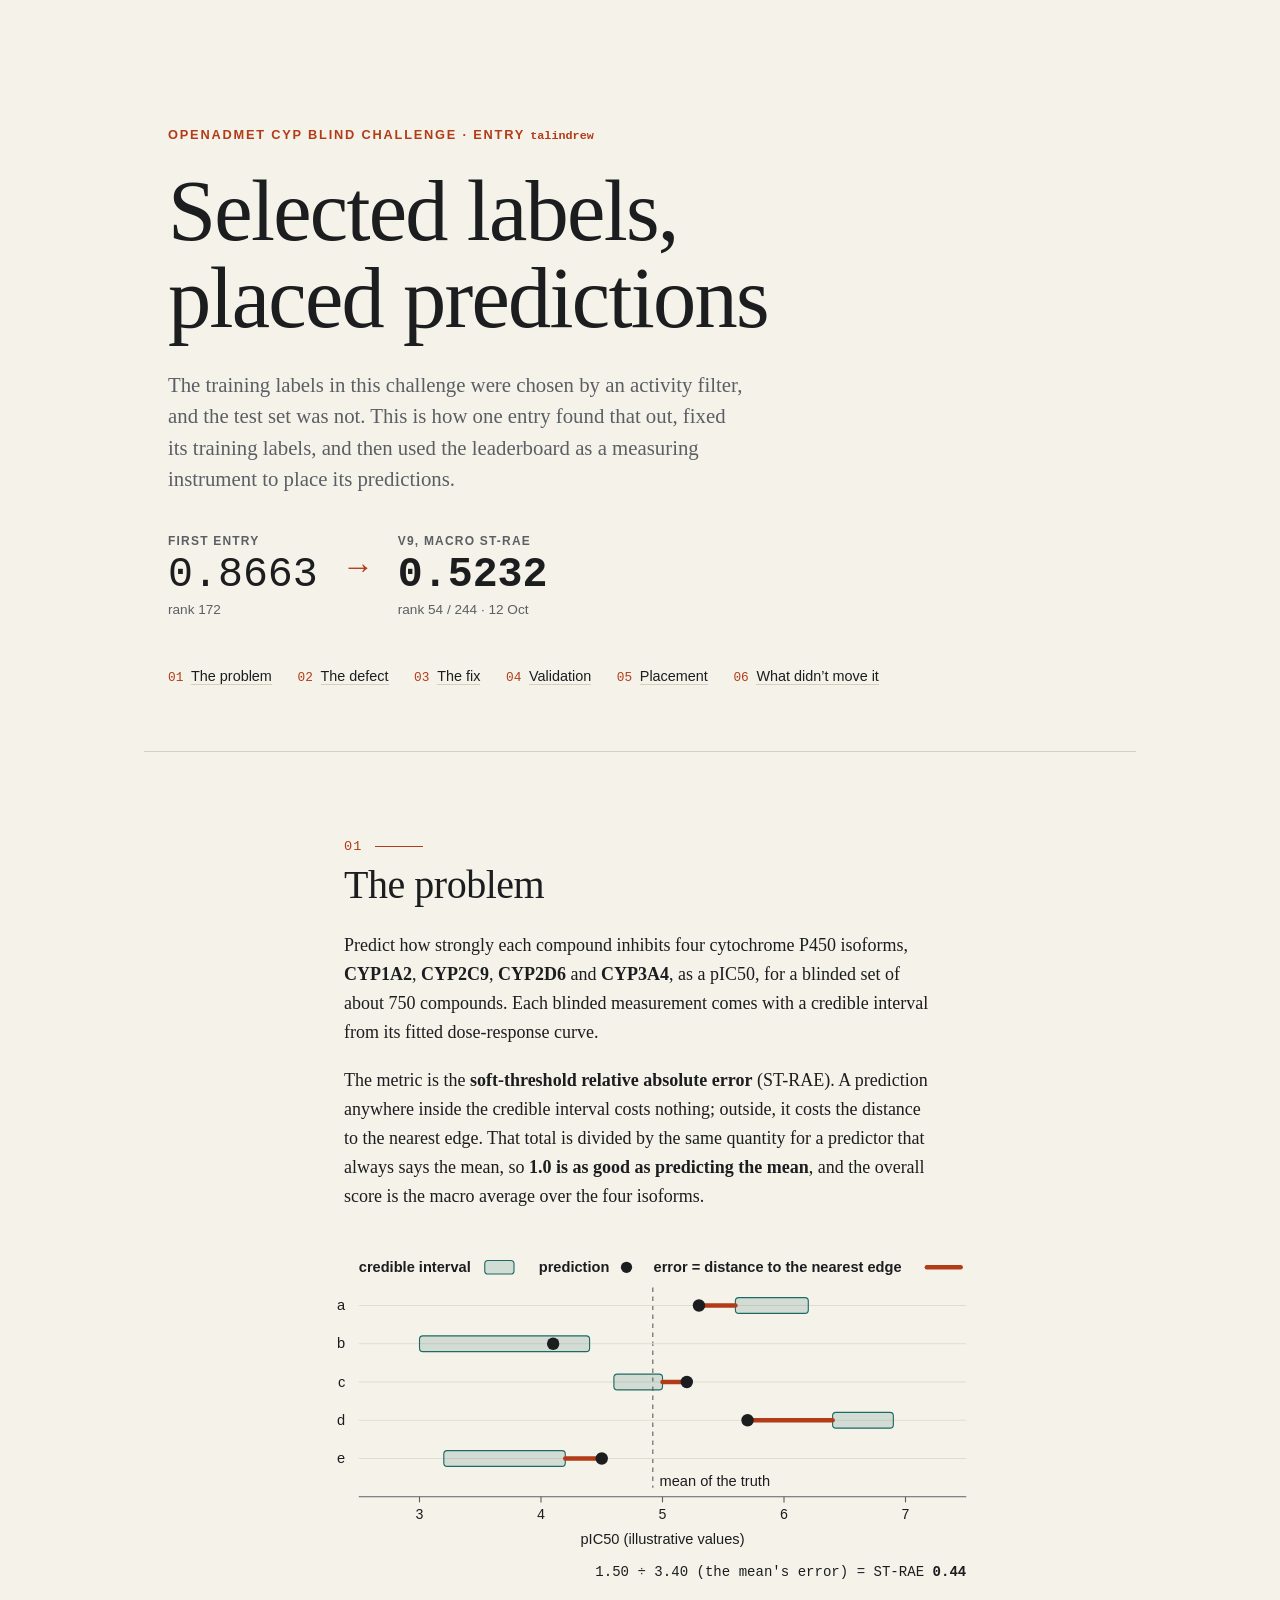
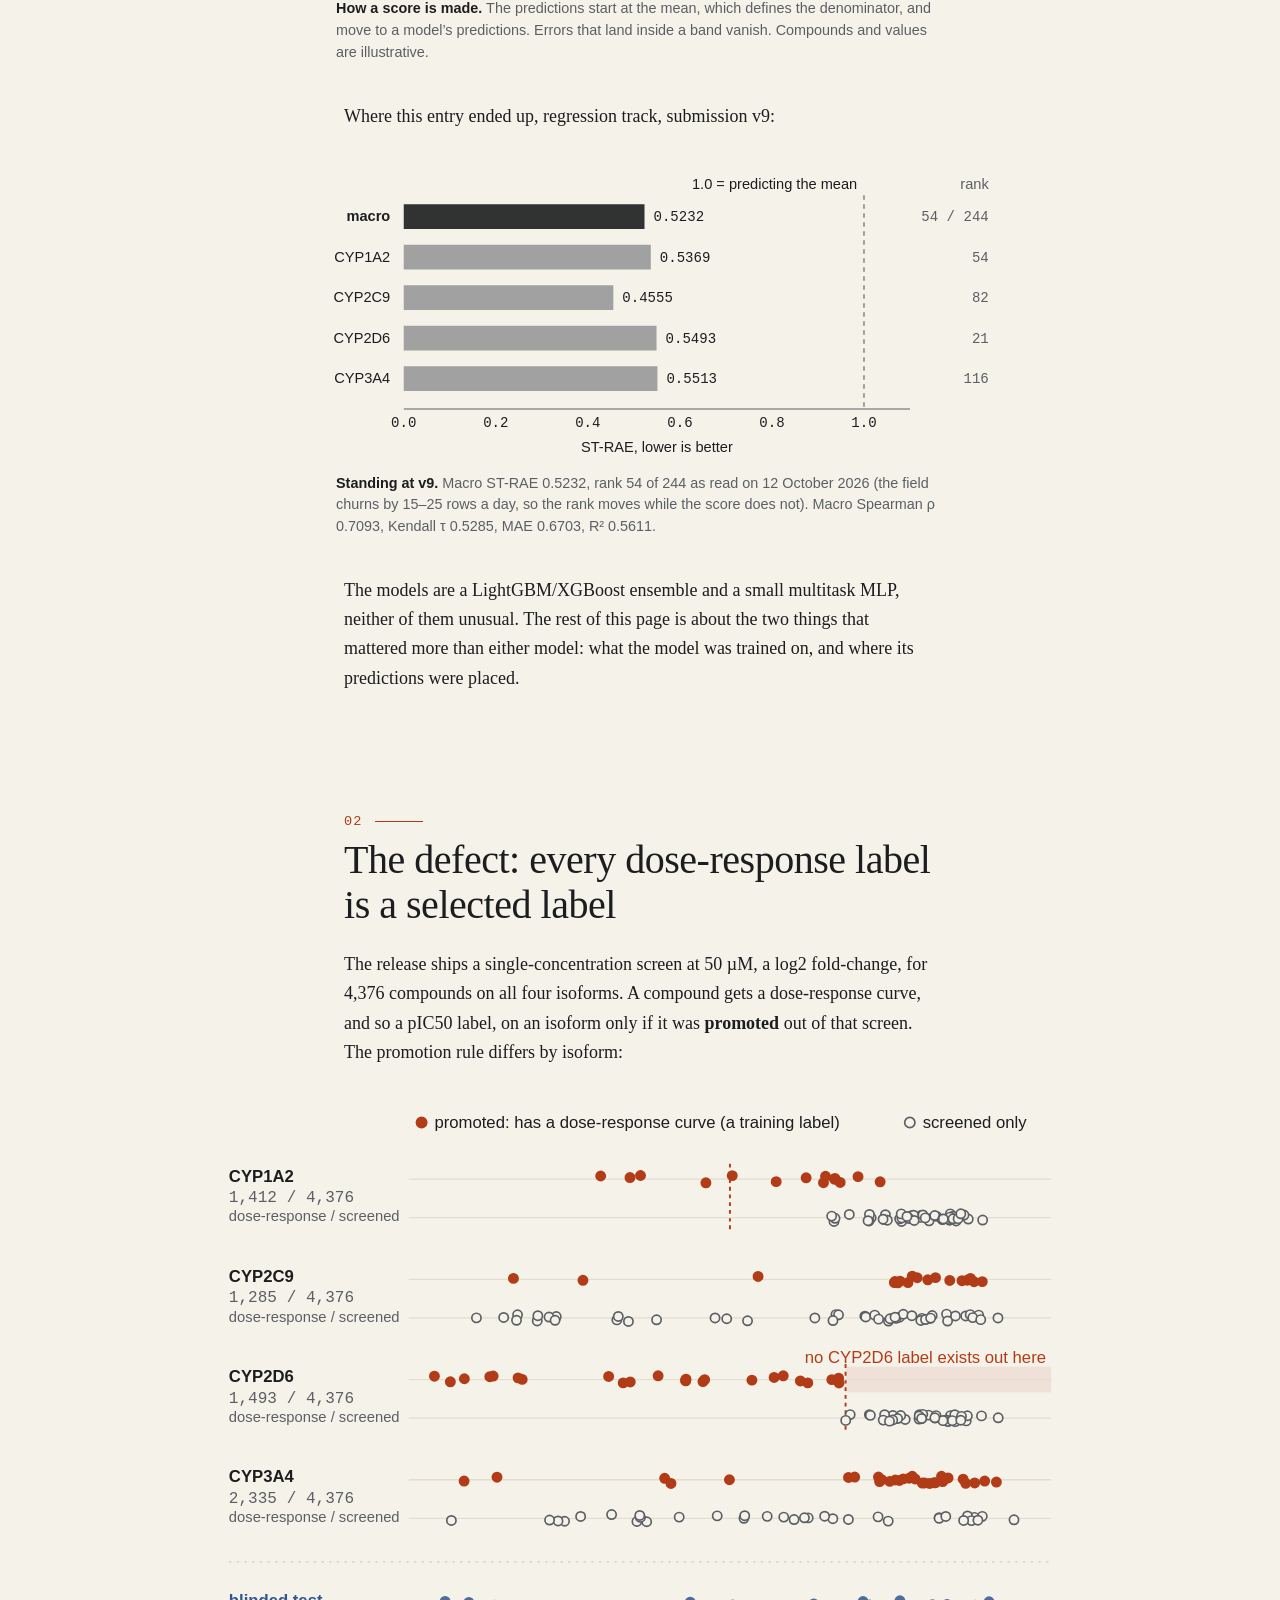
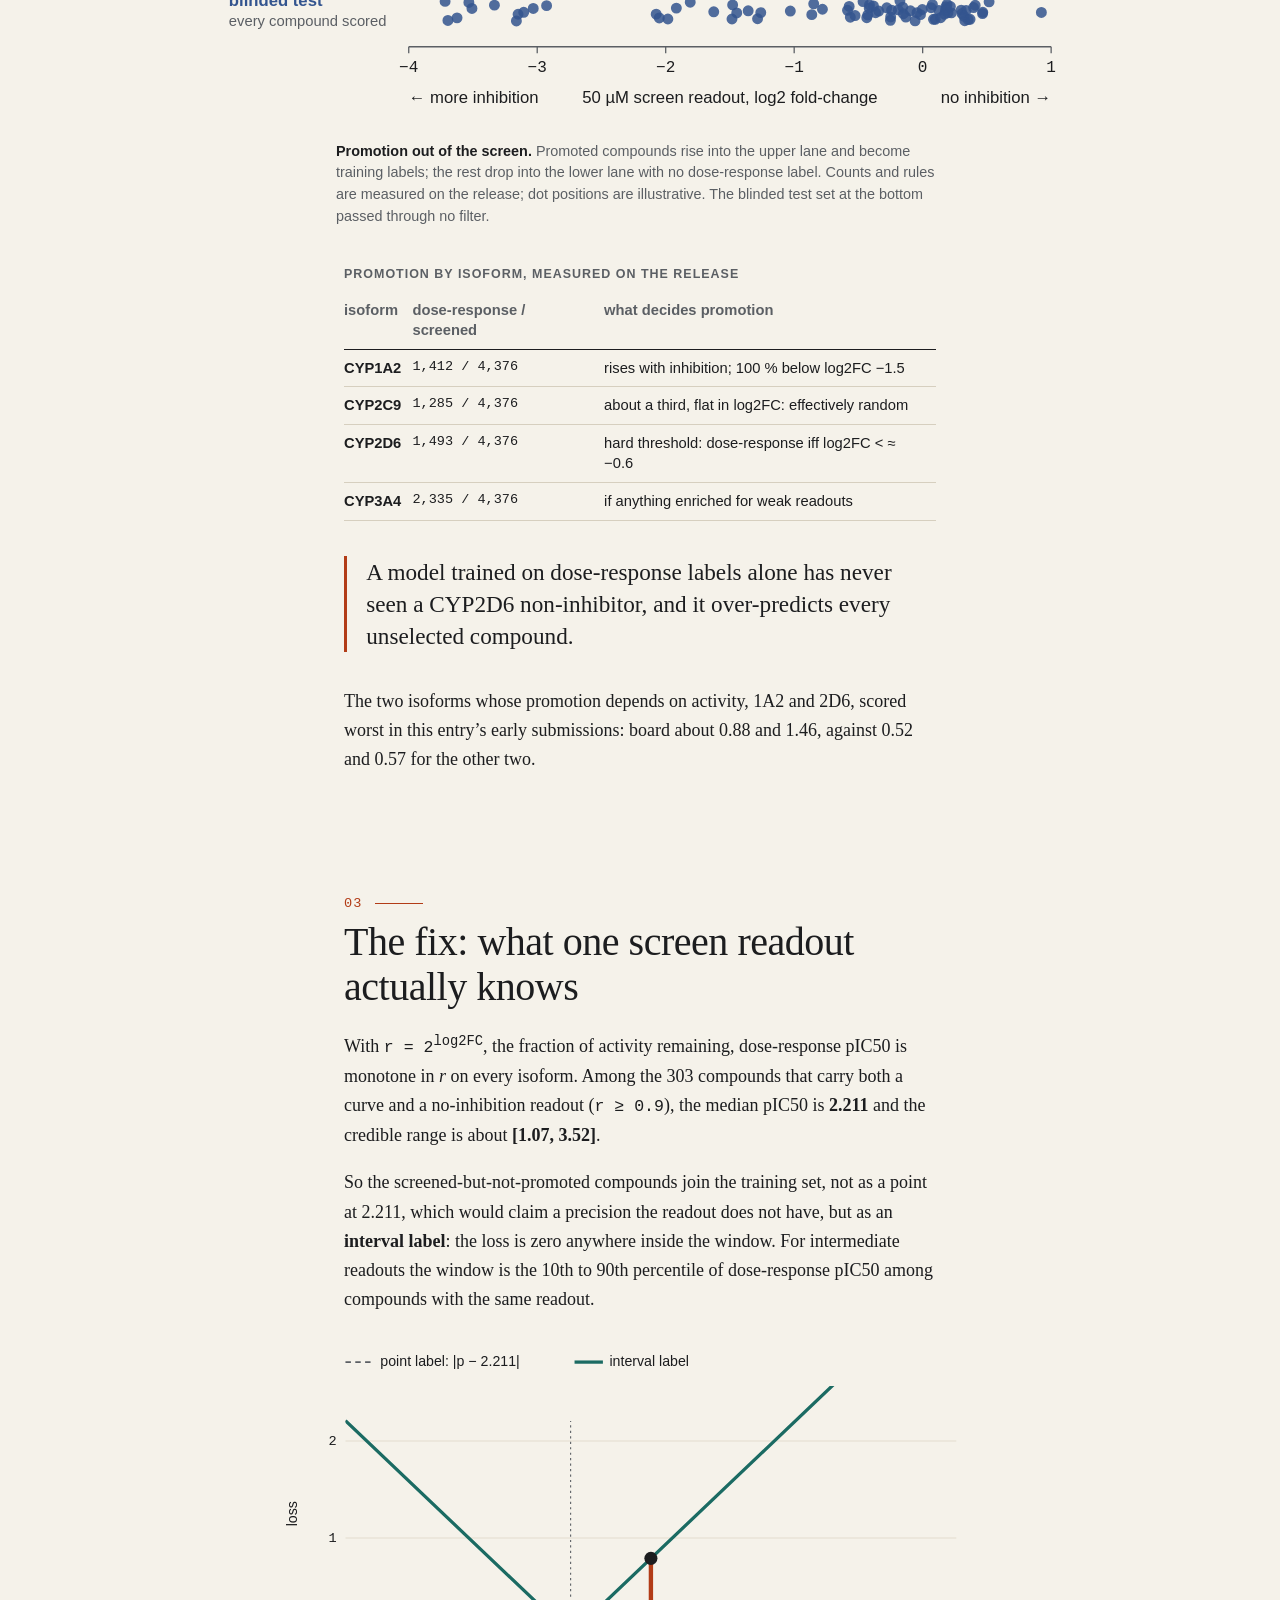
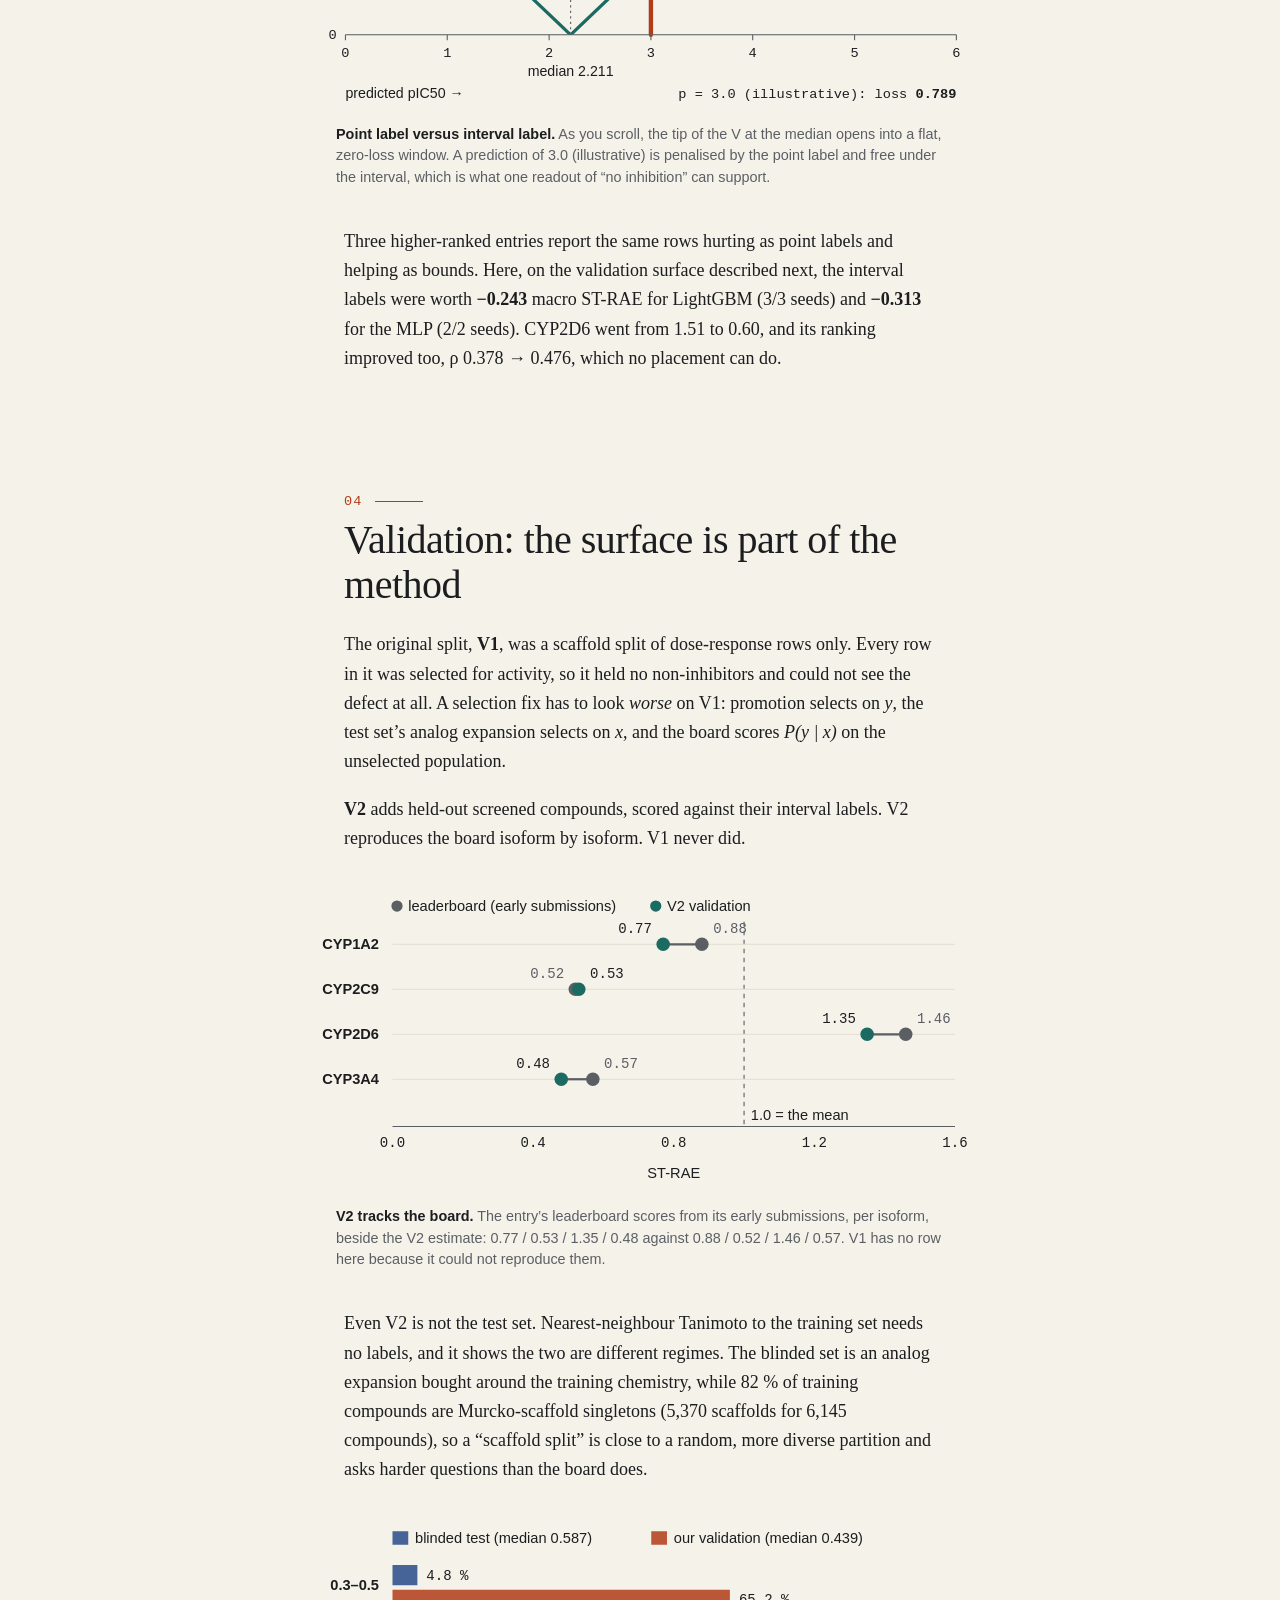
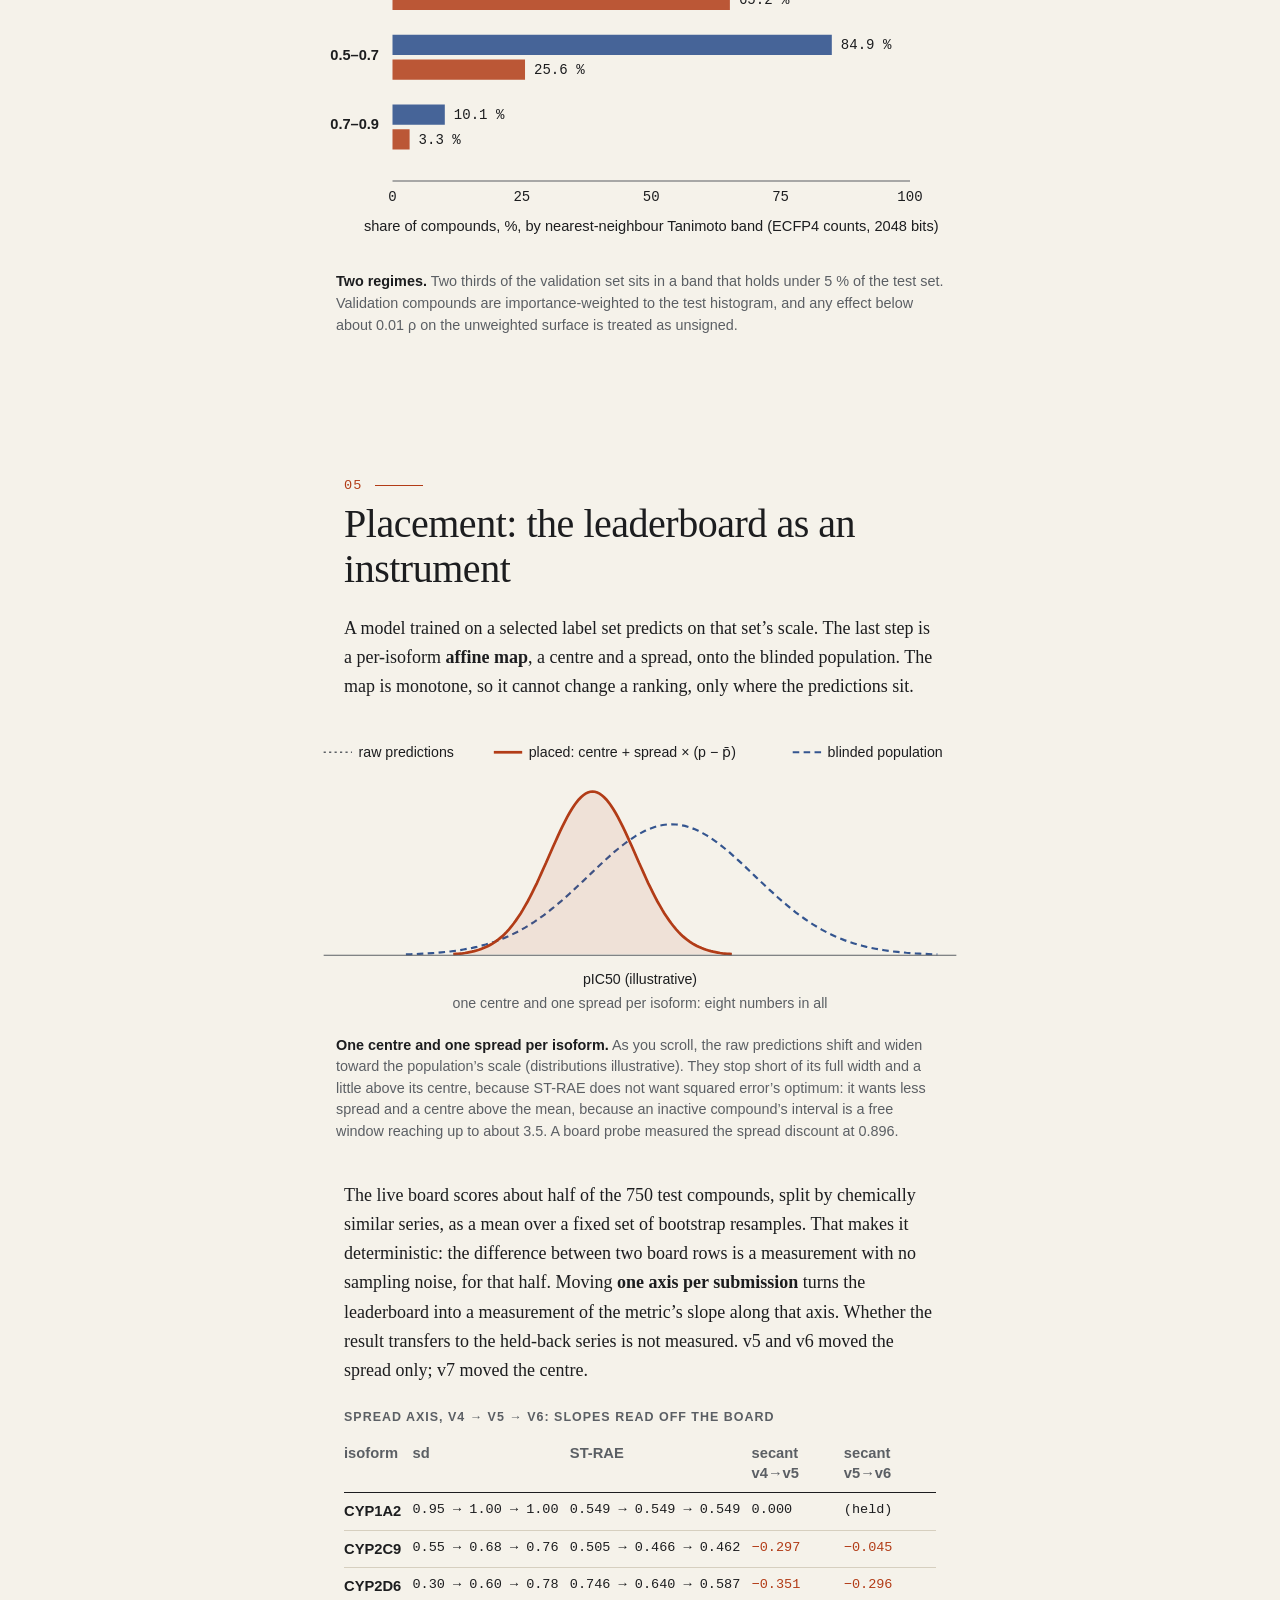
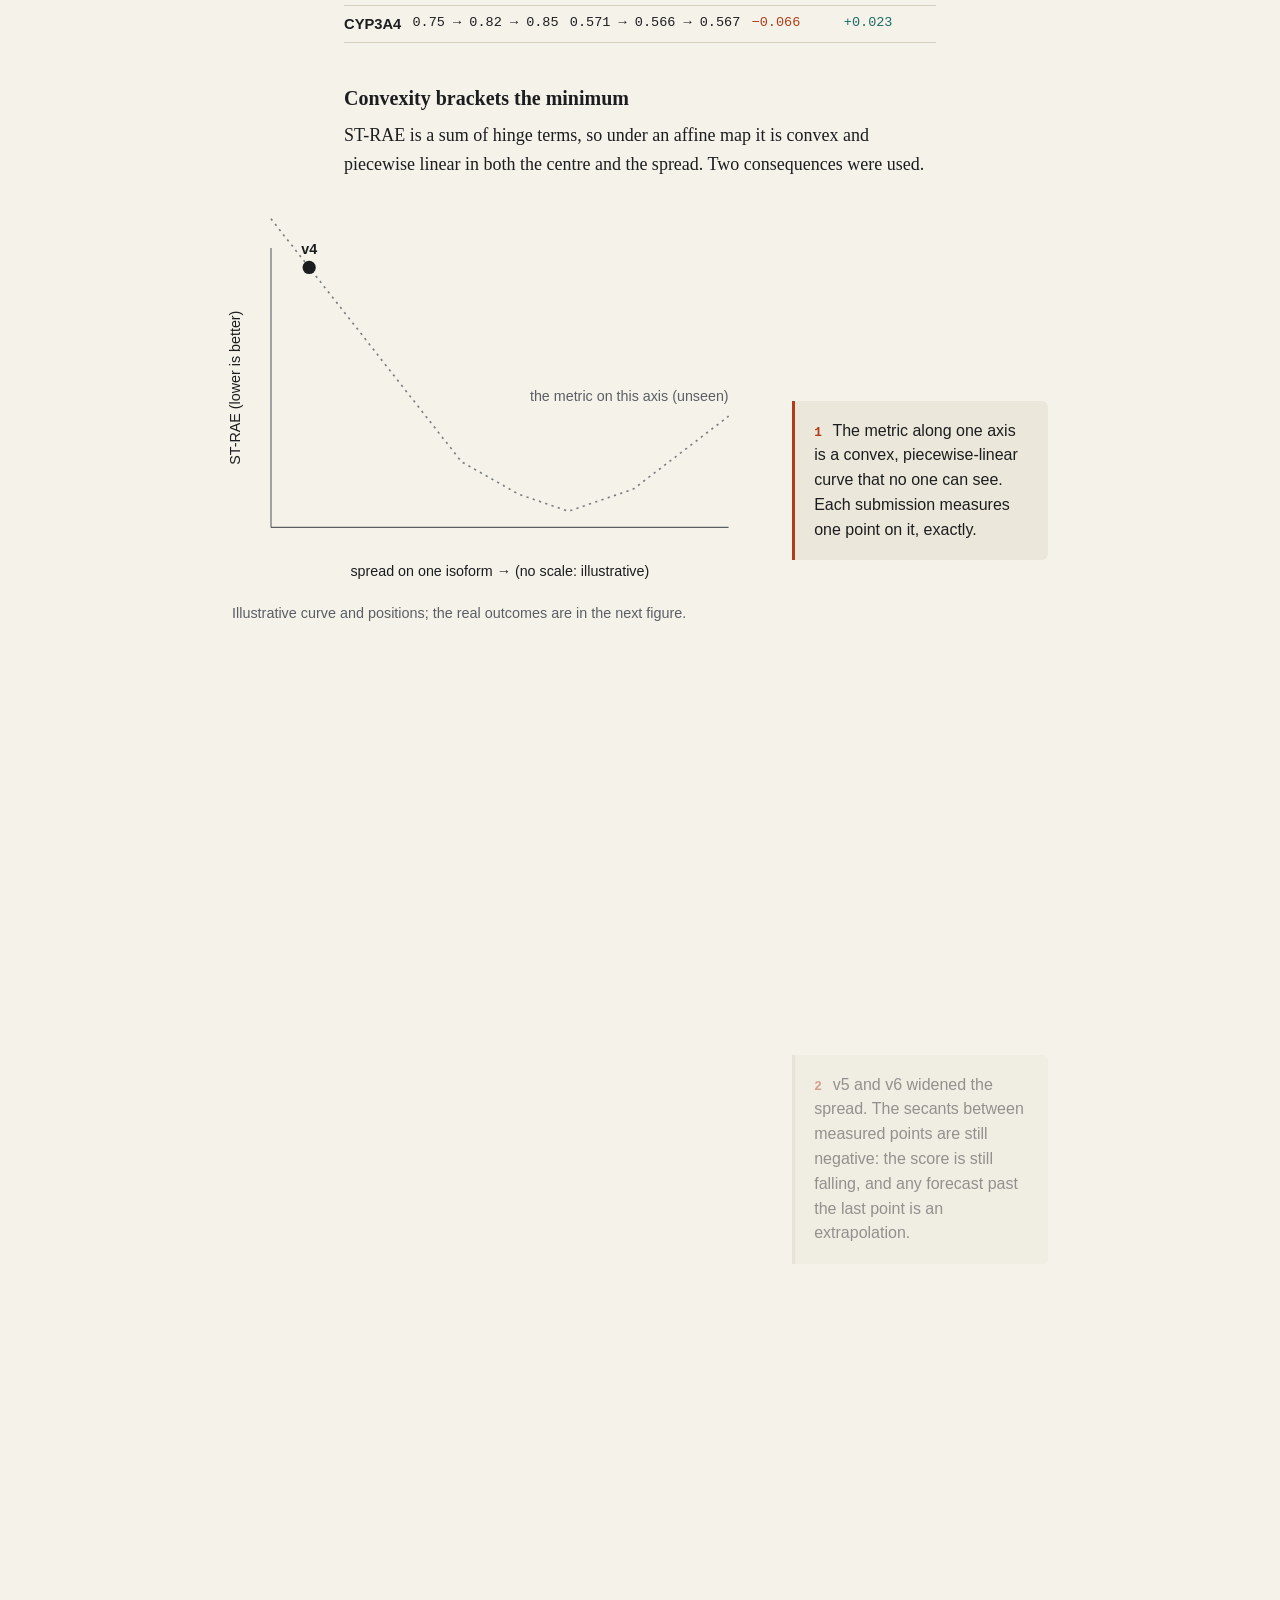
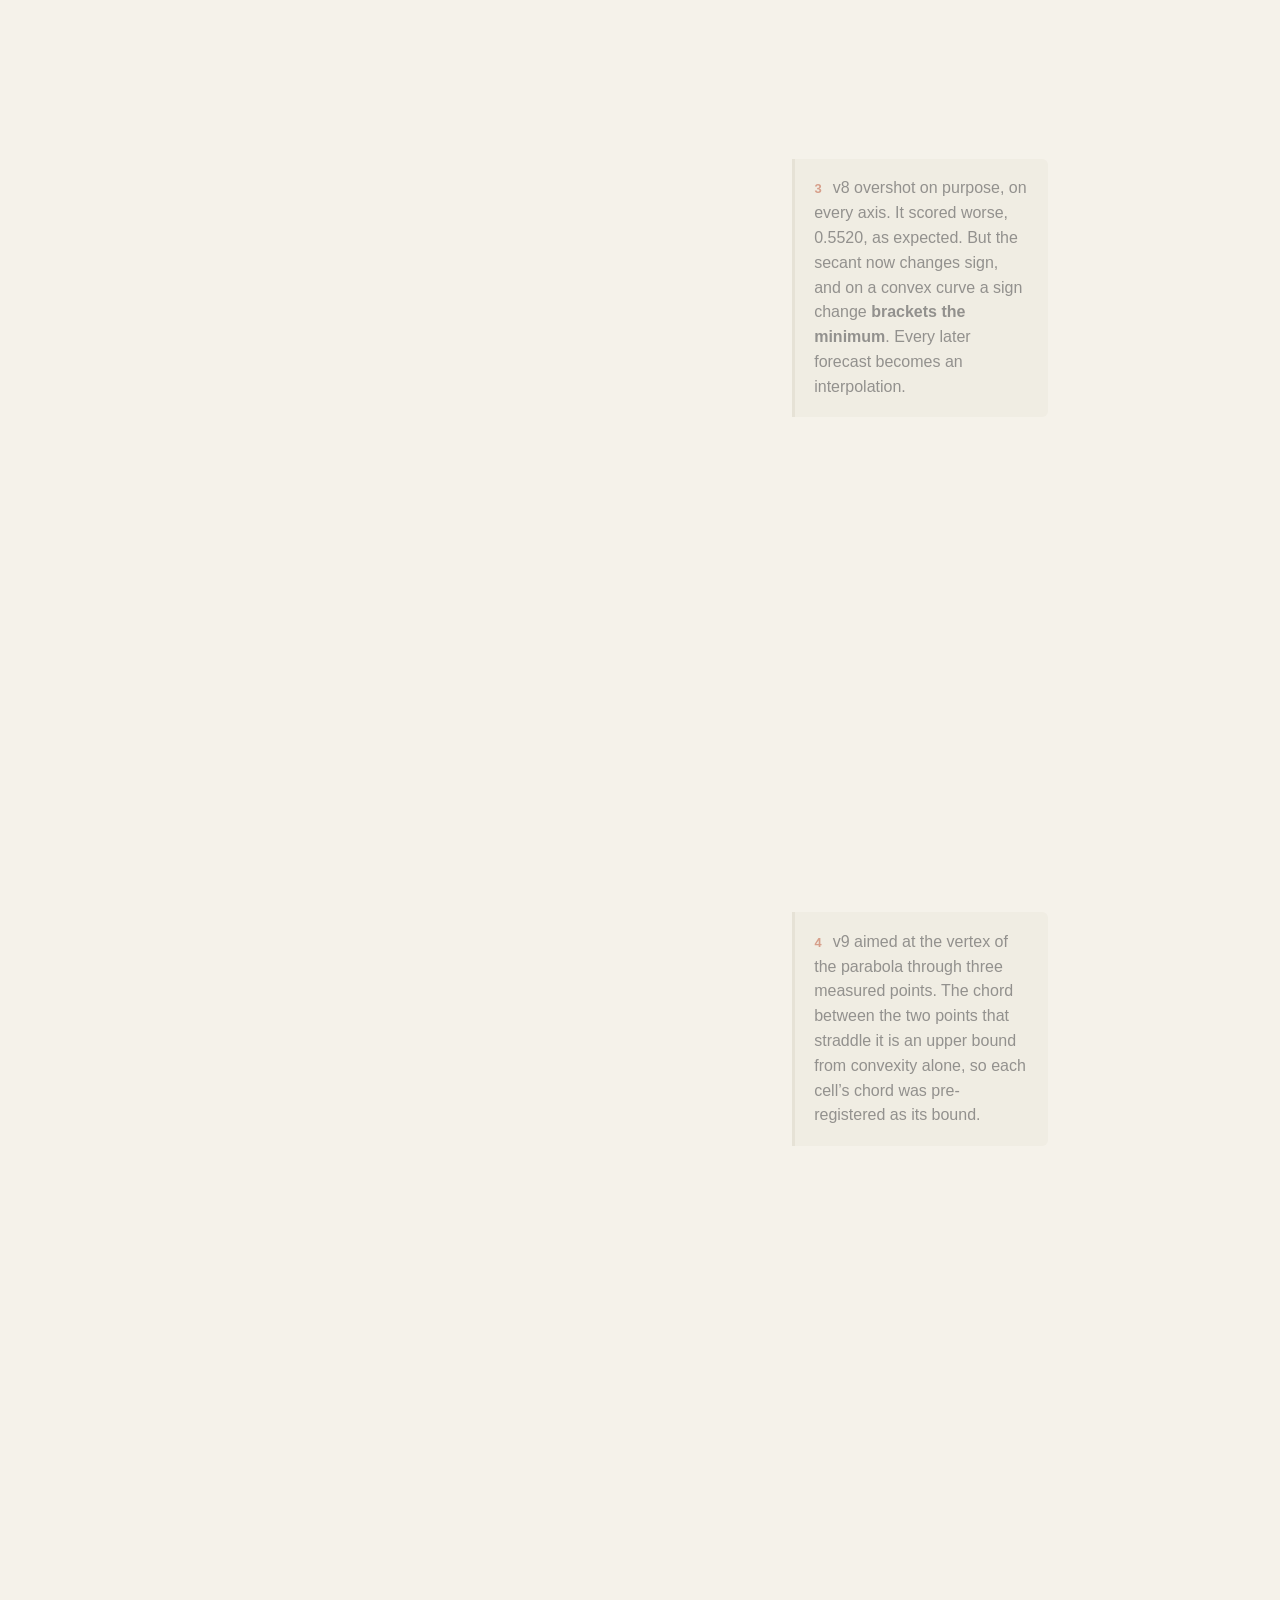
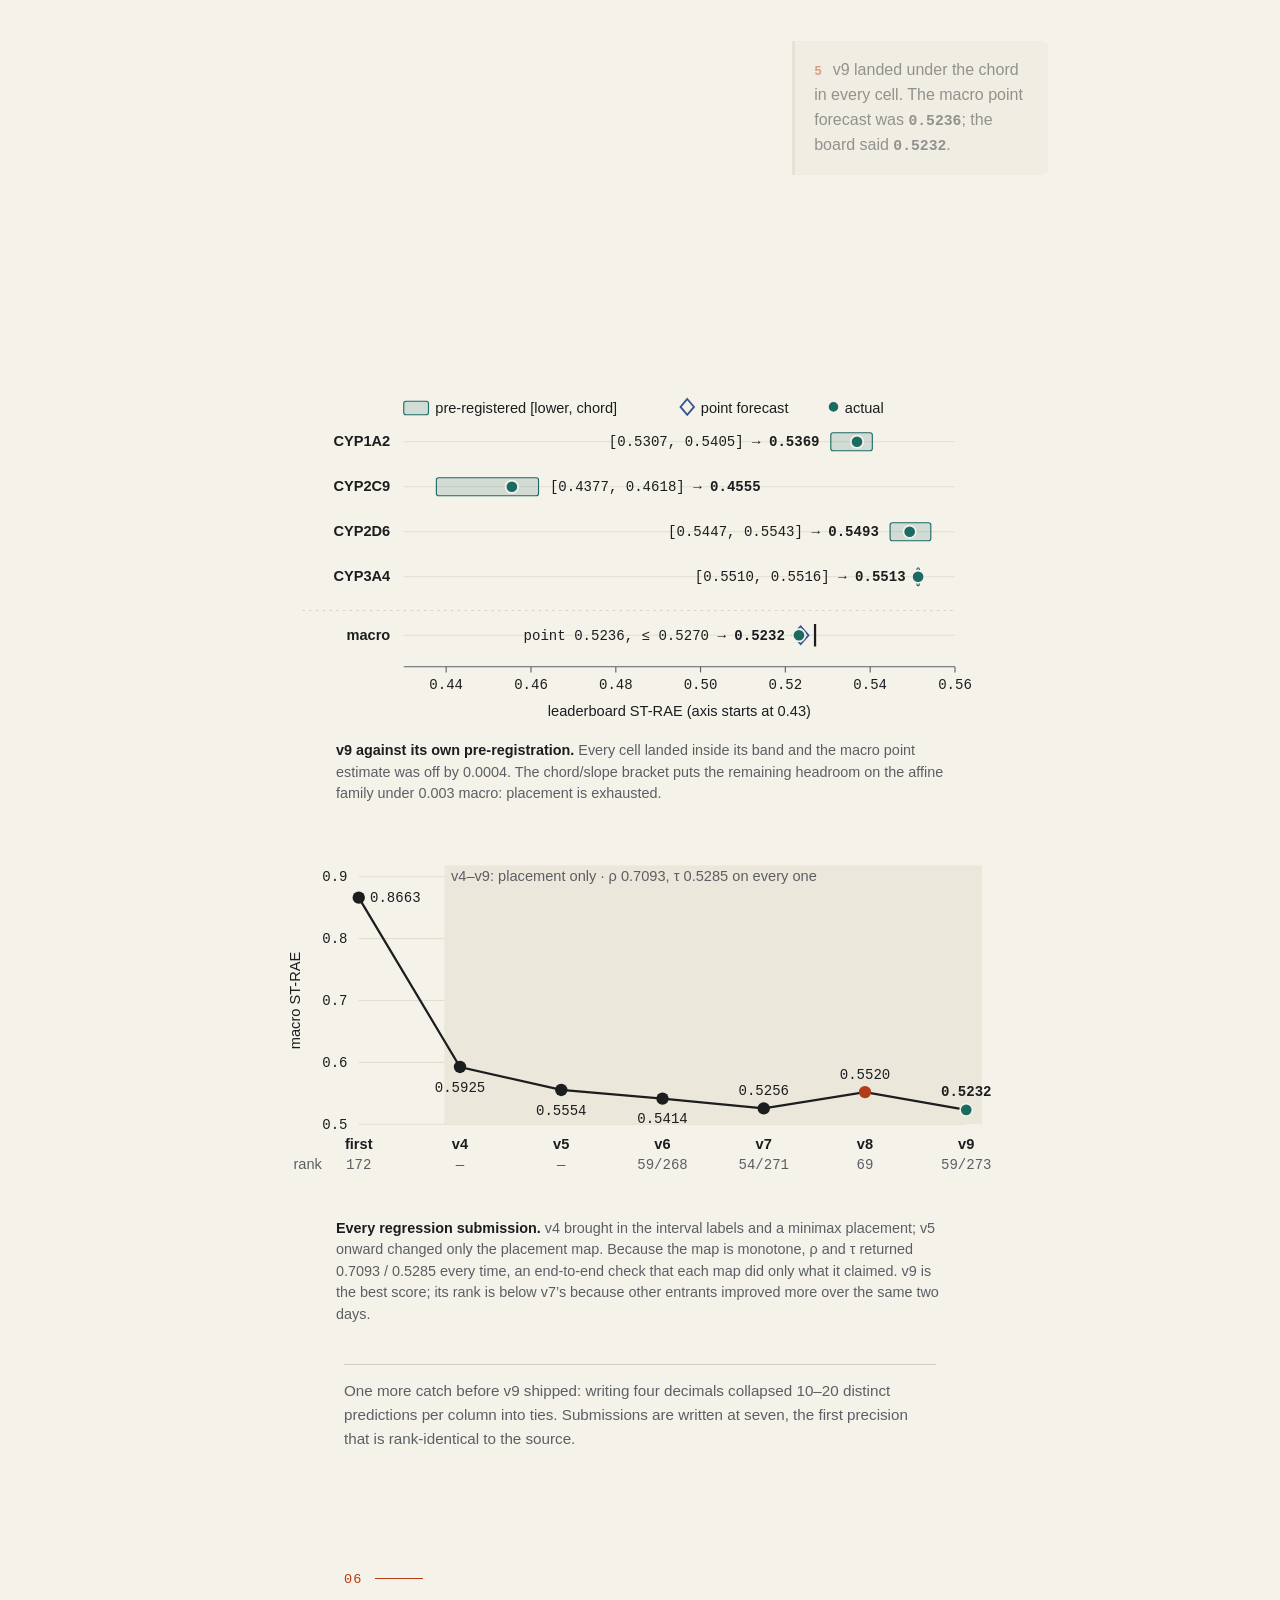
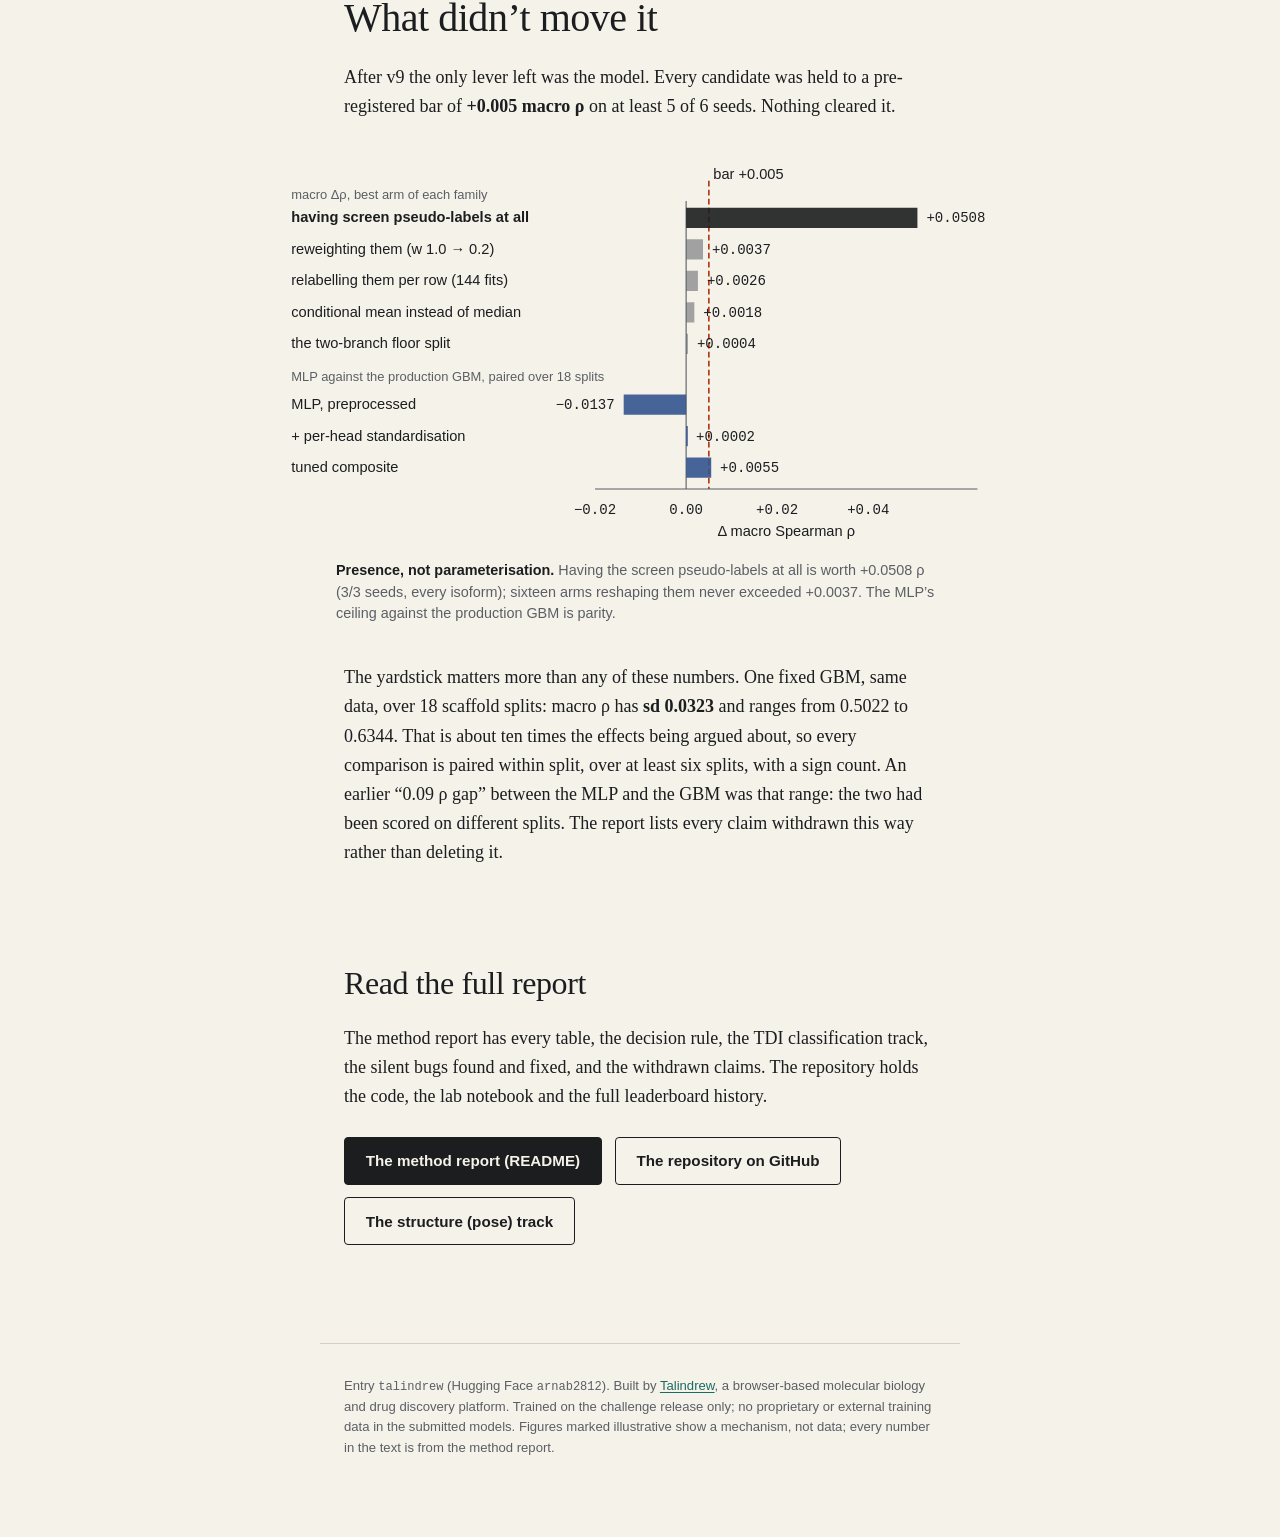
<file: site/index.html>
<!doctype html>
<html lang="en" class="no-js">
<head>
<meta charset="utf-8">
<meta name="viewport" content="width=device-width, initial-scale=1">
<title>Selected labels, placed predictions — talindrew in the OpenADMET CYP challenge</title>
<meta name="description" content="How the talindrew entry approached the OpenADMET CYP blind challenge: the selection defect in the dose-response labels, interval labels for screened compounds, a validation surface that reproduces the board, and placement read off the leaderboard.">
<meta name="color-scheme" content="light dark">
<link rel="icon" href="favicon.svg" type="image/svg+xml">
<link rel="stylesheet" href="style.css">
<script>document.documentElement.classList.replace('no-js','js')</script>
</head>
<body>
<div class="progress" aria-hidden="true"><span></span></div>
<a class="skip" href="#problem">Skip to the explainer</a>

<header class="hero">
  <p class="kicker">OpenADMET CYP blind challenge · entry <span class="mono">talindrew</span></p>
  <h1>Selected labels,<br>placed predictions</h1>
  <p class="dek">The training labels in this challenge were chosen by an activity filter, and the test set was not. This is how one entry found that out, fixed its training labels, and then used the leaderboard as a measuring instrument to place its predictions.</p>
  <dl class="hero-stats">
    <div><dt>first entry</dt><dd class="mono">0.8663</dd><dd class="sub">rank 172</dd></div>
    <div class="arrow" aria-hidden="true">→</div>
    <div><dt>v9, macro ST-RAE</dt><dd class="mono strong">0.5232</dd><dd class="sub">rank 54 / 244 · 12 Oct</dd></div>
  </dl>
  <nav class="toc" aria-label="Chapters">
    <ol>
      <li><a href="#problem">The problem</a></li>
      <li><a href="#defect">The defect</a></li>
      <li><a href="#fix">The fix</a></li>
      <li><a href="#validation">Validation</a></li>
      <li><a href="#placement">Placement</a></li>
      <li><a href="#null">What didn’t move it</a></li>
    </ol>
  </nav>
</header>

<main>

<section id="problem" class="chapter">
  <p class="chap-no">01</p>
  <h2>The problem</h2>
  <p>Predict how strongly each compound inhibits four cytochrome P450 isoforms, <b>CYP1A2</b>, <b>CYP2C9</b>, <b>CYP2D6</b> and <b>CYP3A4</b>, as a pIC50, for a blinded set of about 750 compounds. Each blinded measurement comes with a credible interval from its fitted dose-response curve.</p>
  <p>The metric is the <b>soft-threshold relative absolute error</b> (ST-RAE). A prediction anywhere inside the credible interval costs nothing; outside, it costs the distance to the nearest edge. That total is divided by the same quantity for a predictor that always says the mean, so <b>1.0 is as good as predicting the mean</b>, and the overall score is the macro average over the four isoforms.</p>
  <figure class="fig">
    <svg id="fig-metric" class="reveal" viewBox="0 0 640 300" role="img"
 aria-labelledby="fig-metric-t fig-metric-d" data-mean="4.92" data-x0="70" data-x1="610">
<title id="fig-metric-t">How ST-RAE scores a prediction (illustrative)</title>
<desc id="fig-metric-d">Five illustrative compounds, each with a credible interval drawn as a band. A prediction inside its band costs nothing; outside, it costs the distance to the nearest edge. Predicting the mean for every compound gives the denominator; the model's total divided by it is the score.</desc>
<text class="lab strong" x="70" y="22">credible interval</text>
<rect class="ci" x="182" y="12" width="26" height="12" rx="3"/>
<text class="lab strong" x="230" y="22">prediction</text><circle class="m-pred" cx="308" cy="18" r="5"/>
<text class="lab strong" x="332" y="22">error = distance to the nearest edge</text>
<line class="m-err" x1="575" x2="605" y1="18" y2="18"/>
<line class="mean-line" x1="331.4" x2="331.4" y1="36" y2="214"/>
<text class="lab" x="337.4" y="212">mean of the truth</text>
<g class="m-row" data-lo="5.6" data-hi="6.2" data-p="5.3"><line class="axis-faint" x1="70" x2="610" y1="52" y2="52"/><rect class="ci" x="404.8" y="45" width="64.8" height="14" rx="3"/><line class="m-err" x1="372.4" x2="404.8" y1="52" y2="52"/><circle class="m-pred" cx="372.4" cy="52" r="5.5"/><text class="lab" x="58" y="56" text-anchor="end">a</text></g><g class="m-row" data-lo="3.0" data-hi="4.4" data-p="4.1"><line class="axis-faint" x1="70" x2="610" y1="86" y2="86"/><rect class="ci" x="124.0" y="79" width="151.2" height="14" rx="3"/><line class="m-err" x1="242.8" x2="242.8" y1="86" y2="86"/><circle class="m-pred" cx="242.8" cy="86" r="5.5"/><text class="lab" x="58" y="90" text-anchor="end">b</text></g><g class="m-row" data-lo="4.6" data-hi="5.0" data-p="5.2"><line class="axis-faint" x1="70" x2="610" y1="120" y2="120"/><rect class="ci" x="296.8" y="113" width="43.2" height="14" rx="3"/><line class="m-err" x1="340.0" x2="361.6" y1="120" y2="120"/><circle class="m-pred" cx="361.6" cy="120" r="5.5"/><text class="lab" x="58" y="124" text-anchor="end">c</text></g><g class="m-row" data-lo="6.4" data-hi="6.9" data-p="5.7"><line class="axis-faint" x1="70" x2="610" y1="154" y2="154"/><rect class="ci" x="491.2" y="147" width="54.0" height="14" rx="3"/><line class="m-err" x1="415.6" x2="491.2" y1="154" y2="154"/><circle class="m-pred" cx="415.6" cy="154" r="5.5"/><text class="lab" x="58" y="158" text-anchor="end">d</text></g><g class="m-row" data-lo="3.2" data-hi="4.2" data-p="4.5"><line class="axis-faint" x1="70" x2="610" y1="188" y2="188"/><rect class="ci" x="145.6" y="181" width="108.0" height="14" rx="3"/><line class="m-err" x1="253.6" x2="286.0" y1="188" y2="188"/><circle class="m-pred" cx="286.0" cy="188" r="5.5"/><text class="lab" x="58" y="192" text-anchor="end">e</text></g>
<line class="axis" x1="70" x2="610" y1="222" y2="222"/><line class="tick" x1="124.0" x2="124.0" y1="222" y2="227"/><text class="lab num" x="124.0" y="242" text-anchor="middle">3</text><line class="tick" x1="232.0" x2="232.0" y1="222" y2="227"/><text class="lab num" x="232.0" y="242" text-anchor="middle">4</text><line class="tick" x1="340.0" x2="340.0" y1="222" y2="227"/><text class="lab num" x="340.0" y="242" text-anchor="middle">5</text><line class="tick" x1="448.0" x2="448.0" y1="222" y2="227"/><text class="lab num" x="448.0" y="242" text-anchor="middle">6</text><line class="tick" x1="556.0" x2="556.0" y1="222" y2="227"/><text class="lab num" x="556.0" y="242" text-anchor="middle">7</text>
<text class="lab" x="340.0" y="264" text-anchor="middle">pIC50 (illustrative values)</text>
<text class="lab num readout" x="610" y="292" text-anchor="end"><tspan class="m-sum">1.50</tspan> ÷ <tspan>3.40</tspan> (the mean's error) = ST-RAE <tspan class="m-ratio strong">0.44</tspan></text>
</svg>
    <figcaption><b>How a score is made.</b> The predictions start at the mean, which defines the denominator, and move to a model’s predictions. Errors that land inside a band vanish. Compounds and values are illustrative.</figcaption>
  </figure>
  <p>Where this entry ended up, regression track, submission v9:</p>
  <figure class="fig">
    <svg id="fig-standing" class="reveal" viewBox="0 0 640 260" role="img" aria-labelledby="fig-standing-t">
<title id="fig-standing-t">v9 leaderboard ST-RAE as read on 12 October 2026: macro 0.5232 (rank 54 of 244); CYP1A2 0.5369 (54), CYP2C9 0.4555 (82), CYP2D6 0.5493 (21), CYP3A4 0.5513 (116). 1.0 is predicting the mean.</title>
<text class="lab muted" x="630" y="20" text-anchor="end">rank</text>
<line class="mean-line" x1="519.1" x2="519.1" y1="26" y2="214"/>
<text class="lab" x="513.1" y="20" text-anchor="end">1.0 = predicting the mean</text>
<text class="lab strong" x="98" y="49" text-anchor="end">macro</text><rect class="bar bar-ink grow" style="--d:0ms" x="110" y="34" width="214.0" height="22"/><text class="lab num" x="332.0" y="49">0.5232</text><text class="lab num muted" x="630" y="49" text-anchor="end">54 / 244</text><text class="lab " x="98" y="85" text-anchor="end">CYP1A2</text><rect class="bar grow" style="--d:90ms" x="110" y="70" width="219.6" height="22"/><text class="lab num" x="337.6" y="85">0.5369</text><text class="lab num muted" x="630" y="85" text-anchor="end">54</text><text class="lab " x="98" y="121" text-anchor="end">CYP2C9</text><rect class="bar grow" style="--d:180ms" x="110" y="106" width="186.3" height="22"/><text class="lab num" x="304.3" y="121">0.4555</text><text class="lab num muted" x="630" y="121" text-anchor="end">82</text><text class="lab " x="98" y="157" text-anchor="end">CYP2D6</text><rect class="bar grow" style="--d:270ms" x="110" y="142" width="224.7" height="22"/><text class="lab num" x="342.7" y="157">0.5493</text><text class="lab num muted" x="630" y="157" text-anchor="end">21</text><text class="lab " x="98" y="193" text-anchor="end">CYP3A4</text><rect class="bar grow" style="--d:360ms" x="110" y="178" width="225.5" height="22"/><text class="lab num" x="343.5" y="193">0.5513</text><text class="lab num muted" x="630" y="193" text-anchor="end">116</text>
<line class="axis" x1="110" x2="560" y1="216" y2="216"/><text class="lab num" x="110.0" y="232" text-anchor="middle">0.0</text><text class="lab num" x="191.8" y="232" text-anchor="middle">0.2</text><text class="lab num" x="273.6" y="232" text-anchor="middle">0.4</text><text class="lab num" x="355.5" y="232" text-anchor="middle">0.6</text><text class="lab num" x="437.3" y="232" text-anchor="middle">0.8</text><text class="lab num" x="519.1" y="232" text-anchor="middle">1.0</text>
<text class="lab" x="335.0" y="254" text-anchor="middle">ST-RAE, lower is better</text>
</svg>
    <figcaption><b>Standing at v9.</b> Macro ST-RAE 0.5232, rank 54 of 244 as read on 12 October 2026 (the field churns by 15–25 rows a day, so the rank moves while the score does not). Macro Spearman ρ 0.7093, Kendall τ 0.5285, MAE 0.6703, R² 0.5611.</figcaption>
  </figure>
  <p>The models are a LightGBM/XGBoost ensemble and a small multitask MLP, neither of them unusual. The rest of this page is about the two things that mattered more than either model: what the model was trained on, and where its predictions were placed.</p>
</section>

<section id="defect" class="chapter">
  <p class="chap-no">02</p>
  <h2>The defect: every dose-response label is a selected label</h2>
  <p>The release ships a single-concentration screen at 50 µM, a log2 fold-change, for 4,376 compounds on all four isoforms. A compound gets a dose-response curve, and so a pIC50 label, on an isoform only if it was <b>promoted</b> out of that screen. The promotion rule differs by isoform:</p>
  <figure class="fig fig-wide">
    <div class="scroll-x"><svg id="fig-screen" class="reveal wide" viewBox="0 0 660 486" role="img" aria-labelledby="fig-screen-t fig-screen-d">
<title id="fig-screen-t">Promotion out of the 50 µM screen, per isoform (dot positions illustrative; counts real)</title>
<desc id="fig-screen-d">Each row is one isoform's single-concentration screen. Compounds promoted to a dose-response curve rise to the upper lane; the rest stay in the lower lane with no dose-response label. CYP1A2 promotes more as inhibition rises and every compound below log2FC −1.5; CYP2C9 promotes about a third at random; CYP2D6 promotes only below about −0.6, so no compound to the right of that line has a CYP2D6 label; CYP3A4 promotes slightly more of the weak readouts. The blinded test set below is not filtered.</desc>
<circle class="dot pro key" cx="160" cy="16" r="4"/><text class="lab" x="170" y="20">promoted: has a dose-response curve (a training label)</text>
<circle class="dot scr key" cx="540" cy="16" r="4"/><text class="lab" x="550" y="20">screened only</text>
<g class="s-row"><line class="thresh" x1="400.0" x2="400.0" y1="48" y2="100"/><line class="lane" x1="150" x2="650" y1="60" y2="60"/><line class="lane" x1="150" x2="650" y1="90" y2="90"/><text class="lab strong" x="10" y="62">CYP1A2</text><text class="lab num muted" x="10" y="78">1,412 / 4,376</text><text class="lab muted small" x="10" y="93">dose-response / screened</text><circle class="dot scr" cx="533.6" cy="93.0" r="3.6" style="--dy:-16.0px;--d:345ms"/><circle class="dot scr" cx="560.9" cy="89.0" r="3.6" style="--dy:-16.0px;--d:369ms"/><circle class="dot scr" cx="571.5" cy="87.1" r="3.6" style="--dy:-16.0px;--d:379ms"/><circle class="dot scr" cx="548.6" cy="88.4" r="3.6" style="--dy:-16.0px;--d:358ms"/><circle class="dot scr" cx="571.9" cy="90.3" r="3.6" style="--dy:-16.0px;--d:379ms"/><circle class="dot scr" cx="548.1" cy="89.8" r="3.6" style="--dy:-16.0px;--d:358ms"/><circle class="dot scr" cx="570.9" cy="92.0" r="3.6" style="--dy:-16.0px;--d:378ms"/><circle class="dot pro" cx="322.2" cy="58.8" r="3.6" style="--dy:14.0px;--d:154ms"/><circle class="dot pro" cx="330.4" cy="57.2" r="3.6" style="--dy:14.0px;--d:162ms"/><circle class="dot pro" cx="481.7" cy="59.5" r="3.6" style="--dy:14.0px;--d:298ms"/><circle class="dot scr" cx="596.7" cy="91.9" r="3.6" style="--dy:-16.0px;--d:402ms"/><circle class="dot scr" cx="532.1" cy="90.9" r="3.6" style="--dy:-16.0px;--d:343ms"/><circle class="dot pro" cx="472.8" cy="62.8" r="3.6" style="--dy:14.0px;--d:290ms"/><circle class="dot scr" cx="533.8" cy="90.2" r="3.6" style="--dy:-16.0px;--d:345ms"/><circle class="dot scr" cx="570.7" cy="91.4" r="3.6" style="--dy:-16.0px;--d:378ms"/><circle class="dot scr" cx="509.9" cy="90.1" r="3.6" style="--dy:-16.0px;--d:323ms"/><circle class="dot scr" cx="573.5" cy="88.9" r="3.6" style="--dy:-16.0px;--d:381ms"/><circle class="dot scr" cx="508.3" cy="92.6" r="3.6" style="--dy:-16.0px;--d:322ms"/><circle class="dot pro" cx="436.0" cy="62.0" r="3.6" style="--dy:14.0px;--d:257ms"/><circle class="dot pro" cx="499.7" cy="58.1" r="3.6" style="--dy:14.0px;--d:314ms"/><circle class="dot scr" cx="572.5" cy="90.3" r="3.6" style="--dy:-16.0px;--d:380ms"/><circle class="dot pro" cx="485.8" cy="62.6" r="3.6" style="--dy:14.0px;--d:302ms"/><circle class="dot scr" cx="540.2" cy="89.2" r="3.6" style="--dy:-16.0px;--d:351ms"/><circle class="dot scr" cx="521.0" cy="87.7" r="3.6" style="--dy:-16.0px;--d:333ms"/><circle class="dot scr" cx="481.0" cy="93.0" r="3.6" style="--dy:-16.0px;--d:297ms"/><circle class="dot scr" cx="565.3" cy="91.5" r="3.6" style="--dy:-16.0px;--d:373ms"/><circle class="dot scr" cx="542.3" cy="89.8" r="3.6" style="--dy:-16.0px;--d:353ms"/><circle class="dot pro" cx="401.8" cy="57.3" r="3.6" style="--dy:14.0px;--d:226ms"/><circle class="dot pro" cx="381.3" cy="62.9" r="3.6" style="--dy:14.0px;--d:208ms"/><circle class="dot scr" cx="541.4" cy="88.8" r="3.6" style="--dy:-16.0px;--d:352ms"/><circle class="dot scr" cx="550.2" cy="87.9" r="3.6" style="--dy:-16.0px;--d:360ms"/><circle class="dot scr" cx="533.3" cy="87.1" r="3.6" style="--dy:-16.0px;--d:344ms"/><circle class="dot scr" cx="585.5" cy="91.1" r="3.6" style="--dy:-16.0px;--d:391ms"/><circle class="dot scr" cx="519.7" cy="91.4" r="3.6" style="--dy:-16.0px;--d:332ms"/><circle class="dot pro" cx="299.4" cy="57.6" r="3.6" style="--dy:14.0px;--d:134ms"/><circle class="dot scr" cx="540.1" cy="89.5" r="3.6" style="--dy:-16.0px;--d:351ms"/><circle class="dot pro" cx="474.4" cy="57.8" r="3.6" style="--dy:14.0px;--d:291ms"/><circle class="dot pro" cx="459.3" cy="59.0" r="3.6" style="--dy:14.0px;--d:278ms"/><circle class="dot pro" cx="516.9" cy="62.1" r="3.6" style="--dy:14.0px;--d:330ms"/><circle class="dot pro" cx="481.3" cy="60.1" r="3.6" style="--dy:14.0px;--d:298ms"/><circle class="dot scr" cx="481.8" cy="90.5" r="3.6" style="--dy:-16.0px;--d:298ms"/><circle class="dot scr" cx="522.5" cy="92.0" r="3.6" style="--dy:-16.0px;--d:335ms"/><circle class="dot scr" cx="554.6" cy="90.9" r="3.6" style="--dy:-16.0px;--d:364ms"/><circle class="dot scr" cx="492.9" cy="87.5" r="3.6" style="--dy:-16.0px;--d:308ms"/><circle class="dot scr" cx="555.0" cy="92.5" r="3.6" style="--dy:-16.0px;--d:364ms"/><circle class="dot scr" cx="559.4" cy="88.4" r="3.6" style="--dy:-16.0px;--d:368ms"/><circle class="dot scr" cx="541.3" cy="88.5" r="3.6" style="--dy:-16.0px;--d:352ms"/><circle class="dot scr" cx="576.1" cy="92.6" r="3.6" style="--dy:-16.0px;--d:383ms"/><circle class="dot scr" cx="479.2" cy="88.8" r="3.6" style="--dy:-16.0px;--d:296ms"/><circle class="dot scr" cx="571.3" cy="89.6" r="3.6" style="--dy:-16.0px;--d:379ms"/><circle class="dot scr" cx="565.6" cy="91.2" r="3.6" style="--dy:-16.0px;--d:374ms"/><circle class="dot scr" cx="508.6" cy="87.5" r="3.6" style="--dy:-16.0px;--d:322ms"/><circle class="dot scr" cx="566.1" cy="91.0" r="3.6" style="--dy:-16.0px;--d:374ms"/><circle class="dot scr" cx="507.5" cy="92.4" r="3.6" style="--dy:-16.0px;--d:321ms"/><circle class="dot scr" cx="573.6" cy="90.9" r="3.6" style="--dy:-16.0px;--d:381ms"/><circle class="dot scr" cx="542.9" cy="88.1" r="3.6" style="--dy:-16.0px;--d:353ms"/><circle class="dot scr" cx="539.6" cy="90.7" r="3.6" style="--dy:-16.0px;--d:350ms"/><circle class="dot scr" cx="582.2" cy="88.0" r="3.6" style="--dy:-16.0px;--d:388ms"/><circle class="dot scr" cx="519.2" cy="91.2" r="3.6" style="--dy:-16.0px;--d:332ms"/><circle class="dot scr" cx="543.4" cy="92.2" r="3.6" style="--dy:-16.0px;--d:354ms"/><circle class="dot scr" cx="537.8" cy="89.1" r="3.6" style="--dy:-16.0px;--d:349ms"/><circle class="dot scr" cx="577.6" cy="90.8" r="3.6" style="--dy:-16.0px;--d:384ms"/><circle class="dot scr" cx="552.0" cy="90.2" r="3.6" style="--dy:-16.0px;--d:361ms"/><circle class="dot scr" cx="579.7" cy="87.0" r="3.6" style="--dy:-16.0px;--d:386ms"/></g><g class="s-row"><line class="lane" x1="150" x2="650" y1="138" y2="138"/><line class="lane" x1="150" x2="650" y1="168" y2="168"/><text class="lab strong" x="10" y="140">CYP2C9</text><text class="lab num muted" x="10" y="156">1,285 / 4,376</text><text class="lab muted small" x="10" y="171">dose-response / screened</text><circle class="dot scr" cx="250.0" cy="170.4" r="3.6" style="--dy:-16.0px;--d:150ms"/><circle class="dot scr" cx="388.4" cy="168.1" r="3.6" style="--dy:-16.0px;--d:274ms"/><circle class="dot scr" cx="575.5" cy="166.5" r="3.6" style="--dy:-16.0px;--d:442ms"/><circle class="dot scr" cx="413.7" cy="170.3" r="3.6" style="--dy:-16.0px;--d:297ms"/><circle class="dot scr" cx="555.5" cy="168.4" r="3.6" style="--dy:-16.0px;--d:424ms"/><circle class="dot scr" cx="505.0" cy="166.7" r="3.6" style="--dy:-16.0px;--d:379ms"/><circle class="dot scr" cx="482.5" cy="165.5" r="3.6" style="--dy:-16.0px;--d:359ms"/><circle class="dot pro" cx="528.4" cy="139.7" r="3.6" style="--dy:14.0px;--d:400ms"/><circle class="dot scr" cx="505.7" cy="167.3" r="3.6" style="--dy:-16.0px;--d:380ms"/><circle class="dot scr" cx="583.5" cy="166.5" r="3.6" style="--dy:-16.0px;--d:450ms"/><circle class="dot scr" cx="568.6" cy="165.1" r="3.6" style="--dy:-16.0px;--d:436ms"/><circle class="dot scr" cx="202.7" cy="168.0" r="3.6" style="--dy:-16.0px;--d:107ms"/><circle class="dot pro" cx="528.0" cy="140.6" r="3.6" style="--dy:14.0px;--d:400ms"/><circle class="dot pro" cx="596.4" cy="139.8" r="3.6" style="--dy:14.0px;--d:461ms"/><circle class="dot scr" cx="484.5" cy="165.6" r="3.6" style="--dy:-16.0px;--d:361ms"/><circle class="dot scr" cx="512.7" cy="165.9" r="3.6" style="--dy:-16.0px;--d:386ms"/><circle class="dot scr" cx="549.5" cy="168.4" r="3.6" style="--dy:-16.0px;--d:419ms"/><circle class="dot scr" cx="321.0" cy="170.8" r="3.6" style="--dy:-16.0px;--d:213ms"/><circle class="dot pro" cx="538.6" cy="140.5" r="3.6" style="--dy:14.0px;--d:409ms"/><circle class="dot scr" cx="312.0" cy="169.6" r="3.6" style="--dy:-16.0px;--d:205ms"/><circle class="dot pro" cx="584.7" cy="138.7" r="3.6" style="--dy:14.0px;--d:451ms"/><circle class="dot scr" cx="264.8" cy="167.0" r="3.6" style="--dy:-16.0px;--d:163ms"/><circle class="dot pro" cx="421.9" cy="135.8" r="3.6" style="--dy:14.0px;--d:304ms"/><circle class="dot scr" cx="569.4" cy="170.5" r="3.6" style="--dy:-16.0px;--d:437ms"/><circle class="dot scr" cx="523.4" cy="170.5" r="3.6" style="--dy:-16.0px;--d:396ms"/><circle class="dot scr" cx="234.7" cy="165.6" r="3.6" style="--dy:-16.0px;--d:136ms"/><circle class="dot scr" cx="548.6" cy="170.0" r="3.6" style="--dy:-16.0px;--d:418ms"/><circle class="dot scr" cx="250.5" cy="166.3" r="3.6" style="--dy:-16.0px;--d:150ms"/><circle class="dot pro" cx="541.9" cy="135.5" r="3.6" style="--dy:14.0px;--d:412ms"/><circle class="dot scr" cx="480.2" cy="170.1" r="3.6" style="--dy:-16.0px;--d:357ms"/><circle class="dot scr" cx="532.0" cy="167.5" r="3.6" style="--dy:-16.0px;--d:403ms"/><circle class="dot scr" cx="397.5" cy="168.7" r="3.6" style="--dy:-16.0px;--d:282ms"/><circle class="dot pro" cx="554.0" cy="138.4" r="3.6" style="--dy:14.0px;--d:423ms"/><circle class="dot scr" cx="552.2" cy="169.3" r="3.6" style="--dy:-16.0px;--d:421ms"/><circle class="dot pro" cx="231.5" cy="137.3" r="3.6" style="--dy:14.0px;--d:133ms"/><circle class="dot pro" cx="571.1" cy="138.9" r="3.6" style="--dy:14.0px;--d:438ms"/><circle class="dot scr" cx="529.3" cy="168.4" r="3.6" style="--dy:-16.0px;--d:401ms"/><circle class="dot scr" cx="524.6" cy="168.7" r="3.6" style="--dy:-16.0px;--d:397ms"/><circle class="dot scr" cx="259.2" cy="167.4" r="3.6" style="--dy:-16.0px;--d:158ms"/><circle class="dot pro" cx="560.0" cy="136.7" r="3.6" style="--dy:14.0px;--d:428ms"/><circle class="dot pro" cx="285.6" cy="138.8" r="3.6" style="--dy:14.0px;--d:182ms"/><circle class="dot scr" cx="587.0" cy="165.5" r="3.6" style="--dy:-16.0px;--d:453ms"/><circle class="dot pro" cx="530.7" cy="140.8" r="3.6" style="--dy:14.0px;--d:402ms"/><circle class="dot scr" cx="263.9" cy="169.9" r="3.6" style="--dy:-16.0px;--d:162ms"/><circle class="dot scr" cx="593.6" cy="165.9" r="3.6" style="--dy:-16.0px;--d:459ms"/><circle class="dot pro" cx="545.8" cy="136.8" r="3.6" style="--dy:14.0px;--d:416ms"/><circle class="dot scr" cx="466.1" cy="168.1" r="3.6" style="--dy:-16.0px;--d:344ms"/><circle class="dot scr" cx="534.9" cy="165.2" r="3.6" style="--dy:-16.0px;--d:406ms"/><circle class="dot pro" cx="580.6" cy="139.1" r="3.6" style="--dy:14.0px;--d:447ms"/><circle class="dot pro" cx="532.4" cy="139.4" r="3.6" style="--dy:14.0px;--d:404ms"/><circle class="dot scr" cx="541.6" cy="166.3" r="3.6" style="--dy:-16.0px;--d:412ms"/><circle class="dot scr" cx="589.0" cy="167.8" r="3.6" style="--dy:-16.0px;--d:455ms"/><circle class="dot scr" cx="515.7" cy="169.0" r="3.6" style="--dy:-16.0px;--d:389ms"/><circle class="dot scr" cx="528.5" cy="167.5" r="3.6" style="--dy:-16.0px;--d:400ms"/><circle class="dot scr" cx="557.4" cy="166.2" r="3.6" style="--dy:-16.0px;--d:426ms"/><circle class="dot pro" cx="587.2" cy="137.3" r="3.6" style="--dy:14.0px;--d:453ms"/><circle class="dot scr" cx="556.2" cy="168.2" r="3.6" style="--dy:-16.0px;--d:425ms"/><circle class="dot scr" cx="595.2" cy="169.4" r="3.6" style="--dy:-16.0px;--d:460ms"/><circle class="dot pro" cx="590.0" cy="139.9" r="3.6" style="--dy:14.0px;--d:455ms"/><circle class="dot scr" cx="608.6" cy="168.1" r="3.6" style="--dy:-16.0px;--d:472ms"/><circle class="dot scr" cx="313.1" cy="166.9" r="3.6" style="--dy:-16.0px;--d:206ms"/><circle class="dot scr" cx="342.9" cy="169.5" r="3.6" style="--dy:-16.0px;--d:233ms"/><circle class="dot scr" cx="223.9" cy="167.7" r="3.6" style="--dy:-16.0px;--d:126ms"/><circle class="dot scr" cx="233.9" cy="169.9" r="3.6" style="--dy:-16.0px;--d:135ms"/></g><g class="s-row"><rect class="void" x="490.0" y="206" width="160.0" height="20"/><text class="lab accent-t" x="646.0" y="203" text-anchor="end">no CYP2D6 label exists out here</text><line class="thresh" x1="490.0" x2="490.0" y1="204" y2="256"/><line class="lane" x1="150" x2="650" y1="216" y2="216"/><line class="lane" x1="150" x2="650" y1="246" y2="246"/><text class="lab strong" x="10" y="218">CYP2D6</text><text class="lab num muted" x="10" y="234">1,493 / 4,376</text><text class="lab muted small" x="10" y="249">dose-response / screened</text><circle class="dot pro" cx="322.4" cy="217.9" r="3.6" style="--dy:14.0px;--d:275ms"/><circle class="dot scr" cx="595.8" cy="244.3" r="3.6" style="--dy:-16.0px;--d:521ms"/><circle class="dot scr" cx="571.0" cy="245.9" r="3.6" style="--dy:-16.0px;--d:498ms"/><circle class="dot scr" cx="571.7" cy="244.1" r="3.6" style="--dy:-16.0px;--d:499ms"/><circle class="dot scr" cx="575.3" cy="248.8" r="3.6" style="--dy:-16.0px;--d:502ms"/><circle class="dot pro" cx="365.5" cy="216.7" r="3.6" style="--dy:14.0px;--d:313ms"/><circle class="dot scr" cx="536.4" cy="247.1" r="3.6" style="--dy:-16.0px;--d:467ms"/><circle class="dot pro" cx="454.8" cy="217.1" r="3.6" style="--dy:14.0px;--d:394ms"/><circle class="dot scr" cx="526.8" cy="244.0" r="3.6" style="--dy:-16.0px;--d:459ms"/><circle class="dot scr" cx="508.5" cy="243.3" r="3.6" style="--dy:-16.0px;--d:442ms"/><circle class="dot scr" cx="559.6" cy="245.9" r="3.6" style="--dy:-16.0px;--d:488ms"/><circle class="dot scr" cx="583.2" cy="245.4" r="3.6" style="--dy:-16.0px;--d:509ms"/><circle class="dot scr" cx="566.6" cy="247.9" r="3.6" style="--dy:-16.0px;--d:494ms"/><circle class="dot pro" cx="434.4" cy="214.4" r="3.6" style="--dy:14.0px;--d:375ms"/><circle class="dot scr" cx="532.9" cy="244.0" r="3.6" style="--dy:-16.0px;--d:464ms"/><circle class="dot scr" cx="569.1" cy="247.6" r="3.6" style="--dy:-16.0px;--d:497ms"/><circle class="dot pro" cx="316.9" cy="218.6" r="3.6" style="--dy:14.0px;--d:270ms"/><circle class="dot scr" cx="583.9" cy="248.2" r="3.6" style="--dy:-16.0px;--d:510ms"/><circle class="dot pro" cx="193.3" cy="215.4" r="3.6" style="--dy:14.0px;--d:158ms"/><circle class="dot scr" cx="578.3" cy="245.4" r="3.6" style="--dy:-16.0px;--d:505ms"/><circle class="dot scr" cx="549.4" cy="245.3" r="3.6" style="--dy:-16.0px;--d:479ms"/><circle class="dot pro" cx="441.5" cy="213.1" r="3.6" style="--dy:14.0px;--d:382ms"/><circle class="dot pro" cx="484.6" cy="215.0" r="3.6" style="--dy:14.0px;--d:421ms"/><circle class="dot scr" cx="569.8" cy="248.7" r="3.6" style="--dy:-16.0px;--d:497ms"/><circle class="dot scr" cx="530.5" cy="246.4" r="3.6" style="--dy:-16.0px;--d:462ms"/><circle class="dot pro" cx="379.0" cy="217.6" r="3.6" style="--dy:14.0px;--d:326ms"/><circle class="dot pro" cx="344.1" cy="213.1" r="3.6" style="--dy:14.0px;--d:294ms"/><circle class="dot pro" cx="238.3" cy="215.9" r="3.6" style="--dy:14.0px;--d:199ms"/><circle class="dot pro" cx="235.1" cy="214.7" r="3.6" style="--dy:14.0px;--d:196ms"/><circle class="dot scr" cx="584.8" cy="244.2" r="3.6" style="--dy:-16.0px;--d:511ms"/><circle class="dot scr" cx="547.5" cy="243.3" r="3.6" style="--dy:-16.0px;--d:477ms"/><circle class="dot pro" cx="215.7" cy="213.3" r="3.6" style="--dy:14.0px;--d:179ms"/><circle class="dot pro" cx="380.3" cy="216.1" r="3.6" style="--dy:14.0px;--d:327ms"/><circle class="dot pro" cx="417.1" cy="216.5" r="3.6" style="--dy:14.0px;--d:360ms"/><circle class="dot pro" cx="479.3" cy="216.1" r="3.6" style="--dy:14.0px;--d:416ms"/><circle class="dot pro" cx="182.4" cy="217.8" r="3.6" style="--dy:14.0px;--d:149ms"/><circle class="dot pro" cx="365.8" cy="215.7" r="3.6" style="--dy:14.0px;--d:314ms"/><circle class="dot scr" cx="493.6" cy="243.3" r="3.6" style="--dy:-16.0px;--d:429ms"/><circle class="dot scr" cx="490.1" cy="247.8" r="3.6" style="--dy:-16.0px;--d:426ms"/><circle class="dot scr" cx="554.6" cy="243.7" r="3.6" style="--dy:-16.0px;--d:484ms"/><circle class="dot scr" cx="550.1" cy="243.1" r="3.6" style="--dy:-16.0px;--d:480ms"/><circle class="dot scr" cx="520.4" cy="243.4" r="3.6" style="--dy:-16.0px;--d:453ms"/><circle class="dot scr" cx="575.0" cy="243.4" r="3.6" style="--dy:-16.0px;--d:502ms"/><circle class="dot scr" cx="549.2" cy="246.4" r="3.6" style="--dy:-16.0px;--d:479ms"/><circle class="dot scr" cx="573.1" cy="248.0" r="3.6" style="--dy:-16.0px;--d:500ms"/><circle class="dot pro" cx="460.6" cy="218.6" r="3.6" style="--dy:14.0px;--d:399ms"/><circle class="dot pro" cx="170.0" cy="213.4" r="3.6" style="--dy:14.0px;--d:138ms"/><circle class="dot scr" cx="560.4" cy="244.1" r="3.6" style="--dy:-16.0px;--d:489ms"/><circle class="dot scr" cx="608.8" cy="245.8" r="3.6" style="--dy:-16.0px;--d:532ms"/><circle class="dot scr" cx="509.3" cy="243.9" r="3.6" style="--dy:-16.0px;--d:443ms"/><circle class="dot scr" cx="565.8" cy="248.0" r="3.6" style="--dy:-16.0px;--d:494ms"/><circle class="dot scr" cx="547.2" cy="246.8" r="3.6" style="--dy:-16.0px;--d:477ms"/><circle class="dot scr" cx="519.3" cy="247.6" r="3.6" style="--dy:-16.0px;--d:452ms"/><circle class="dot scr" cx="580.2" cy="244.7" r="3.6" style="--dy:-16.0px;--d:507ms"/><circle class="dot scr" cx="547.3" cy="244.4" r="3.6" style="--dy:-16.0px;--d:477ms"/><circle class="dot pro" cx="365.6" cy="217.0" r="3.6" style="--dy:14.0px;--d:314ms"/><circle class="dot scr" cx="549.2" cy="246.3" r="3.6" style="--dy:-16.0px;--d:479ms"/><circle class="dot pro" cx="484.9" cy="218.7" r="3.6" style="--dy:14.0px;--d:421ms"/><circle class="dot scr" cx="559.5" cy="245.8" r="3.6" style="--dy:-16.0px;--d:488ms"/><circle class="dot pro" cx="213.1" cy="213.8" r="3.6" style="--dy:14.0px;--d:176ms"/><circle class="dot pro" cx="305.6" cy="213.6" r="3.6" style="--dy:14.0px;--d:260ms"/><circle class="dot scr" cx="579.7" cy="247.7" r="3.6" style="--dy:-16.0px;--d:506ms"/><circle class="dot scr" cx="526.7" cy="247.5" r="3.6" style="--dy:-16.0px;--d:459ms"/><circle class="dot scr" cx="524.2" cy="248.4" r="3.6" style="--dy:-16.0px;--d:456ms"/></g><g class="s-row"><line class="lane" x1="150" x2="650" y1="294" y2="294"/><line class="lane" x1="150" x2="650" y1="324" y2="324"/><text class="lab strong" x="10" y="296">CYP3A4</text><text class="lab num muted" x="10" y="312">2,335 / 4,376</text><text class="lab muted small" x="10" y="327">dose-response / screened</text><circle class="dot scr" cx="621.1" cy="325.2" r="3.6" style="--dy:-16.0px;--d:604ms"/><circle class="dot scr" cx="596.4" cy="322.5" r="3.6" style="--dy:-16.0px;--d:581ms"/><circle class="dot scr" cx="429.0" cy="322.5" r="3.6" style="--dy:-16.0px;--d:431ms"/><circle class="dot pro" cx="598.3" cy="295.0" r="3.6" style="--dy:14.0px;--d:583ms"/><circle class="dot pro" cx="515.6" cy="291.9" r="3.6" style="--dy:14.0px;--d:509ms"/><circle class="dot scr" cx="327.6" cy="326.5" r="3.6" style="--dy:-16.0px;--d:339ms"/><circle class="dot pro" cx="539.5" cy="292.8" r="3.6" style="--dy:14.0px;--d:530ms"/><circle class="dot scr" cx="460.9" cy="323.7" r="3.6" style="--dy:-16.0px;--d:459ms"/><circle class="dot scr" cx="480.1" cy="324.3" r="3.6" style="--dy:-16.0px;--d:477ms"/><circle class="dot pro" cx="541.9" cy="291.3" r="3.6" style="--dy:14.0px;--d:532ms"/><circle class="dot pro" cx="492.3" cy="292.2" r="3.6" style="--dy:14.0px;--d:488ms"/><circle class="dot scr" cx="410.9" cy="324.0" r="3.6" style="--dy:-16.0px;--d:414ms"/><circle class="dot pro" cx="560.1" cy="296.3" r="3.6" style="--dy:14.0px;--d:549ms"/><circle class="dot pro" cx="531.9" cy="294.6" r="3.6" style="--dy:14.0px;--d:523ms"/><circle class="dot pro" cx="569.8" cy="292.6" r="3.6" style="--dy:14.0px;--d:557ms"/><circle class="dot pro" cx="590.5" cy="296.5" r="3.6" style="--dy:14.0px;--d:576ms"/><circle class="dot pro" cx="534.9" cy="293.3" r="3.6" style="--dy:14.0px;--d:526ms"/><circle class="dot pro" cx="607.4" cy="295.8" r="3.6" style="--dy:14.0px;--d:591ms"/><circle class="dot pro" cx="581.5" cy="293.6" r="3.6" style="--dy:14.0px;--d:568ms"/><circle class="dot scr" cx="562.8" cy="323.5" r="3.6" style="--dy:-16.0px;--d:551ms"/><circle class="dot scr" cx="562.8" cy="324.0" r="3.6" style="--dy:-16.0px;--d:551ms"/><circle class="dot scr" cx="590.3" cy="323.3" r="3.6" style="--dy:-16.0px;--d:576ms"/><circle class="dot scr" cx="441.9" cy="323.1" r="3.6" style="--dy:-16.0px;--d:442ms"/><circle class="dot pro" cx="549.7" cy="296.6" r="3.6" style="--dy:14.0px;--d:539ms"/><circle class="dot scr" cx="458.0" cy="323.6" r="3.6" style="--dy:-16.0px;--d:457ms"/><circle class="dot scr" cx="335.2" cy="326.7" r="3.6" style="--dy:-16.0px;--d:346ms"/><circle class="dot scr" cx="330.3" cy="323.3" r="3.6" style="--dy:-16.0px;--d:342ms"/><circle class="dot scr" cx="523.2" cy="326.2" r="3.6" style="--dy:-16.0px;--d:515ms"/><circle class="dot scr" cx="390.1" cy="322.1" r="3.6" style="--dy:-16.0px;--d:396ms"/><circle class="dot scr" cx="183.2" cy="325.7" r="3.6" style="--dy:-16.0px;--d:209ms"/><circle class="dot scr" cx="411.5" cy="322.0" r="3.6" style="--dy:-16.0px;--d:415ms"/><circle class="dot pro" cx="349.2" cy="292.9" r="3.6" style="--dy:14.0px;--d:359ms"/><circle class="dot pro" cx="565.6" cy="295.5" r="3.6" style="--dy:14.0px;--d:553ms"/><circle class="dot scr" cx="271.3" cy="326.3" r="3.6" style="--dy:-16.0px;--d:289ms"/><circle class="dot scr" cx="584.9" cy="322.2" r="3.6" style="--dy:-16.0px;--d:571ms"/><circle class="dot pro" cx="528.7" cy="294.2" r="3.6" style="--dy:14.0px;--d:520ms"/><circle class="dot scr" cx="266.2" cy="326.1" r="3.6" style="--dy:-16.0px;--d:284ms"/><circle class="dot pro" cx="558.8" cy="296.4" r="3.6" style="--dy:14.0px;--d:547ms"/><circle class="dot scr" cx="360.5" cy="323.1" r="3.6" style="--dy:-16.0px;--d:369ms"/><circle class="dot pro" cx="218.7" cy="292.0" r="3.6" style="--dy:14.0px;--d:241ms"/><circle class="dot scr" cx="492.2" cy="324.9" r="3.6" style="--dy:-16.0px;--d:488ms"/><circle class="dot scr" cx="329.8" cy="321.8" r="3.6" style="--dy:-16.0px;--d:341ms"/><circle class="dot scr" cx="588.0" cy="325.8" r="3.6" style="--dy:-16.0px;--d:574ms"/><circle class="dot scr" cx="473.7" cy="322.4" r="3.6" style="--dy:-16.0px;--d:471ms"/><circle class="dot pro" cx="354.1" cy="296.9" r="3.6" style="--dy:14.0px;--d:363ms"/><circle class="dot scr" cx="581.9" cy="325.7" r="3.6" style="--dy:-16.0px;--d:568ms"/><circle class="dot scr" cx="283.8" cy="322.6" r="3.6" style="--dy:-16.0px;--d:300ms"/><circle class="dot pro" cx="583.5" cy="296.8" r="3.6" style="--dy:14.0px;--d:570ms"/><circle class="dot pro" cx="524.4" cy="295.3" r="3.6" style="--dy:14.0px;--d:516ms"/><circle class="dot pro" cx="555.4" cy="296.9" r="3.6" style="--dy:14.0px;--d:544ms"/><circle class="dot scr" cx="307.9" cy="321.1" r="3.6" style="--dy:-16.0px;--d:322ms"/><circle class="dot pro" cx="551.5" cy="296.5" r="3.6" style="--dy:14.0px;--d:541ms"/><circle class="dot scr" cx="259.6" cy="325.4" r="3.6" style="--dy:-16.0px;--d:278ms"/><circle class="dot pro" cx="564.7" cy="291.3" r="3.6" style="--dy:14.0px;--d:553ms"/><circle class="dot scr" cx="449.9" cy="325.0" r="3.6" style="--dy:-16.0px;--d:449ms"/><circle class="dot pro" cx="544.1" cy="293.4" r="3.6" style="--dy:14.0px;--d:534ms"/><circle class="dot pro" cx="399.6" cy="294.0" r="3.6" style="--dy:14.0px;--d:404ms"/><circle class="dot pro" cx="497.1" cy="291.9" r="3.6" style="--dy:14.0px;--d:492ms"/><circle class="dot scr" cx="593.0" cy="325.5" r="3.6" style="--dy:-16.0px;--d:578ms"/><circle class="dot scr" cx="568.0" cy="322.6" r="3.6" style="--dy:-16.0px;--d:556ms"/><circle class="dot scr" cx="515.3" cy="322.9" r="3.6" style="--dy:-16.0px;--d:508ms"/><circle class="dot pro" cx="518.1" cy="293.9" r="3.6" style="--dy:14.0px;--d:511ms"/><circle class="dot pro" cx="516.5" cy="295.4" r="3.6" style="--dy:14.0px;--d:509ms"/><circle class="dot pro" cx="193.1" cy="295.0" r="3.6" style="--dy:14.0px;--d:218ms"/></g><line class="sep" x1="10" x2="650" y1="358" y2="358"/><text class="lab strong test-t" x="10" y="392">blinded test</text><text class="lab muted small" x="10" y="408">every compound scored</text><circle class="dot tst" cx="351.7" cy="402.4" r="3.6" style="--d:900ms"/><circle class="dot tst" cx="531.0" cy="395.3" r="3.6" style="--d:908ms"/><circle class="dot tst" cx="548.3" cy="399.0" r="3.6" style="--d:916ms"/><circle class="dot tst" cx="572.4" cy="397.6" r="3.6" style="--d:924ms"/><circle class="dot tst" cx="257.3" cy="392.0" r="3.6" style="--d:932ms"/><circle class="dot tst" cx="187.6" cy="401.5" r="3.6" style="--d:940ms"/><circle class="dot tst" cx="492.8" cy="392.6" r="3.6" style="--d:948ms"/><circle class="dot tst" cx="567.7" cy="395.9" r="3.6" style="--d:956ms"/><circle class="dot tst" cx="558.4" cy="402.6" r="3.6" style="--d:964ms"/><circle class="dot tst" cx="235.1" cy="398.7" r="3.6" style="--d:972ms"/><circle class="dot tst" cx="525.1" cy="400.8" r="3.6" style="--d:980ms"/><circle class="dot tst" cx="511.7" cy="392.2" r="3.6" style="--d:988ms"/><circle class="dot tst" cx="465.2" cy="390.6" r="3.6" style="--d:996ms"/><circle class="dot tst" cx="233.8" cy="403.9" r="3.6" style="--d:1004ms"/><circle class="dot tst" cx="178.3" cy="388.7" r="3.6" style="--d:1012ms"/><circle class="dot tst" cx="515.8" cy="396.2" r="3.6" style="--d:1020ms"/><circle class="dot tst" cx="596.6" cy="398.2" r="3.6" style="--d:1028ms"/><circle class="dot tst" cx="196.8" cy="389.5" r="3.6" style="--d:1036ms"/><circle class="dot tst" cx="508.6" cy="391.4" r="3.6" style="--d:1044ms"/><circle class="dot tst" cx="246.9" cy="394.2" r="3.6" style="--d:1052ms"/><circle class="dot tst" cx="424.0" cy="397.4" r="3.6" style="--d:1060ms"/><circle class="dot tst" cx="590.9" cy="391.7" r="3.6" style="--d:1068ms"/><circle class="dot tst" cx="562.6" cy="395.7" r="3.6" style="--d:1076ms"/><circle class="dot tst" cx="580.6" cy="398.1" r="3.6" style="--d:1084ms"/><circle class="dot tst" cx="491.5" cy="395.6" r="3.6" style="--d:1092ms"/><circle class="dot tst" cx="508.4" cy="393.9" r="3.6" style="--d:1100ms"/><circle class="dot tst" cx="559.8" cy="402.6" r="3.6" style="--d:1108ms"/><circle class="dot tst" cx="369.1" cy="389.3" r="3.6" style="--d:1116ms"/><circle class="dot tst" cx="524.9" cy="403.4" r="3.6" style="--d:1124ms"/><circle class="dot tst" cx="535.0" cy="398.3" r="3.6" style="--d:1132ms"/><circle class="dot tst" cx="506.5" cy="401.4" r="3.6" style="--d:1140ms"/><circle class="dot tst" cx="582.8" cy="403.7" r="3.6" style="--d:1148ms"/><circle class="dot tst" cx="556.6" cy="393.6" r="3.6" style="--d:1156ms"/><circle class="dot tst" cx="585.4" cy="402.9" r="3.6" style="--d:1164ms"/><circle class="dot tst" cx="216.7" cy="391.6" r="3.6" style="--d:1172ms"/><circle class="dot tst" cx="513.4" cy="397.5" r="3.6" style="--d:1180ms"/><circle class="dot tst" cx="540.5" cy="396.0" r="3.6" style="--d:1188ms"/><circle class="dot tst" cx="569.7" cy="397.5" r="3.6" style="--d:1196ms"/><circle class="dot tst" cx="568.1" cy="392.9" r="3.6" style="--d:1204ms"/><circle class="dot tst" cx="557.6" cy="391.2" r="3.6" style="--d:1212ms"/><circle class="dot tst" cx="544.1" cy="403.8" r="3.6" style="--d:1220ms"/><circle class="dot tst" cx="525.8" cy="395.5" r="3.6" style="--d:1228ms"/><circle class="dot tst" cx="180.5" cy="403.5" r="3.6" style="--d:1236ms"/><circle class="dot tst" cx="545.6" cy="397.5" r="3.6" style="--d:1244ms"/><circle class="dot tst" cx="401.6" cy="402.4" r="3.6" style="--d:1252ms"/><circle class="dot tst" cx="239.5" cy="397.2" r="3.6" style="--d:1260ms"/><circle class="dot tst" cx="199.2" cy="394.2" r="3.6" style="--d:1268ms"/><circle class="dot tst" cx="358.3" cy="393.9" r="3.6" style="--d:1276ms"/><circle class="dot tst" cx="642.4" cy="397.3" r="3.6" style="--d:1284ms"/><circle class="dot tst" cx="549.7" cy="395.0" r="3.6" style="--d:1292ms"/><circle class="dot tst" cx="580.0" cy="395.5" r="3.6" style="--d:1300ms"/><circle class="dot tst" cx="589.6" cy="393.5" r="3.6" style="--d:1308ms"/><circle class="dot tst" cx="534.5" cy="393.2" r="3.6" style="--d:1316ms"/><circle class="dot tst" cx="493.7" cy="401.0" r="3.6" style="--d:1324ms"/><circle class="dot tst" cx="583.8" cy="395.7" r="3.6" style="--d:1332ms"/><circle class="dot tst" cx="586.9" cy="402.6" r="3.6" style="--d:1340ms"/><circle class="dot tst" cx="564.0" cy="401.4" r="3.6" style="--d:1348ms"/><circle class="dot tst" cx="569.0" cy="391.0" r="3.6" style="--d:1356ms"/><circle class="dot tst" cx="601.7" cy="389.0" r="3.6" style="--d:1364ms"/><circle class="dot tst" cx="497.4" cy="399.7" r="3.6" style="--d:1372ms"/><circle class="dot tst" cx="503.6" cy="388.8" r="3.6" style="--d:1380ms"/><circle class="dot tst" cx="582.0" cy="400.2" r="3.6" style="--d:1388ms"/><circle class="dot tst" cx="507.3" cy="399.2" r="3.6" style="--d:1396ms"/><circle class="dot tst" cx="463.7" cy="399.0" r="3.6" style="--d:1404ms"/><circle class="dot tst" cx="342.6" cy="398.6" r="3.6" style="--d:1412ms"/><circle class="dot tst" cx="567.0" cy="398.7" r="3.6" style="--d:1420ms"/><circle class="dot tst" cx="405.3" cy="397.7" r="3.6" style="--d:1428ms"/><circle class="dot tst" cx="447.0" cy="396.2" r="3.6" style="--d:1436ms"/><circle class="dot tst" cx="522.1" cy="393.7" r="3.6" style="--d:1444ms"/><circle class="dot tst" cx="345.0" cy="401.6" r="3.6" style="--d:1452ms"/><circle class="dot tst" cx="568.6" cy="394.5" r="3.6" style="--d:1460ms"/><circle class="dot tst" cx="596.8" cy="397.2" r="3.6" style="--d:1468ms"/><circle class="dot tst" cx="414.2" cy="396.0" r="3.6" style="--d:1476ms"/><circle class="dot tst" cx="571.6" cy="392.7" r="3.6" style="--d:1484ms"/><circle class="dot tst" cx="402.1" cy="391.4" r="3.6" style="--d:1492ms"/><circle class="dot tst" cx="421.5" cy="402.2" r="3.6" style="--d:1500ms"/><circle class="dot tst" cx="536.9" cy="400.9" r="3.6" style="--d:1508ms"/><circle class="dot tst" cx="387.4" cy="396.8" r="3.6" style="--d:1516ms"/><circle class="dot tst" cx="532.3" cy="388.2" r="3.6" style="--d:1524ms"/><circle class="dot tst" cx="472.0" cy="394.8" r="3.6" style="--d:1532ms"/>
<line class="axis" x1="150" x2="650" y1="424" y2="424"/><line class="tick" x1="150.0" x2="150.0" y1="424" y2="429"/><text class="lab num" x="150.0" y="444" text-anchor="middle">−4</text><line class="tick" x1="250.0" x2="250.0" y1="424" y2="429"/><text class="lab num" x="250.0" y="444" text-anchor="middle">−3</text><line class="tick" x1="350.0" x2="350.0" y1="424" y2="429"/><text class="lab num" x="350.0" y="444" text-anchor="middle">−2</text><line class="tick" x1="450.0" x2="450.0" y1="424" y2="429"/><text class="lab num" x="450.0" y="444" text-anchor="middle">−1</text><line class="tick" x1="550.0" x2="550.0" y1="424" y2="429"/><text class="lab num" x="550.0" y="444" text-anchor="middle">0</text><line class="tick" x1="650.0" x2="650.0" y1="424" y2="429"/><text class="lab num" x="650.0" y="444" text-anchor="middle">1</text>
<text class="lab" x="150" y="468">← more inhibition</text>
<text class="lab" x="650" y="468" text-anchor="end">no inhibition →</text>
<text class="lab" x="400.0" y="468" text-anchor="middle">50 µM screen readout, log2 fold-change</text>
</svg></div>
    <figcaption><b>Promotion out of the screen.</b> Promoted compounds rise into the upper lane and become training labels; the rest drop into the lower lane with no dose-response label. Counts and rules are measured on the release; dot positions are illustrative. The blinded test set at the bottom passed through no filter.</figcaption>
  </figure>
  <div class="table-wrap">
  <table>
    <caption>Promotion by isoform, measured on the release</caption>
    <thead><tr><th scope="col">isoform</th><th scope="col">dose-response / screened</th><th scope="col">what decides promotion</th></tr></thead>
    <tbody>
      <tr><th scope="row">CYP1A2</th><td class="mono">1,412 / 4,376</td><td>rises with inhibition; 100 % below log2FC −1.5</td></tr>
      <tr><th scope="row">CYP2C9</th><td class="mono">1,285 / 4,376</td><td>about a third, flat in log2FC: effectively random</td></tr>
      <tr><th scope="row">CYP2D6</th><td class="mono">1,493 / 4,376</td><td>hard threshold: dose-response iff log2FC &lt; ≈ −0.6</td></tr>
      <tr><th scope="row">CYP3A4</th><td class="mono">2,335 / 4,376</td><td>if anything enriched for weak readouts</td></tr>
    </tbody>
  </table>
  </div>
  <p class="pull">A model trained on dose-response labels alone has never seen a CYP2D6 non-inhibitor, and it over-predicts every unselected compound.</p>
  <p>The two isoforms whose promotion depends on activity, 1A2 and 2D6, scored worst in this entry’s early submissions: board about 0.88 and 1.46, against 0.52 and 0.57 for the other two.</p>
</section>

<section id="fix" class="chapter">
  <p class="chap-no">03</p>
  <h2>The fix: what one screen readout actually knows</h2>
  <p>With <span class="mono">r = 2<sup>log2FC</sup></span>, the fraction of activity remaining, dose-response pIC50 is monotone in <i>r</i> on every isoform. Among the 303 compounds that carry both a curve and a no-inhibition readout (<span class="mono">r ≥ 0.9</span>), the median pIC50 is <b>2.211</b> and the credible range is about <b>[1.07, 3.52]</b>.</p>
  <p>So the screened-but-not-promoted compounds join the training set, not as a point at 2.211, which would claim a precision the readout does not have, but as an <b>interval label</b>: the loss is zero anywhere inside the window. For intermediate readouts the window is the 10th to 90th percentile of dose-response pIC50 among compounds with the same readout.</p>
  <figure class="fig">
    <svg id="fig-hinge" class="scrub" viewBox="0 0 660 330" role="img" aria-labelledby="fig-hinge-t fig-hinge-d"
 data-lo="1.07" data-med="2.211" data-hi="3.52">
<title id="fig-hinge-t">A point label versus an interval label for a compound the screen calls inactive</title>
<desc id="fig-hinge-d">Loss against predicted pIC50. As a point label at the median 2.211 the loss is a V with its tip at 2.211. As an interval label the bottom of the V opens into a flat window of zero loss from about 1.07 to 3.52. An illustrative prediction at 3.0 costs 0.789 under the point label and nothing under the interval.</desc>
<defs><clipPath id="hclip"><rect x="60" y="34" width="560" height="228"/></clipPath></defs>
<text class="lab num" x="52" y="266.0" text-anchor="end">0</text><line class="grid" x1="60" x2="620" y1="262.0" y2="262.0"/><text class="lab num" x="52" y="177.2" text-anchor="end">1</text><line class="grid" x1="60" x2="620" y1="173.2" y2="173.2"/><text class="lab num" x="52" y="88.4" text-anchor="end">2</text><line class="grid" x1="60" x2="620" y1="84.4" y2="84.4"/>
<rect class="window" x="159.9" y="40" width="228.7" height="222"/>
<text class="lab fix-t" x="274.2" y="56" text-anchor="middle">zero loss anywhere in [1.07, 3.52]</text>
<g clip-path="url(#hclip)">
<path class="vghost" d="M60.0,65.7 L266.4,262.0 L266.4,262.0 L620.0,-74.5"/>
<path class="hinge" d="M60.0,167.0 L159.9,262.0 L388.5,262.0 L620.0,41.8"/></g>
<line class="medline" x1="266.4" x2="266.4" y1="262" y2="66"/>
<text class="lab" x="266.4" y="300" text-anchor="middle">median 2.211</text>
<line class="vghost" x1="60" x2="86" y1="12" y2="12"/><text class="lab" x="92" y="16">point label: |p − 2.211|</text>
<line class="hinge" x1="270" x2="296" y1="12" y2="12"/><text class="lab" x="302" y="16">interval label</text>
<line class="h-loss" x1="340.0" x2="340.0" y1="262.0" y2="262.0"/>
<circle class="h-pred" cx="340.0" cy="262.0" r="6"/>
<text class="lab num h-read" x="620" y="320" text-anchor="end">p = 3.0 (illustrative): loss <tspan class="h-val strong">0.000</tspan></text>
<line class="axis" x1="60" x2="620" y1="262" y2="262"/><line class="tick" x1="60.0" x2="60.0" y1="262" y2="267"/><text class="lab num" x="60.0" y="282" text-anchor="middle">0</text><line class="tick" x1="153.3" x2="153.3" y1="262" y2="267"/><text class="lab num" x="153.3" y="282" text-anchor="middle">1</text><line class="tick" x1="246.7" x2="246.7" y1="262" y2="267"/><text class="lab num" x="246.7" y="282" text-anchor="middle">2</text><line class="tick" x1="340.0" x2="340.0" y1="262" y2="267"/><text class="lab num" x="340.0" y="282" text-anchor="middle">3</text><line class="tick" x1="433.3" x2="433.3" y1="262" y2="267"/><text class="lab num" x="433.3" y="282" text-anchor="middle">4</text><line class="tick" x1="526.7" x2="526.7" y1="262" y2="267"/><text class="lab num" x="526.7" y="282" text-anchor="middle">5</text><line class="tick" x1="620.0" x2="620.0" y1="262" y2="267"/><text class="lab num" x="620.0" y="282" text-anchor="middle">6</text>
<text class="lab" x="60" y="320">predicted pIC50 →</text>
<text class="lab" transform="translate(16 151.0) rotate(-90)" text-anchor="middle">loss</text>
</svg>
    <figcaption><b>Point label versus interval label.</b> As you scroll, the tip of the V at the median opens into a flat, zero-loss window. A prediction of 3.0 (illustrative) is penalised by the point label and free under the interval, which is what one readout of “no inhibition” can support.</figcaption>
  </figure>
  <p>Three higher-ranked entries report the same rows hurting as point labels and helping as bounds. Here, on the validation surface described next, the interval labels were worth <b>−0.243</b> macro ST-RAE for LightGBM (3/3 seeds) and <b>−0.313</b> for the MLP (2/2 seeds). CYP2D6 went from 1.51 to 0.60, and its ranking improved too, ρ 0.378 → 0.476, which no placement can do.</p>
</section>

<section id="validation" class="chapter">
  <p class="chap-no">04</p>
  <h2>Validation: the surface is part of the method</h2>
  <p>The original split, <b>V1</b>, was a scaffold split of dose-response rows only. Every row in it was selected for activity, so it held no non-inhibitors and could not see the defect at all. A selection fix has to look <i>worse</i> on V1: promotion selects on <i>y</i>, the test set’s analog expansion selects on <i>x</i>, and the board scores <i>P(y | x)</i> on the unselected population.</p>
  <p><b>V2</b> adds held-out screened compounds, scored against their interval labels. V2 reproduces the board isoform by isoform. V1 never did.</p>
  <figure class="fig">
    <svg id="fig-v2" class="reveal" viewBox="0 0 640 270" role="img" aria-labelledby="fig-v2-t">
<title id="fig-v2-t">Early leaderboard scores per isoform against the V2 validation estimate: CYP1A2 board 0.88, V2 0.77; CYP2C9 0.52 and 0.53; CYP2D6 1.46 and 1.35; CYP3A4 0.57 and 0.48.</title>
<circle class="pt-board" cx="104" cy="16" r="5"/><text class="lab" x="114" y="20">leaderboard (early submissions)</text>
<circle class="pt-v2" cx="334" cy="16" r="5"/><text class="lab" x="344" y="20">V2 validation</text>
<line class="mean-line" x1="412.5" x2="412.5" y1="30" y2="210"/>
<text class="lab" x="418.5" y="206">1.0 = the mean</text>
<text class="lab strong" x="88" y="54" text-anchor="end">CYP1A2</text><line class="axis-faint" x1="100" x2="600" y1="50" y2="50"/><line class="link pop" style="--d:300ms" x1="340.6" x2="375.0" y1="50" y2="50"/><circle class="pt-board pop" style="--d:0ms" cx="375.0" cy="50" r="6"/><circle class="pt-v2 pop" style="--d:300ms" cx="340.6" cy="50" r="6"/><text class="lab num pop" style="--d:300ms" x="330.6" y="40" text-anchor="end">0.77</text><text class="lab num muted pop" style="--d:0ms" x="385.0" y="40" text-anchor="start">0.88</text><text class="lab strong" x="88" y="94" text-anchor="end">CYP2C9</text><line class="axis-faint" x1="100" x2="600" y1="90" y2="90"/><line class="link pop" style="--d:420ms" x1="262.5" x2="265.6" y1="90" y2="90"/><circle class="pt-board pop" style="--d:120ms" cx="262.5" cy="90" r="6"/><circle class="pt-v2 pop" style="--d:420ms" cx="265.6" cy="90" r="6"/><text class="lab num pop" style="--d:420ms" x="275.6" y="80" text-anchor="start">0.53</text><text class="lab num muted pop" style="--d:120ms" x="252.5" y="80" text-anchor="end">0.52</text><text class="lab strong" x="88" y="134" text-anchor="end">CYP2D6</text><line class="axis-faint" x1="100" x2="600" y1="130" y2="130"/><line class="link pop" style="--d:540ms" x1="521.9" x2="556.2" y1="130" y2="130"/><circle class="pt-board pop" style="--d:240ms" cx="556.2" cy="130" r="6"/><circle class="pt-v2 pop" style="--d:540ms" cx="521.9" cy="130" r="6"/><text class="lab num pop" style="--d:540ms" x="511.9" y="120" text-anchor="end">1.35</text><text class="lab num muted pop" style="--d:240ms" x="566.2" y="120" text-anchor="start">1.46</text><text class="lab strong" x="88" y="174" text-anchor="end">CYP3A4</text><line class="axis-faint" x1="100" x2="600" y1="170" y2="170"/><line class="link pop" style="--d:660ms" x1="250.0" x2="278.1" y1="170" y2="170"/><circle class="pt-board pop" style="--d:360ms" cx="278.1" cy="170" r="6"/><circle class="pt-v2 pop" style="--d:660ms" cx="250.0" cy="170" r="6"/><text class="lab num pop" style="--d:660ms" x="240.0" y="160" text-anchor="end">0.48</text><text class="lab num muted pop" style="--d:360ms" x="288.1" y="160" text-anchor="start">0.57</text>
<line class="axis" x1="100" x2="600" y1="212" y2="212"/><text class="lab num" x="100.0" y="230" text-anchor="middle">0.0</text><text class="lab num" x="225.0" y="230" text-anchor="middle">0.4</text><text class="lab num" x="350.0" y="230" text-anchor="middle">0.8</text><text class="lab num" x="475.0" y="230" text-anchor="middle">1.2</text><text class="lab num" x="600.0" y="230" text-anchor="middle">1.6</text>
<text class="lab" x="350.0" y="258" text-anchor="middle">ST-RAE</text>
</svg>
    <figcaption><b>V2 tracks the board.</b> The entry’s leaderboard scores from its early submissions, per isoform, beside the V2 estimate: 0.77 / 0.53 / 1.35 / 0.48 against 0.88 / 0.52 / 1.46 / 0.57. V1 has no row here because it could not reproduce them.</figcaption>
  </figure>
  <p>Even V2 is not the test set. Nearest-neighbour Tanimoto to the training set needs no labels, and it shows the two are different regimes. The blinded set is an analog expansion bought around the training chemistry, while 82 % of training compounds are Murcko-scaffold singletons (5,370 scaffolds for 6,145 compounds), so a “scaffold split” is close to a random, more diverse partition and asks harder questions than the board does.</p>
  <figure class="fig">
    <svg id="fig-nn" class="reveal" viewBox="0 0 640 300" role="img" aria-labelledby="fig-nn-t">
<title id="fig-nn-t">Nearest-neighbour Tanimoto to the training set. Band 0.3–0.5: blinded test 4.8 %, our validation 65.2 %. Band 0.5–0.7: 84.9 % and 25.6 %. Band 0.7–0.9: 10.1 % and 3.3 %. Medians 0.587 and 0.439.</title>
<rect class="bar bar-test" x="100" y="10" width="14" height="12"/><text class="lab" x="120" y="20">blinded test (median 0.587)</text>
<rect class="bar bar-val" x="330" y="10" width="14" height="12"/><text class="lab" x="350" y="20">our validation (median 0.439)</text>
<text class="lab strong" x="88" y="62" text-anchor="end">0.3–0.5</text><rect class="bar bar-test grow" style="--d:0ms" x="100" y="40" width="22.1" height="18"/><text class="lab num" x="130.1" y="53">4.8 %</text><rect class="bar bar-val grow" style="--d:60ms" x="100" y="62" width="299.9" height="18"/><text class="lab num" x="407.9" y="75">65.2 %</text><text class="lab strong" x="88" y="124" text-anchor="end">0.5–0.7</text><rect class="bar bar-test grow" style="--d:120ms" x="100" y="102" width="390.5" height="18"/><text class="lab num" x="498.5" y="115">84.9 %</text><rect class="bar bar-val grow" style="--d:180ms" x="100" y="124" width="117.8" height="18"/><text class="lab num" x="225.8" y="137">25.6 %</text><text class="lab strong" x="88" y="186" text-anchor="end">0.7–0.9</text><rect class="bar bar-test grow" style="--d:240ms" x="100" y="164" width="46.5" height="18"/><text class="lab num" x="154.5" y="177">10.1 %</text><rect class="bar bar-val grow" style="--d:300ms" x="100" y="186" width="15.2" height="18"/><text class="lab num" x="123.2" y="199">3.3 %</text>
<line class="axis" x1="100" x2="560" y1="232" y2="232"/><text class="lab num" x="100.0" y="250" text-anchor="middle">0</text><text class="lab num" x="215.0" y="250" text-anchor="middle">25</text><text class="lab num" x="330.0" y="250" text-anchor="middle">50</text><text class="lab num" x="445.0" y="250" text-anchor="middle">75</text><text class="lab num" x="560.0" y="250" text-anchor="middle">100</text>
<text class="lab" x="330.0" y="276" text-anchor="middle">share of compounds, %, by nearest-neighbour Tanimoto band (ECFP4 counts, 2048 bits)</text>
<text class="lab" x="88" y="276" text-anchor="end"></text>
</svg>
    <figcaption><b>Two regimes.</b> Two thirds of the validation set sits in a band that holds under 5 % of the test set. Validation compounds are importance-weighted to the test histogram, and any effect below about 0.01 ρ on the unweighted surface is treated as unsigned.</figcaption>
  </figure>
</section>

<section id="placement" class="chapter">
  <p class="chap-no">05</p>
  <h2>Placement: the leaderboard as an instrument</h2>
  <p>A model trained on a selected label set predicts on that set’s scale. The last step is a per-isoform <b>affine map</b>, a centre and a spread, onto the blinded population. The map is monotone, so it cannot change a ranking, only where the predictions sit.</p>
  <figure class="fig">
    <svg id="fig-affine" class="scrub" viewBox="0 0 660 260" role="img" aria-labelledby="fig-affine-t fig-affine-d"
 data-pc="3.4" data-ps="0.55" data-tc="4.55" data-ts="0.85">
<title id="fig-affine-t">Per-isoform affine placement (illustrative distributions)</title>
<desc id="fig-affine-d">A model trained on a selected label set predicts on that set's scale, drawn as a narrow curve. A per-isoform affine map, a new centre and a new spread, moves and stretches it onto the blinded population's scale. Ranking is unchanged because the map is monotone.</desc>
<path class="dens-target" d="M115.4,199.3 L119.5,199.2 L123.5,199.0 L127.6,198.8 L131.6,198.6 L135.7,198.4 L139.8,198.1 L143.8,197.8 L147.9,197.4 L151.9,197.0 L156.0,196.6 L160.1,196.1 L164.1,195.5 L168.2,194.8 L172.2,194.1 L176.3,193.3 L180.4,192.4 L184.4,191.3 L188.5,190.2 L192.5,189.0 L196.6,187.7 L200.7,186.2 L204.7,184.6 L208.8,182.9 L212.8,181.0 L216.9,179.0 L221.0,176.8 L225.0,174.5 L229.1,172.0 L233.1,169.4 L237.2,166.6 L241.3,163.7 L245.3,160.7 L249.4,157.4 L253.4,154.1 L257.5,150.7 L261.6,147.1 L265.6,143.4 L269.7,139.7 L273.7,135.9 L277.8,132.1 L281.9,128.2 L285.9,124.3 L290.0,120.4 L294.0,116.6 L298.1,112.9 L302.2,109.2 L306.2,105.6 L310.3,102.2 L314.3,99.0 L318.4,95.9 L322.5,93.1 L326.5,90.4 L330.6,88.1 L334.6,86.0 L338.7,84.2 L342.8,82.7 L346.8,81.5 L350.9,80.7 L354.9,80.2 L359.0,80.0 L363.1,80.2 L367.1,80.7 L371.2,81.5 L375.2,82.7 L379.3,84.2 L383.4,86.0 L387.4,88.1 L391.5,90.4 L395.5,93.1 L399.6,95.9 L403.7,99.0 L407.7,102.2 L411.8,105.6 L415.8,109.2 L419.9,112.9 L424.0,116.6 L428.0,120.4 L432.1,124.3 L436.1,128.2 L440.2,132.1 L444.3,135.9 L448.3,139.7 L452.4,143.4 L456.4,147.1 L460.5,150.7 L464.6,154.1 L468.6,157.4 L472.7,160.7 L476.7,163.7 L480.8,166.6 L484.9,169.4 L488.9,172.0 L493.0,174.5 L497.0,176.8 L501.1,179.0 L505.2,181.0 L509.2,182.9 L513.3,184.6 L517.3,186.2 L521.4,187.7 L525.5,189.0 L529.5,190.2 L533.6,191.3 L537.6,192.4 L541.7,193.3 L545.8,194.1 L549.8,194.8 L553.9,195.5 L557.9,196.1 L562.0,196.6 L566.1,197.0 L570.1,197.4 L574.2,197.8 L578.2,198.1 L582.3,198.4 L586.4,198.6 L590.4,198.8 L594.5,199.0 L598.5,199.2 L602.6,199.3"/>

<path class="dens-ghost" d="M158.9,199.1 L161.0,198.9 L163.2,198.7 L165.3,198.5 L167.4,198.3 L169.5,198.0 L171.7,197.6 L173.8,197.2 L175.9,196.8 L178.0,196.3 L180.2,195.7 L182.3,195.1 L184.4,194.3 L186.5,193.5 L188.7,192.6 L190.8,191.6 L192.9,190.4 L195.1,189.2 L197.2,187.8 L199.3,186.3 L201.4,184.6 L203.6,182.8 L205.7,180.8 L207.8,178.6 L209.9,176.3 L212.1,173.7 L214.2,171.0 L216.3,168.1 L218.4,165.0 L220.6,161.8 L222.7,158.3 L224.8,154.6 L227.0,150.8 L229.1,146.8 L231.2,142.6 L233.3,138.3 L235.5,133.9 L237.6,129.3 L239.7,124.6 L241.8,119.9 L244.0,115.1 L246.1,110.2 L248.2,105.4 L250.3,100.6 L252.5,95.8 L254.6,91.1 L256.7,86.5 L258.9,82.0 L261.0,77.8 L263.1,73.7 L265.2,69.9 L267.4,66.3 L269.5,63.1 L271.6,60.1 L273.7,57.5 L275.9,55.2 L278.0,53.4 L280.1,51.9 L282.2,50.9 L284.4,50.2 L286.5,50.0 L288.6,50.2 L290.8,50.9 L292.9,51.9 L295.0,53.4 L297.1,55.2 L299.3,57.5 L301.4,60.1 L303.5,63.1 L305.6,66.3 L307.8,69.9 L309.9,73.7 L312.0,77.8 L314.1,82.0 L316.3,86.5 L318.4,91.1 L320.5,95.8 L322.7,100.6 L324.8,105.4 L326.9,110.2 L329.0,115.1 L331.2,119.9 L333.3,124.6 L335.4,129.3 L337.5,133.9 L339.7,138.3 L341.8,142.6 L343.9,146.8 L346.0,150.8 L348.2,154.6 L350.3,158.3 L352.4,161.8 L354.6,165.0 L356.7,168.1 L358.8,171.0 L360.9,173.7 L363.1,176.3 L365.2,178.6 L367.3,180.8 L369.4,182.8 L371.6,184.6 L373.7,186.3 L375.8,187.8 L377.9,189.2 L380.1,190.4 L382.2,191.6 L384.3,192.6 L386.5,193.5 L388.6,194.3 L390.7,195.1 L392.8,195.7 L395.0,196.3 L397.1,196.8 L399.2,197.2 L401.3,197.6 L403.5,198.0 L405.6,198.3 L407.7,198.5 L409.8,198.7 L412.0,198.9 L414.1,199.1"/>
<path class="dens-pred" d="M172.7,199.4 L176.0,199.3 L179.2,199.2 L182.5,199.0 L185.8,198.9 L189.1,198.7 L192.4,198.5 L195.7,198.2 L199.0,197.9 L202.3,197.6 L205.5,197.2 L208.8,196.8 L212.1,196.3 L215.4,195.8 L218.7,195.2 L222.0,194.6 L225.3,193.8 L228.5,193.0 L231.8,192.1 L235.1,191.1 L238.4,190.0 L241.7,188.8 L245.0,187.6 L248.3,186.1 L251.6,184.6 L254.8,183.0 L258.1,181.2 L261.4,179.4 L264.7,177.4 L268.0,175.3 L271.3,173.0 L274.6,170.7 L277.8,168.2 L281.1,165.6 L284.4,162.9 L287.7,160.1 L291.0,157.2 L294.3,154.3 L297.6,151.2 L300.9,148.2 L304.1,145.0 L307.4,141.9 L310.7,138.8 L314.0,135.7 L317.3,132.6 L320.6,129.5 L323.9,126.6 L327.1,123.7 L330.4,120.9 L333.7,118.3 L337.0,115.8 L340.3,113.5 L343.6,111.4 L346.9,109.5 L350.2,107.8 L353.4,106.3 L356.7,105.1 L360.0,104.2 L363.3,103.5 L366.6,103.1 L369.9,102.9 L373.2,103.1 L376.4,103.5 L379.7,104.2 L383.0,105.1 L386.3,106.3 L389.6,107.8 L392.9,109.5 L396.2,111.4 L399.5,113.5 L402.7,115.8 L406.0,118.3 L409.3,120.9 L412.6,123.7 L415.9,126.6 L419.2,129.5 L422.5,132.6 L425.7,135.7 L429.0,138.8 L432.3,141.9 L435.6,145.0 L438.9,148.2 L442.2,151.2 L445.5,154.3 L448.8,157.2 L452.0,160.1 L455.3,162.9 L458.6,165.6 L461.9,168.2 L465.2,170.7 L468.5,173.0 L471.8,175.3 L475.0,177.4 L478.3,179.4 L481.6,181.2 L484.9,183.0 L488.2,184.6 L491.5,186.1 L494.8,187.6 L498.1,188.8 L501.3,190.0 L504.6,191.1 L507.9,192.1 L511.2,193.0 L514.5,193.8 L517.8,194.6 L521.1,195.2 L524.3,195.8 L527.6,196.3 L530.9,196.8 L534.2,197.2 L537.5,197.6 L540.8,197.9 L544.1,198.2 L547.4,198.5 L550.6,198.7 L553.9,198.9 L557.2,199.0 L560.5,199.2 L563.8,199.3 L567.1,199.4"/>

<line class="dens-ghost" x1="40" x2="66" y1="14" y2="14"/><text class="lab" x="72" y="18">raw predictions</text>
<line class="dens-pred" x1="196" x2="222" y1="14" y2="14"/><text class="lab" x="228" y="18">placed: centre + spread × (p − p̄)</text>
<line class="dens-target" x1="470" x2="496" y1="14" y2="14"/><text class="lab" x="502" y="18">blinded population</text>
<line class="axis" x1="40" x2="620" y1="200" y2="200"/>
<text class="lab" x="330.0" y="226" text-anchor="middle">pIC50 (illustrative)</text>
<text class="lab muted" x="330.0" y="248" text-anchor="middle">one centre and one spread per isoform: eight numbers in all</text>
</svg>
    <figcaption><b>One centre and one spread per isoform.</b> As you scroll, the raw predictions shift and widen toward the population’s scale (distributions illustrative). They stop short of its full width and a little above its centre, because ST-RAE does not want squared error’s optimum: it wants less spread and a centre above the mean, because an inactive compound’s interval is a free window reaching up to about 3.5. A board probe measured the spread discount at 0.896.</figcaption>
  </figure>
  <p>The live board scores about half of the 750 test compounds, split by chemically similar series, as a mean over a fixed set of bootstrap resamples. That makes it deterministic: the difference between two board rows is a measurement with no sampling noise, for that half. Moving <b>one axis per submission</b> turns the leaderboard into a measurement of the metric’s slope along that axis. Whether the result transfers to the held-back series is not measured. v5 and v6 moved the spread only; v7 moved the centre.</p>
  <div class="table-wrap">
  <table class="num-table">
    <caption>Spread axis, v4 → v5 → v6: slopes read off the board</caption>
    <thead><tr><th scope="col">isoform</th><th scope="col">sd</th><th scope="col">ST-RAE</th><th scope="col">secant v4→v5</th><th scope="col">secant v5→v6</th></tr></thead>
    <tbody>
      <tr><th scope="row">CYP1A2</th><td>0.95 → 1.00 → 1.00</td><td>0.549 → 0.549 → 0.549</td><td>0.000</td><td>(held)</td></tr>
      <tr><th scope="row">CYP2C9</th><td>0.55 → 0.68 → 0.76</td><td>0.505 → 0.466 → 0.462</td><td class="neg">−0.297</td><td class="neg">−0.045</td></tr>
      <tr><th scope="row">CYP2D6</th><td>0.30 → 0.60 → 0.78</td><td>0.746 → 0.640 → 0.587</td><td class="neg">−0.351</td><td class="neg">−0.296</td></tr>
      <tr><th scope="row">CYP3A4</th><td>0.75 → 0.82 → 0.85</td><td>0.571 → 0.566 → 0.567</td><td class="neg">−0.066</td><td class="pos">+0.023</td></tr>
    </tbody>
  </table>
  </div>

  <h3>Convexity brackets the minimum</h3>
  <p>ST-RAE is a sum of hinge terms, so under an affine map it is convex and piecewise linear in both the centre and the spread. Two consequences were used.</p>

  <div class="scrolly">
    <figure class="fig scrolly-fig">
      <svg id="fig-bracket" viewBox="0 0 480 340" role="img" aria-labelledby="fig-bracket-t fig-bracket-d">
<title id="fig-bracket-t">Reading the leaderboard along one placement axis (illustrative curve)</title>
<desc id="fig-bracket-d">ST-RAE along one axis of the placement map is convex and piecewise linear, drawn faint because no one can see it. Submissions v4, v5 and v6 measure points on it; the slopes between them are negative. v8 deliberately overshoots: it scores worse, but the slope between v6 and v8 is positive, so the minimum is bracketed. A parabola through three measured points gives a vertex to aim at, and the chord between the two points that straddle it is an upper bound. v9, submitted at the vertex, lands below the chord.</desc>
<rect class="bracket layer" data-from="3" x="188.7" y="30" width="225.3" height="254"/>
<text class="lab fix-t layer" data-from="3" x="301.3" y="46" text-anchor="middle">the minimum is in here</text>
<path class="hidden-curve" d="M50.0,3.5 L51.7,5.7 L53.5,7.9 L55.2,10.1 L56.9,12.3 L58.7,14.5 L60.4,16.7 L62.1,19.0 L63.9,21.2 L65.6,23.4 L67.3,25.6 L69.1,27.8 L70.8,30.0 L72.5,32.2 L74.3,34.4 L76.0,36.6 L77.7,38.8 L79.5,41.0 L81.2,43.3 L82.9,45.5 L84.7,47.7 L86.4,49.9 L88.1,52.1 L89.9,54.3 L91.6,56.5 L93.3,58.7 L95.1,60.9 L96.8,63.1 L98.5,65.4 L100.3,67.6 L102.0,69.8 L103.7,72.0 L105.5,74.2 L107.2,76.4 L108.9,78.6 L110.7,80.8 L112.4,83.0 L114.1,85.2 L115.9,87.5 L117.6,89.7 L119.3,91.9 L121.1,94.1 L122.8,96.3 L124.5,98.5 L126.3,100.7 L128.0,102.9 L129.7,105.1 L131.5,107.3 L133.2,109.6 L134.9,111.8 L136.7,114.0 L138.4,116.2 L140.1,118.4 L141.9,120.6 L143.6,122.8 L145.3,125.0 L147.1,127.2 L148.8,129.4 L150.5,131.7 L152.3,133.9 L154.0,136.1 L155.7,138.3 L157.5,140.5 L159.2,142.7 L160.9,144.9 L162.7,147.1 L164.4,149.3 L166.1,151.5 L167.9,153.8 L169.6,156.0 L171.3,158.2 L173.1,160.4 L174.8,162.6 L176.5,164.8 L178.3,167.0 L180.0,169.2 L181.7,171.4 L183.5,173.6 L185.2,175.9 L186.9,178.1 L188.7,180.3 L190.4,182.5 L192.1,184.7 L193.9,186.9 L195.6,189.1 L197.3,191.3 L199.1,193.5 L200.8,195.7 L202.5,198.0 L204.3,200.2 L206.0,202.4 L207.7,204.6 L209.5,206.8 L211.2,209.0 L212.9,211.2 L214.7,213.4 L216.4,215.6 L218.1,217.8 L219.9,220.1 L221.6,222.3 L223.3,224.5 L225.1,225.5 L226.8,226.4 L228.5,227.4 L230.3,228.4 L232.0,229.4 L233.7,230.4 L235.5,231.4 L237.2,232.3 L238.9,233.3 L240.7,234.3 L242.4,235.3 L244.1,236.3 L245.9,237.2 L247.6,238.2 L249.3,239.2 L251.1,240.2 L252.8,241.2 L254.5,242.2 L256.3,243.1 L258.0,244.1 L259.7,245.1 L261.5,246.1 L263.2,247.1 L264.9,248.1 L266.7,249.0 L268.4,250.0 L270.1,251.0 L271.9,252.0 L273.6,253.0 L275.3,253.9 L277.1,254.5 L278.8,255.1 L280.5,255.7 L282.3,256.3 L284.0,256.9 L285.7,257.5 L287.5,258.1 L289.2,258.7 L290.9,259.2 L292.7,259.8 L294.4,260.4 L296.1,261.0 L297.9,261.6 L299.6,262.2 L301.3,262.8 L303.1,263.4 L304.8,264.0 L306.5,264.6 L308.3,265.1 L310.0,265.7 L311.7,266.3 L313.5,266.9 L315.2,267.5 L316.9,268.1 L318.7,268.7 L320.4,269.3 L322.1,268.7 L323.9,268.1 L325.6,267.5 L327.3,266.9 L329.1,266.3 L330.8,265.7 L332.5,265.1 L334.3,264.6 L336.0,264.0 L337.7,263.4 L339.5,262.8 L341.2,262.2 L342.9,261.6 L344.7,261.0 L346.4,260.4 L348.1,259.8 L349.9,259.2 L351.6,258.7 L353.3,258.1 L355.1,257.5 L356.8,256.9 L358.5,256.3 L360.3,255.7 L362.0,255.1 L363.7,254.5 L365.5,253.9 L367.2,253.4 L368.9,252.8 L370.7,252.2 L372.4,251.6 L374.1,251.0 L375.9,250.4 L377.6,249.8 L379.3,249.2 L381.1,247.9 L382.8,246.6 L384.5,245.3 L386.3,243.9 L388.0,242.6 L389.7,241.3 L391.5,239.9 L393.2,238.6 L394.9,237.3 L396.7,236.0 L398.4,234.6 L400.1,233.3 L401.9,232.0 L403.6,230.7 L405.3,229.3 L407.1,228.0 L408.8,226.7 L410.5,225.4 L412.3,224.0 L414.0,222.7 L415.7,221.4 L417.5,220.1 L419.2,218.7 L420.9,217.4 L422.7,216.1 L424.4,214.8 L426.1,213.4 L427.9,212.1 L429.6,210.8 L431.3,209.5 L433.1,208.1 L434.8,206.8 L436.5,205.5 L438.3,204.1 L440.0,202.8 L441.7,201.5 L443.5,200.2 L445.2,198.8 L446.9,197.5 L448.7,196.2 L450.4,194.9 L452.1,193.5 L453.9,192.2 L455.6,190.9 L457.3,189.6 L459.1,188.2 L460.8,186.9 L462.5,185.6 L464.3,184.3 L466.0,182.9"/>
<text class="lab muted" x="466.0" y="168.9" text-anchor="end">the metric on this axis (unseen)</text>
<line class="secant neg layer" data-from="2" x1="63.9" y1="21.2" x2="209.5" y2="206.8"/><line class="secant neg layer" data-from="2" x1="167.9" y1="160.3" x2="271.9" y2="260.2"/><line class="secant pos layer" data-from="3" x1="230.3" y1="242.4" x2="434.8" y2="220.5"/>
<text class="lab num accent-t layer" data-from="2" x="136.7" y="102.0" text-anchor="middle">slope < 0</text>
<text class="lab num fix-t layer" data-from="3" x="332.5" y="215.5" text-anchor="middle">slope > 0</text>
<path class="parab layer" data-from="4" d="M154.0,131.1 L156.5,134.9 L158.9,138.7 L161.4,142.5 L163.8,146.2 L166.3,149.8 L168.7,153.4 L171.2,156.9 L173.6,160.3 L176.1,163.7 L178.6,167.1 L181.0,170.4 L183.5,173.6 L185.9,176.8 L188.4,179.9 L190.8,183.0 L193.3,186.0 L195.7,188.9 L198.2,191.8 L200.7,194.7 L203.1,197.4 L205.6,200.1 L208.0,202.8 L210.5,205.4 L212.9,208.0 L215.4,210.5 L217.8,212.9 L220.3,215.3 L222.8,217.6 L225.2,219.8 L227.7,222.0 L230.1,224.2 L232.6,226.3 L235.0,228.3 L237.5,230.3 L239.9,232.2 L242.4,234.1 L244.9,235.9 L247.3,237.6 L249.8,239.3 L252.2,241.0 L254.7,242.5 L257.1,244.1 L259.6,245.5 L262.0,246.9 L264.5,248.3 L267.0,249.6 L269.4,250.8 L271.9,252.0 L274.3,253.1 L276.8,254.1 L279.2,255.2 L281.7,256.1 L284.1,257.0 L286.6,257.8 L289.1,258.6 L291.5,259.3 L294.0,260.0 L296.4,260.6 L298.9,261.1 L301.3,261.6 L303.8,262.1 L306.2,262.4 L308.7,262.8 L311.2,263.0 L313.6,263.2 L316.1,263.4 L318.5,263.5 L321.0,263.5 L323.4,263.5 L325.9,263.4 L328.3,263.3 L330.8,263.1 L333.3,262.8 L335.7,262.5 L338.2,262.1 L340.6,261.7 L343.1,261.2 L345.5,260.7 L348.0,260.1 L350.4,259.5 L352.9,258.7 L355.4,258.0 L357.8,257.2 L360.3,256.3 L362.7,255.3 L365.2,254.3 L367.6,253.3 L370.1,252.2 L372.5,251.0 L375.0,249.8 L377.5,248.5 L379.9,247.2 L382.4,245.8 L384.8,244.3 L387.3,242.8 L389.7,241.3 L392.2,239.6 L394.6,238.0 L397.1,236.2 L399.6,234.4 L402.0,232.6 L404.5,230.7 L406.9,228.7 L409.4,226.7 L411.8,224.6 L414.3,222.5 L416.7,220.3 L419.2,218.0 L421.7,215.7 L424.1,213.3 L426.6,210.9 L429.0,208.4 L431.5,205.9 L433.9,203.3 L436.4,200.7 L438.8,197.9 L441.3,195.2 L443.8,192.4 L446.2,189.5 L448.7,186.5"/>
<line class="chord layer" data-from="4" x1="251.1" y1="240.2" x2="414.0" y2="222.7"/>
<line class="vtx layer" data-from="4" x1="321.2" x2="321.2" y1="232.7" y2="284"/>
<text class="lab layer" data-from="4" x="329.2" y="249.7">chord: upper bound</text>
<g class="layer" data-from="1"><circle class="pt-meas" cx="84.7" cy="47.7" r="6"/><text class="lab strong" x="84.7" y="35.7" text-anchor="middle">v4</text></g><g class="layer" data-from="2"><circle class="pt-meas" cx="188.7" cy="180.3" r="6"/><text class="lab strong" x="188.7" y="168.3" text-anchor="middle">v5</text></g><g class="layer" data-from="2"><circle class="pt-meas" cx="251.1" cy="240.2" r="6"/><text class="lab strong" x="241.1" y="245.2" text-anchor="end">v6</text></g>
<g class="layer" data-from="3"><circle class="pt-over" cx="414.0" cy="222.7" r="6"/><text class="lab strong" x="414.0" y="210.7" text-anchor="middle">v8</text></g><g class="layer" data-from="5"><circle class="pt-hit" cx="321.2" cy="269.0" r="6"/><text class="lab strong" x="311.2" y="274.0" text-anchor="end">v9</text></g>
<text class="lab layer" data-from="4" x="321.2" y="300" text-anchor="middle">vertex: the v9 target</text>
<line class="axis" x1="50" x2="466" y1="284" y2="284"/>
<line class="axis" x1="50" x2="50" y1="30" y2="284"/>
<text class="lab" x="258.0" y="328" text-anchor="middle">spread on one isoform → (no scale: illustrative)</text>
<text class="lab" transform="translate(22 157.0) rotate(-90)" text-anchor="middle">ST-RAE (lower is better)</text>
</svg>
      <figcaption>Illustrative curve and positions; the real outcomes are in the next figure.</figcaption>
    </figure>
    <ol class="steps">
      <li class="step" data-step="1"><span class="step-no">1</span> The metric along one axis is a convex, piecewise-linear curve that no one can see. Each submission measures one point on it, exactly.</li>
      <li class="step" data-step="2"><span class="step-no">2</span> v5 and v6 widened the spread. The secants between measured points are still negative: the score is still falling, and any forecast past the last point is an extrapolation.</li>
      <li class="step" data-step="3"><span class="step-no">3</span> v8 overshot on purpose, on every axis. It scored worse, 0.5520, as expected. But the secant now changes sign, and on a convex curve a sign change <b>brackets the minimum</b>. Every later forecast becomes an interpolation.</li>
      <li class="step" data-step="4"><span class="step-no">4</span> v9 aimed at the vertex of the parabola through three measured points. The chord between the two points that straddle it is an upper bound from convexity alone, so each cell’s chord was pre-registered as its bound.</li>
      <li class="step" data-step="5"><span class="step-no">5</span> v9 landed under the chord in every cell. The macro point forecast was <b class="mono">0.5236</b>; the board said <b class="mono">0.5232</b>.</li>
    </ol>
  </div>

  <figure class="fig">
    <svg id="fig-bands" class="reveal" viewBox="0 0 640 298" role="img" aria-labelledby="fig-bands-t">
<title id="fig-bands-t">v9 pre-registered bands and actual scores. CYP1A2 [0.5307, 0.5405], actual 0.5369. CYP2C9 [0.4377, 0.4618], actual 0.4555. CYP2D6 [0.5447, 0.5543], actual 0.5493. CYP3A4 [0.5510, 0.5516], actual 0.5513. Macro point forecast 0.5236 with upper bound 0.5270, actual 0.5232.</title>
<rect class="band" x="110" y="10" width="22" height="12" rx="2"/><text class="lab" x="138" y="20">pre-registered [lower, chord]</text>
<path class="fc" d="M362,8 l6,7 l-6,7 l-6,-7z"/><text class="lab" x="374" y="20">point forecast</text>
<circle class="pt-hit" cx="492" cy="15" r="5"/><text class="lab" x="502" y="20">actual</text>
<text class="lab strong" x="98" y="50" text-anchor="end">CYP1A2</text><line class="axis-faint" x1="110" x2="600" y1="46" y2="46"/><rect class="band grow" style="--d:0ms" x="489.6" y="38" width="36.9" height="16" rx="2"/><circle class="pt-hit drop" style="--d:500ms" cx="512.9" cy="46" r="5.5"/><text class="lab num" x="479.6" y="50" text-anchor="end">[0.5307, 0.5405] → <tspan class="strong">0.5369</tspan></text><text class="lab strong" x="98" y="90" text-anchor="end">CYP2C9</text><line class="axis-faint" x1="110" x2="600" y1="86" y2="86"/><rect class="band grow" style="--d:100ms" x="139.0" y="78" width="90.8" height="16" rx="2"/><circle class="pt-hit drop" style="--d:640ms" cx="206.1" cy="86" r="5.5"/><text class="lab num" x="239.9" y="90" text-anchor="start">[0.4377, 0.4618] → <tspan class="strong">0.4555</tspan></text><text class="lab strong" x="98" y="130" text-anchor="end">CYP2D6</text><line class="axis-faint" x1="110" x2="600" y1="126" y2="126"/><rect class="band grow" style="--d:200ms" x="542.3" y="118" width="36.2" height="16" rx="2"/><circle class="pt-hit drop" style="--d:780ms" cx="559.7" cy="126" r="5.5"/><text class="lab num" x="532.3" y="130" text-anchor="end">[0.5447, 0.5543] → <tspan class="strong">0.5493</tspan></text><text class="lab strong" x="98" y="170" text-anchor="end">CYP3A4</text><line class="axis-faint" x1="110" x2="600" y1="166" y2="166"/><rect class="band grow" style="--d:300ms" x="566.1" y="158" width="2.3" height="16" rx="2"/><circle class="pt-hit drop" style="--d:920ms" cx="567.2" cy="166" r="5.5"/><text class="lab num" x="556.1" y="170" text-anchor="end">[0.5510, 0.5516] → <tspan class="strong">0.5513</tspan></text><line class="sep" x1="20" x2="600" y1="196" y2="196"/><text class="lab strong" x="98" y="222" text-anchor="end">macro</text><line class="axis-faint" x1="110" x2="600" y1="218" y2="218"/><line class="ub grow" x1="475.6" x2="475.6" y1="208" y2="228"/><path class="fc grow" d="M462.8,210 l7,8 l-7,8 l-7,-8z"/><circle class="pt-hit drop" style="--d:1150ms" cx="461.3" cy="218" r="5.5"/><text class="lab num" x="448.8" y="222" text-anchor="end">point 0.5236, ≤ 0.5270 → <tspan class="strong">0.5232</tspan></text>
<line class="axis" x1="110" x2="600" y1="246" y2="246"/><line class="tick" x1="147.7" x2="147.7" y1="246" y2="251"/><text class="lab num" x="147.7" y="266" text-anchor="middle">0.44</text><line class="tick" x1="223.1" x2="223.1" y1="246" y2="251"/><text class="lab num" x="223.1" y="266" text-anchor="middle">0.46</text><line class="tick" x1="298.5" x2="298.5" y1="246" y2="251"/><text class="lab num" x="298.5" y="266" text-anchor="middle">0.48</text><line class="tick" x1="373.8" x2="373.8" y1="246" y2="251"/><text class="lab num" x="373.8" y="266" text-anchor="middle">0.50</text><line class="tick" x1="449.2" x2="449.2" y1="246" y2="251"/><text class="lab num" x="449.2" y="266" text-anchor="middle">0.52</text><line class="tick" x1="524.6" x2="524.6" y1="246" y2="251"/><text class="lab num" x="524.6" y="266" text-anchor="middle">0.54</text><line class="tick" x1="600.0" x2="600.0" y1="246" y2="251"/><text class="lab num" x="600.0" y="266" text-anchor="middle">0.56</text>
<text class="lab" x="355.0" y="290" text-anchor="middle">leaderboard ST-RAE (axis starts at 0.43)</text>
</svg>
    <figcaption><b>v9 against its own pre-registration.</b> Every cell landed inside its band and the macro point estimate was off by 0.0004. The chord/slope bracket puts the remaining headroom on the affine family under 0.003 macro: placement is exhausted.</figcaption>
  </figure>

  <figure class="fig">
    <svg id="fig-history" class="reveal" viewBox="0 0 640 320" role="img" aria-labelledby="fig-history-t">
<title id="fig-history-t">Every regression submission, macro ST-RAE: first entry 0.8663 (rank 172), v4 0.5925, v5 0.5554, v6 0.5414 (59 of 268), v7 0.5256 (54 of 271), v8 0.5520 (69, deliberate overshoot), v9 0.5232 (59 of 273).</title>
<line class="grid" x1="70" x2="610" y1="250.0" y2="250.0"/><text class="lab num" x="60" y="254.0" text-anchor="end">0.5</text><line class="grid" x1="70" x2="610" y1="195.0" y2="195.0"/><text class="lab num" x="60" y="199.0" text-anchor="end">0.6</text><line class="grid" x1="70" x2="610" y1="140.0" y2="140.0"/><text class="lab num" x="60" y="144.0" text-anchor="end">0.7</text><line class="grid" x1="70" x2="610" y1="85.0" y2="85.0"/><text class="lab num" x="60" y="89.0" text-anchor="end">0.8</text><line class="grid" x1="70" x2="610" y1="30.0" y2="30.0"/><text class="lab num" x="60" y="34.0" text-anchor="end">0.9</text>
<rect class="span-band" x="146.0" y="20" width="478.0" height="230"/>
<text class="lab muted" x="152.0" y="34">v4–v9: placement only · ρ 0.7093, τ 0.5285 on every one</text>
<path class="hist-line draw" d="M70.0,48.5 L160.0,199.1 L250.0,219.5 L340.0,227.2 L430.0,235.9 L520.0,221.4 L610.0,237.2" pathLength="1"/>
<circle class="pt-meas pop" style="--d:0ms" cx="70.0" cy="48.5" r="5.5"/><text class="lab num pop " style="--d:0ms" x="80.0" y="52.5" text-anchor="start">0.8663</text><text class="lab strong" x="70.0" y="272" text-anchor="middle">first</text><text class="lab num muted" x="70.0" y="290" text-anchor="middle">172</text><circle class="pt-meas pop" style="--d:160ms" cx="160.0" cy="199.1" r="5.5"/><text class="lab num pop " style="--d:160ms" x="160.0" y="221.1" text-anchor="middle">0.5925</text><text class="lab strong" x="160.0" y="272" text-anchor="middle">v4</text><text class="lab num muted" x="160.0" y="290" text-anchor="middle">—</text><circle class="pt-meas pop" style="--d:320ms" cx="250.0" cy="219.5" r="5.5"/><text class="lab num pop " style="--d:320ms" x="250.0" y="241.5" text-anchor="middle">0.5554</text><text class="lab strong" x="250.0" y="272" text-anchor="middle">v5</text><text class="lab num muted" x="250.0" y="290" text-anchor="middle">—</text><circle class="pt-meas pop" style="--d:480ms" cx="340.0" cy="227.2" r="5.5"/><text class="lab num pop " style="--d:480ms" x="340.0" y="249.2" text-anchor="middle">0.5414</text><text class="lab strong" x="340.0" y="272" text-anchor="middle">v6</text><text class="lab num muted" x="340.0" y="290" text-anchor="middle">59/268</text><circle class="pt-meas pop" style="--d:640ms" cx="430.0" cy="235.9" r="5.5"/><text class="lab num pop " style="--d:640ms" x="430.0" y="223.9" text-anchor="middle">0.5256</text><text class="lab strong" x="430.0" y="272" text-anchor="middle">v7</text><text class="lab num muted" x="430.0" y="290" text-anchor="middle">54/271</text><circle class="pt-over pop" style="--d:800ms" cx="520.0" cy="221.4" r="5.5"/><text class="lab num pop " style="--d:800ms" x="520.0" y="209.4" text-anchor="middle">0.5520</text><text class="lab strong" x="520.0" y="272" text-anchor="middle">v8</text><text class="lab num muted" x="520.0" y="290" text-anchor="middle">69</text><circle class="pt-hit pop" style="--d:960ms" cx="610.0" cy="237.2" r="5.5"/><text class="lab num pop strong" style="--d:960ms" x="610.0" y="225.2" text-anchor="middle">0.5232</text><text class="lab strong" x="610.0" y="272" text-anchor="middle">v9</text><text class="lab num muted" x="610.0" y="290" text-anchor="middle">59/273</text>
<text class="lab muted" x="12" y="290">rank</text>
<text class="lab" transform="translate(18 140.0) rotate(-90)" text-anchor="middle">macro ST-RAE</text>
</svg>
    <figcaption><b>Every regression submission.</b> v4 brought in the interval labels and a minimax placement; v5 onward changed only the placement map. Because the map is monotone, ρ and τ returned 0.7093 / 0.5285 every time, an end-to-end check that each map did only what it claimed. v9 is the best score; its rank is below v7’s because other entrants improved more over the same two days.</figcaption>
  </figure>
  <p class="aside">One more catch before v9 shipped: writing four decimals collapsed 10–20 distinct predictions per column into ties. Submissions are written at seven, the first precision that is rank-identical to the source.</p>
</section>

<section id="null" class="chapter">
  <p class="chap-no">06</p>
  <h2>What didn’t move it</h2>
  <p>After v9 the only lever left was the model. Every candidate was held to a pre-registered bar of <b>+0.005 macro ρ</b> on at least 5 of 6 seeds. Nothing cleared it.</p>
  <figure class="fig">
    <svg id="fig-null" class="reveal" viewBox="0 0 640 346" role="img" aria-labelledby="fig-null-t">
<title id="fig-null-t">Macro Spearman gains. Having screen pseudo-labels: +0.0508. Reweighting them: +0.0037. Relabelling per row: +0.0026. Conditional mean location: +0.0018. Two-branch floor split: +0.0004. MLP versus GBM: preprocessed −0.0137, with per-head standardisation +0.0002, tuned composite +0.0055. Pre-registered bar +0.005.</title>
<line class="zero" x1="361.0" x2="361.0" y1="40" y2="296"/>
<line class="barline" x1="381.2" x2="381.2" y1="22" y2="296"/>
<text class="lab" x="385.2" y="20">bar +0.005</text>
<text class="lab muted small" x="10" y="38">macro Δρ, best arm of each family</text><text class="lab strong" x="10" y="59">having screen pseudo-labels at all</text><rect class="bar bar-ink grow" x="361.0" y="46" width="205.6" height="18"/><text class="lab num" x="574.6" y="59" text-anchor="start">+0.0508</text><text class="lab " x="10" y="87">reweighting them (w 1.0 → 0.2)</text><rect class="bar grow" x="361.0" y="74" width="15.0" height="18"/><text class="lab num" x="383.9" y="87" text-anchor="start">+0.0037</text><text class="lab " x="10" y="115">relabelling them per row (144 fits)</text><rect class="bar grow" x="361.0" y="102" width="10.5" height="18"/><text class="lab num" x="379.5" y="115" text-anchor="start">+0.0026</text><text class="lab " x="10" y="143">conditional mean instead of median</text><rect class="bar grow" x="361.0" y="130" width="7.3" height="18"/><text class="lab num" x="376.2" y="143" text-anchor="start">+0.0018</text><text class="lab " x="10" y="171">the two-branch floor split</text><rect class="bar grow" x="361.0" y="158" width="1.6" height="18"/><text class="lab num" x="370.6" y="171" text-anchor="start">+0.0004</text><text class="lab muted small" x="10" y="200">MLP against the production GBM, paired over 18 splits</text><text class="lab " x="10" y="225">MLP, preprocessed</text><rect class="bar bar-test grow neg" x="305.5" y="212" width="55.5" height="18"/><text class="lab num" x="297.5" y="225" text-anchor="end">−0.0137</text><text class="lab " x="10" y="253">+ per-head standardisation</text><rect class="bar bar-test grow" x="361.0" y="240" width="1.5" height="18"/><text class="lab num" x="369.8" y="253" text-anchor="start">+0.0002</text><text class="lab " x="10" y="281">tuned composite</text><rect class="bar bar-test grow" x="361.0" y="268" width="22.3" height="18"/><text class="lab num" x="391.2" y="281" text-anchor="start">+0.0055</text>
<line class="axis" x1="280" x2="620" y1="296" y2="296"/><text class="lab num" x="280.0" y="318" text-anchor="middle">−0.02</text><text class="lab num" x="361.0" y="318" text-anchor="middle">0.00</text><text class="lab num" x="441.9" y="318" text-anchor="middle">+0.02</text><text class="lab num" x="522.9" y="318" text-anchor="middle">+0.04</text>
<text class="lab" x="450.0" y="338" text-anchor="middle">Δ macro Spearman ρ</text>
</svg>
    <figcaption><b>Presence, not parameterisation.</b> Having the screen pseudo-labels at all is worth +0.0508 ρ (3/3 seeds, every isoform); sixteen arms reshaping them never exceeded +0.0037. The MLP’s ceiling against the production GBM is parity.</figcaption>
  </figure>
  <p>The yardstick matters more than any of these numbers. One fixed GBM, same data, over 18 scaffold splits: macro ρ has <b>sd 0.0323</b> and ranges from 0.5022 to 0.6344. That is about ten times the effects being argued about, so every comparison is paired within split, over at least six splits, with a sign count. An earlier “0.09 ρ gap” between the MLP and the GBM was that range: the two had been scored on different splits. The report lists every claim withdrawn this way rather than deleting it.</p>
</section>

<section id="read" class="chapter coda">
  <h2>Read the full report</h2>
  <p>The method report has every table, the decision rule, the TDI classification track, the silent bugs found and fixed, and the withdrawn claims. The repository holds the code, the lab notebook and the full leaderboard history.</p>
  <p class="links">
    <a class="btn" href="https://github.com/Arnab28122000/openadmet-cyp-challenge#readme">The method report (README)</a>
    <a class="btn ghost" href="https://github.com/Arnab28122000/openadmet-cyp-challenge">The repository on GitHub</a>
    <a class="btn ghost" href="pose.html">The structure (pose) track</a>
  </p>
</section>
</main>

<footer>
  <p>Entry <span class="mono">talindrew</span> (Hugging Face <span class="mono">arnab2812</span>). Built by <a href="https://www.talindrew.com">Talindrew</a>, a browser-based molecular biology and drug discovery platform. Trained on the challenge release only; no proprietary or external training data in the submitted models. Figures marked illustrative show a mechanism, not data; every number in the text is from the method report.</p>
</footer>
<script src="main.js" defer></script>
</body>
</html>
</file>
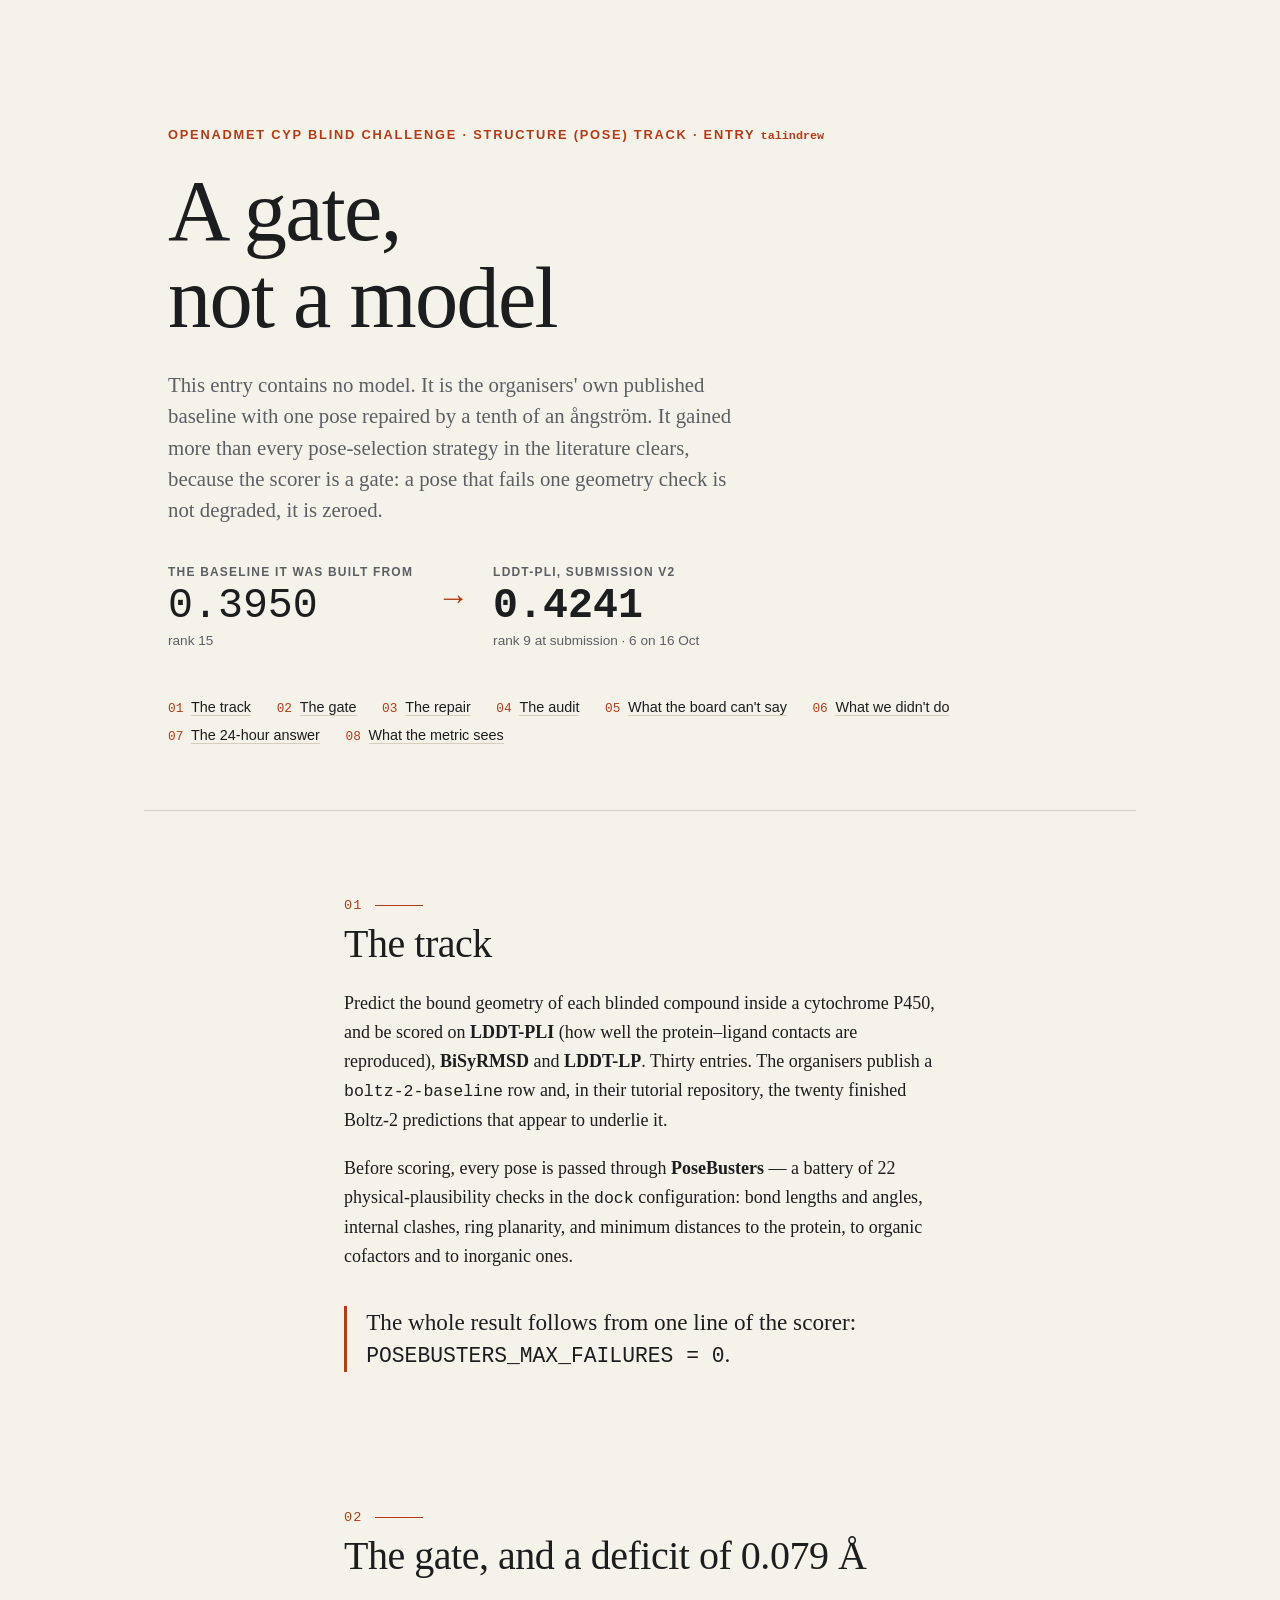
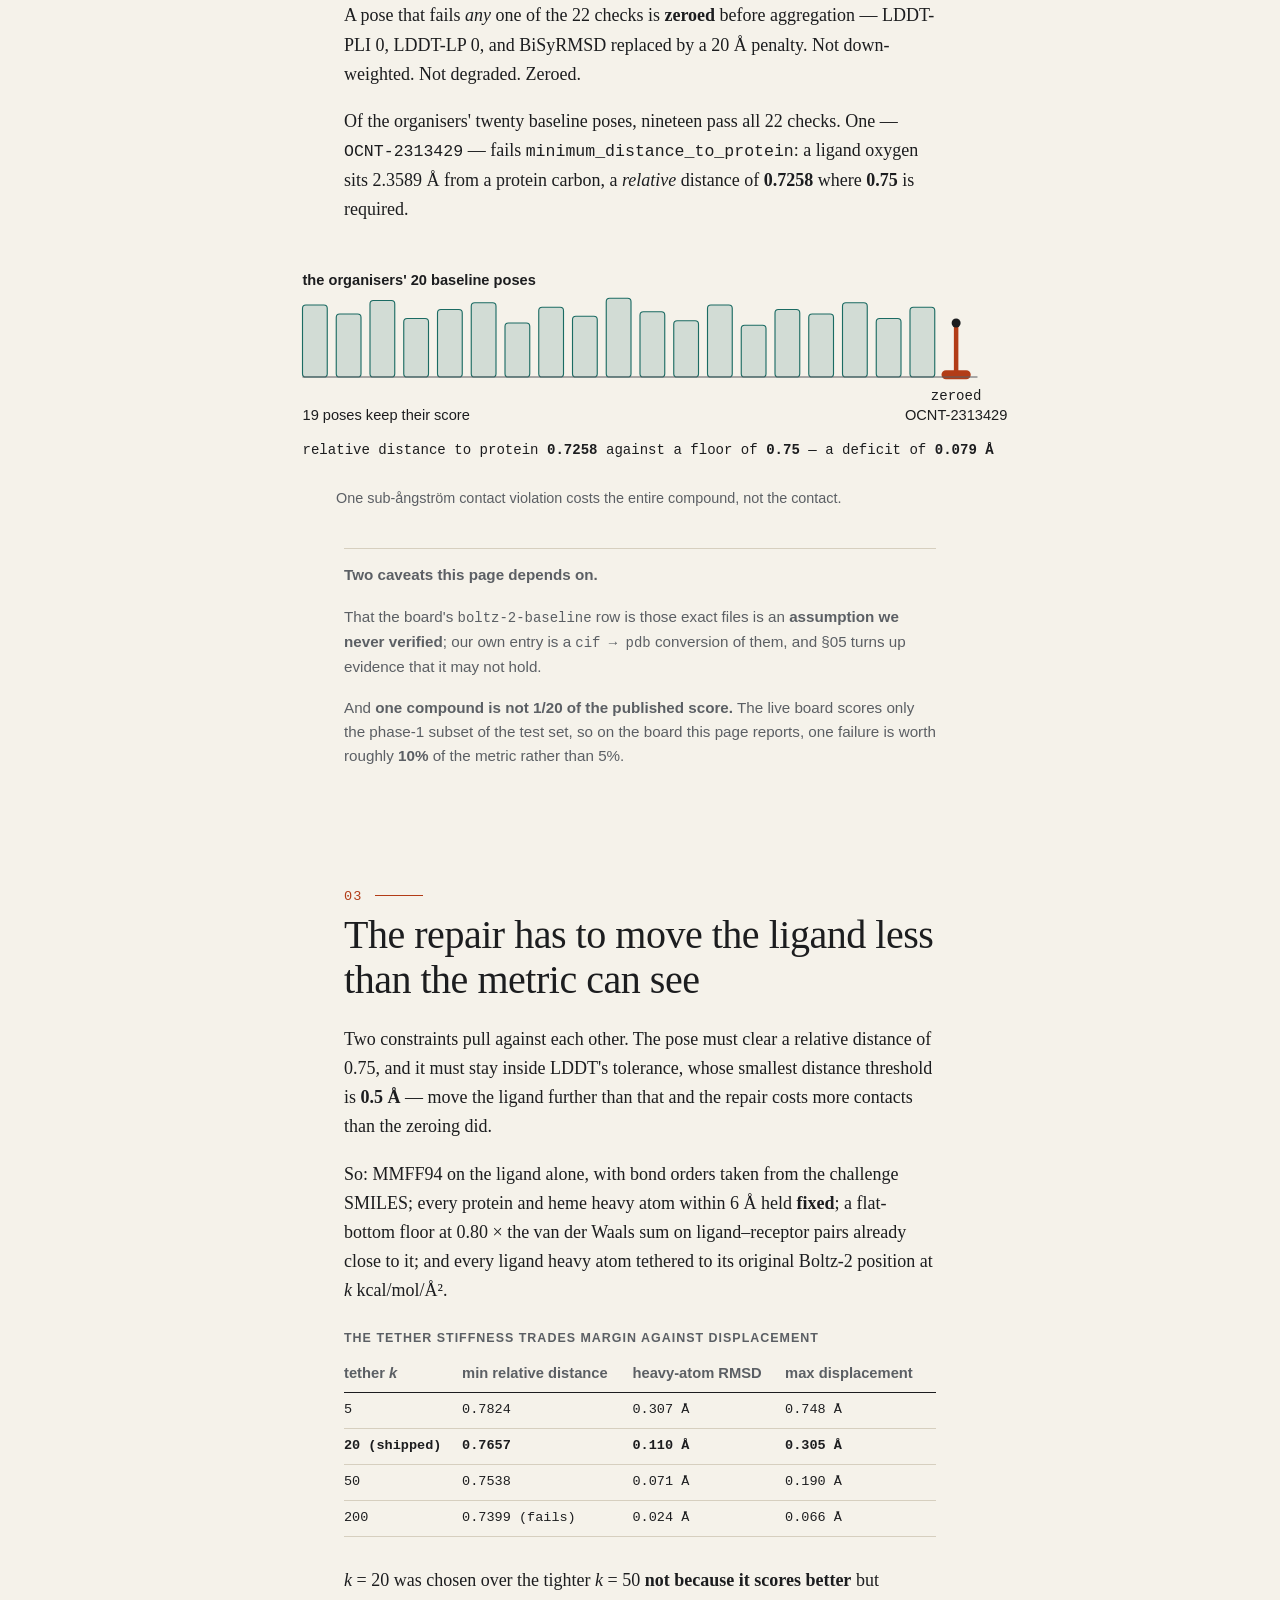
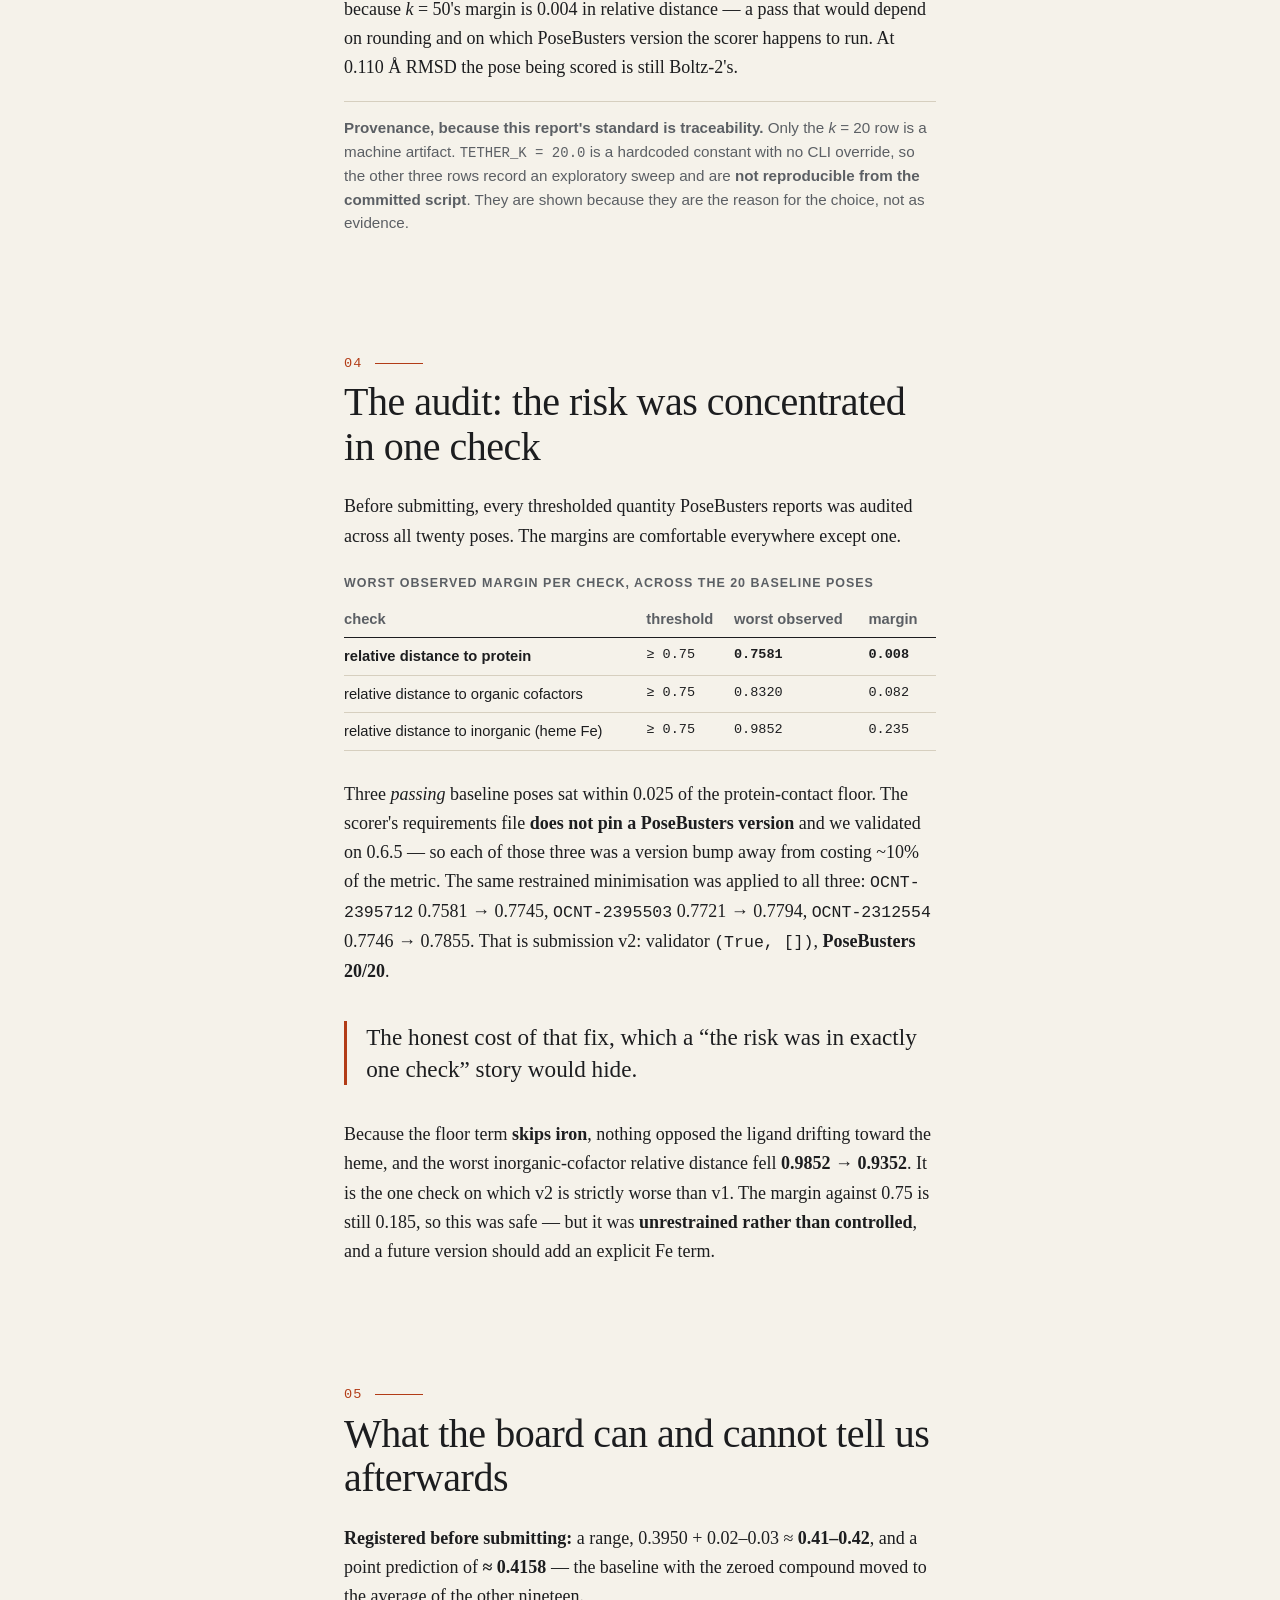
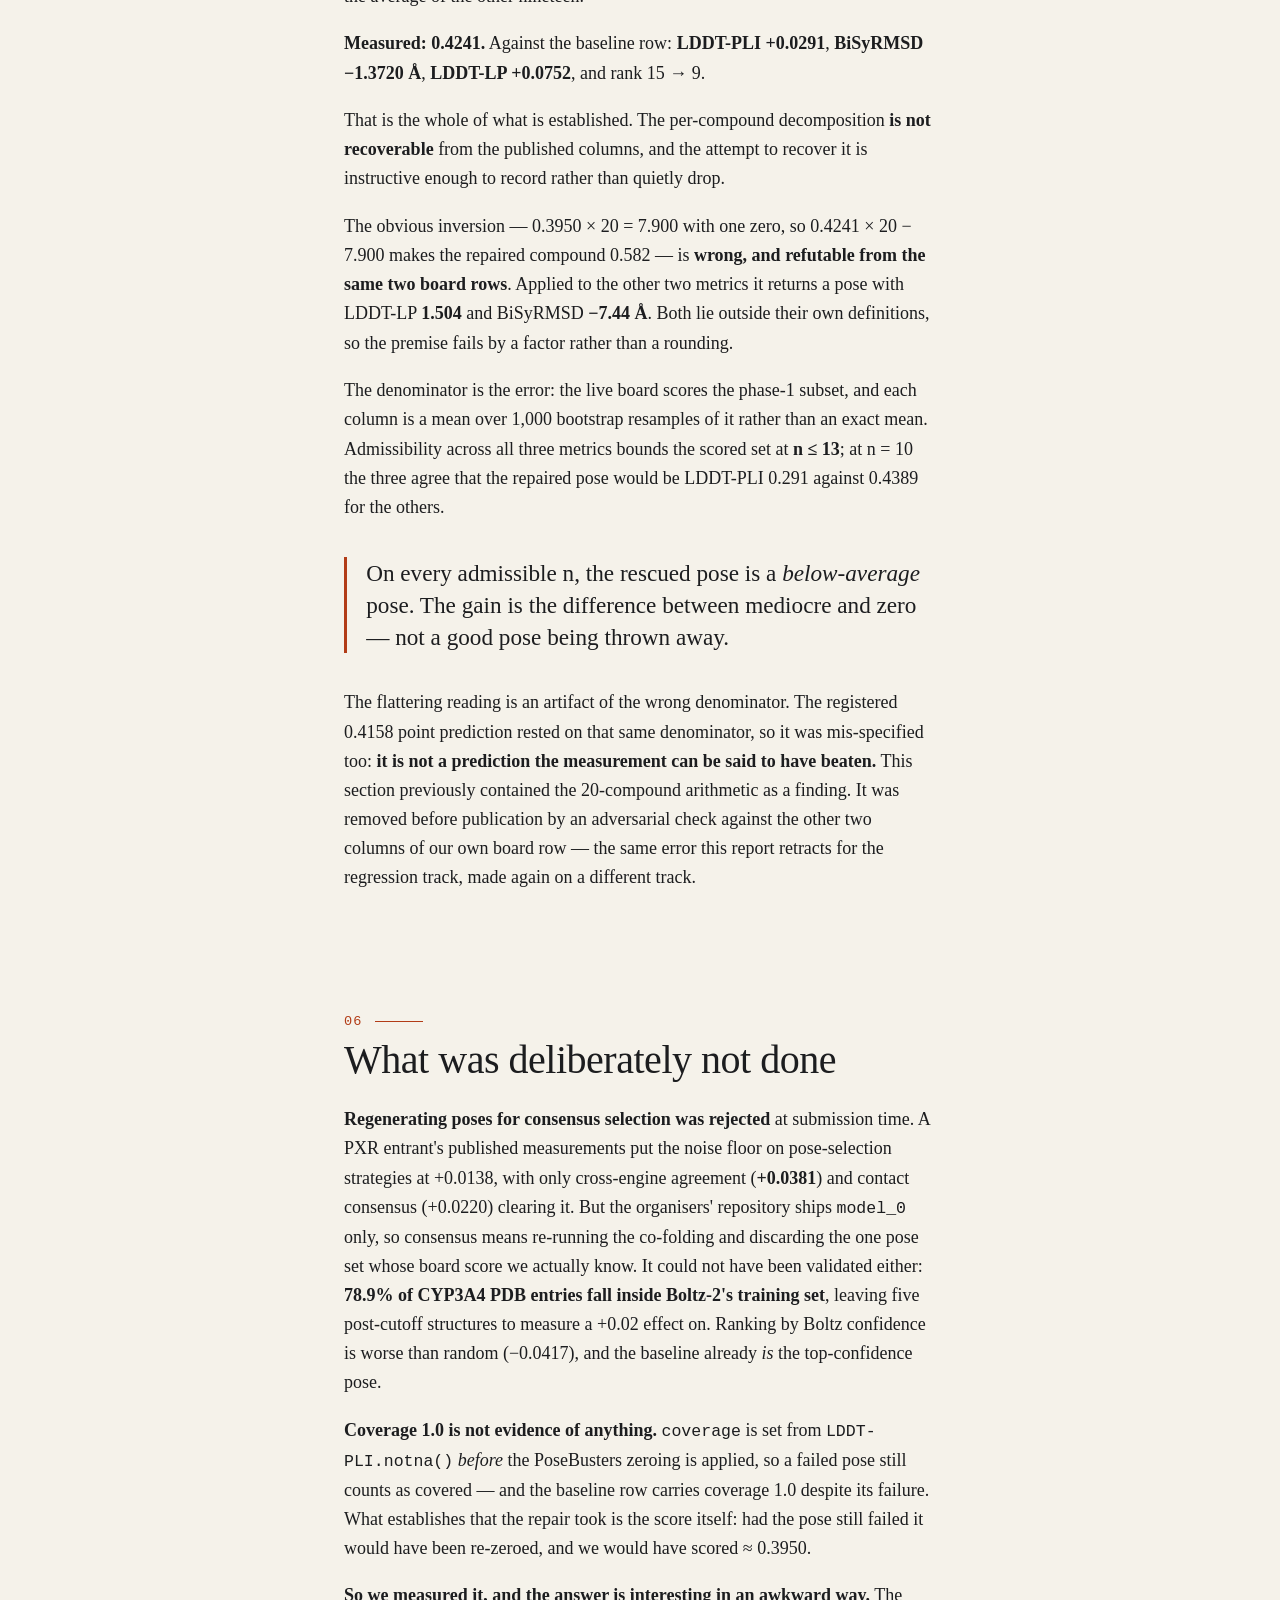
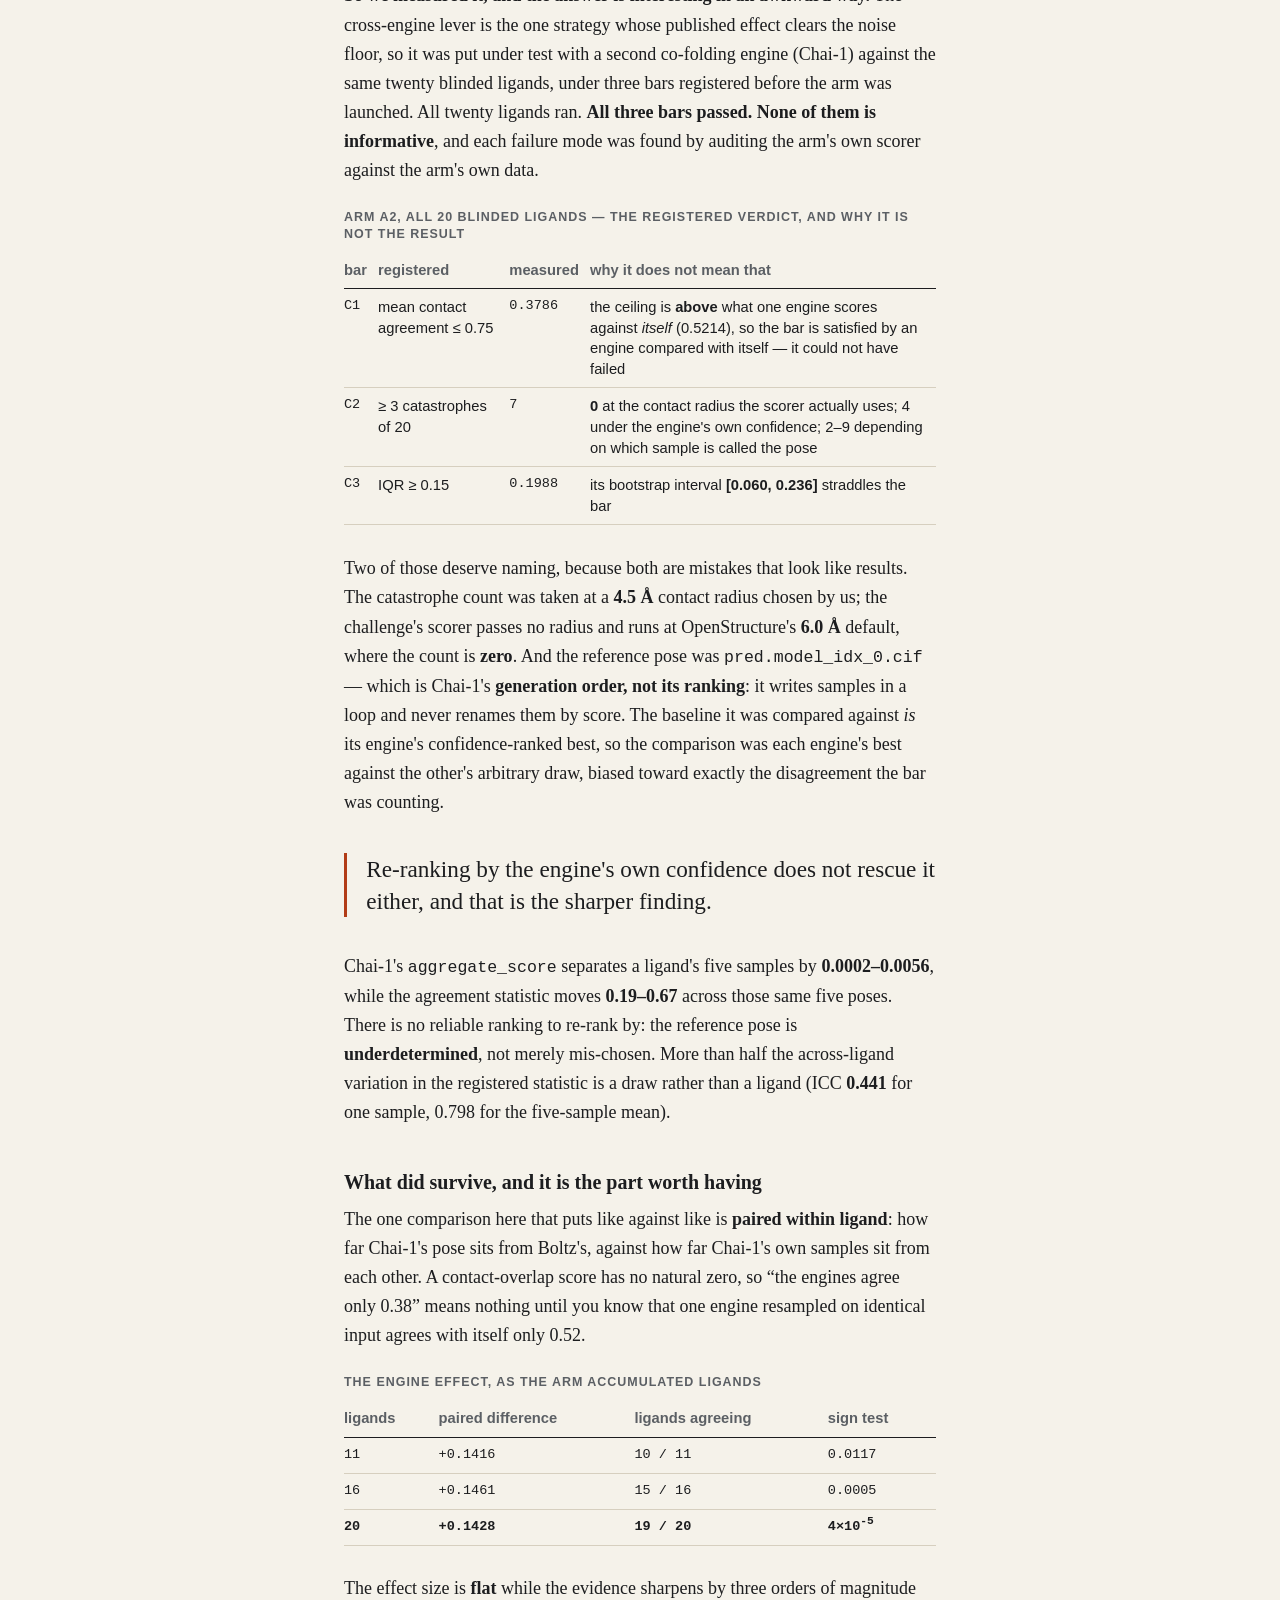
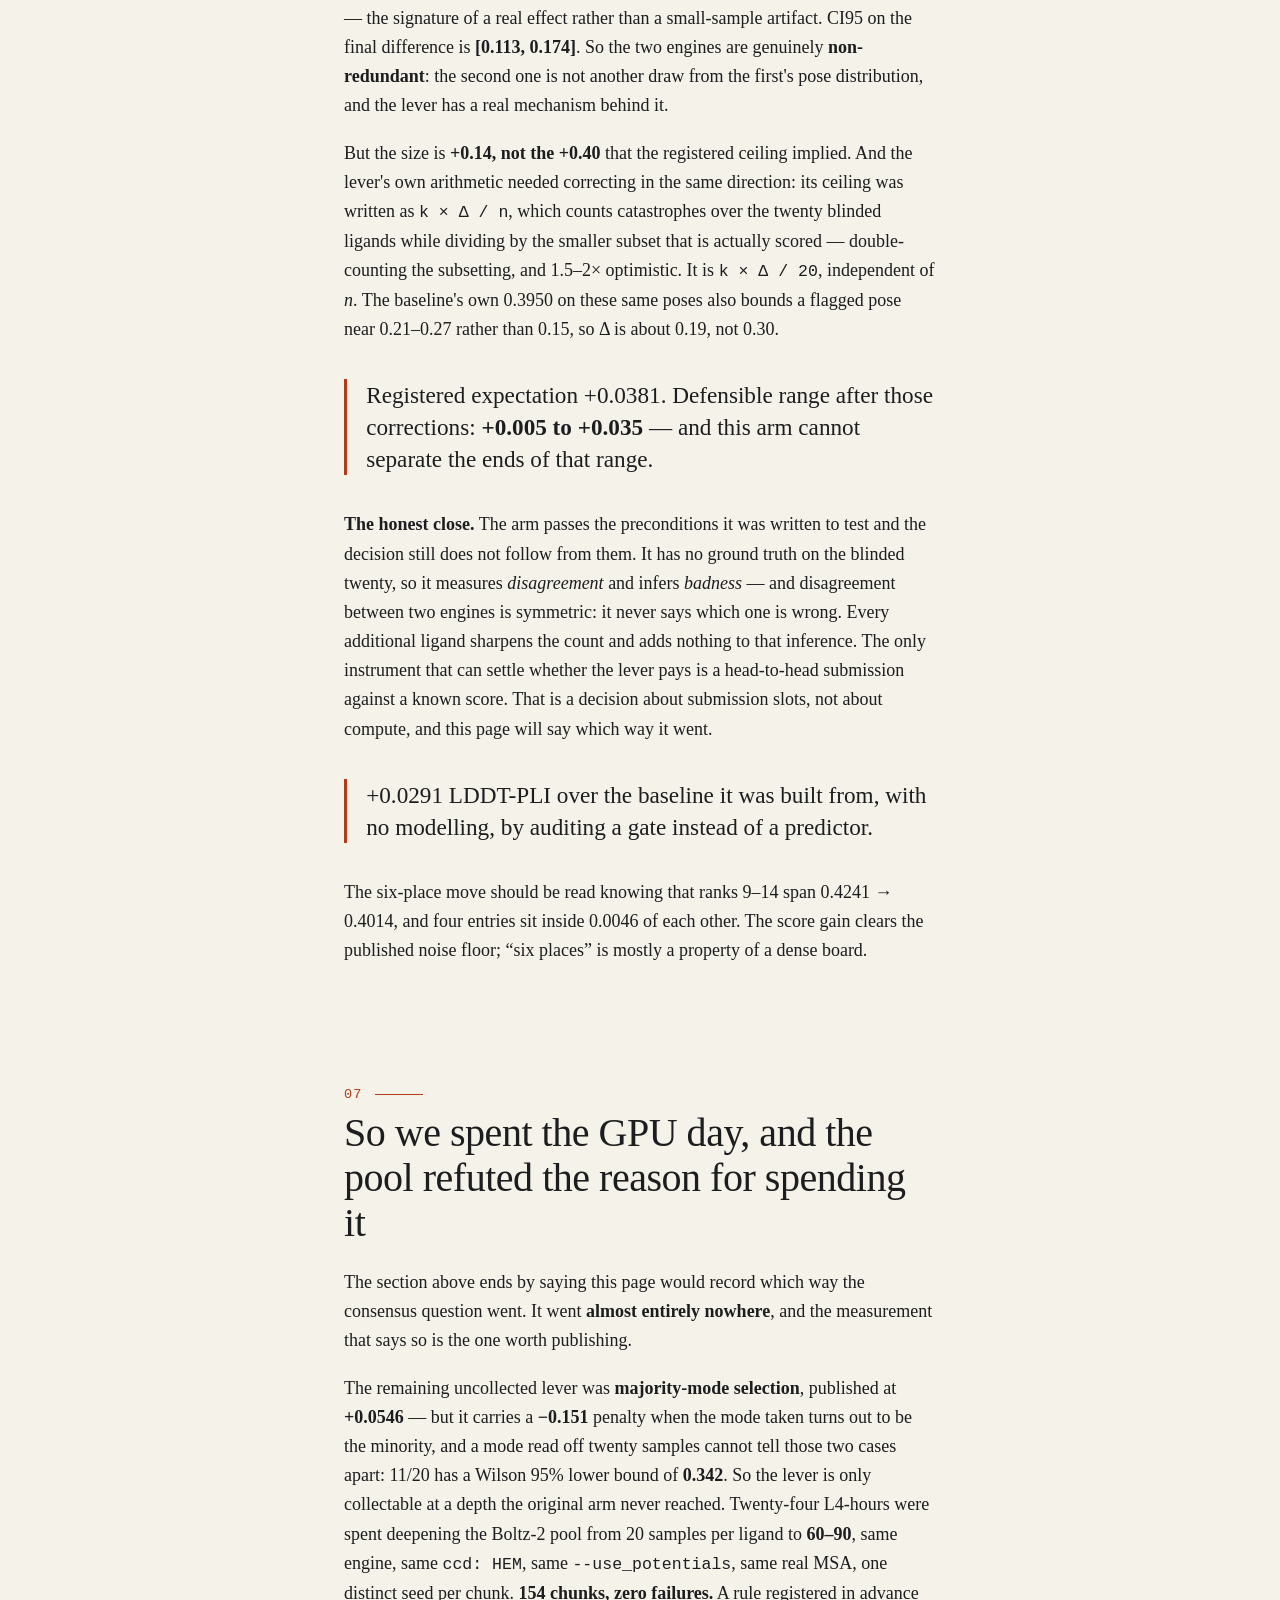
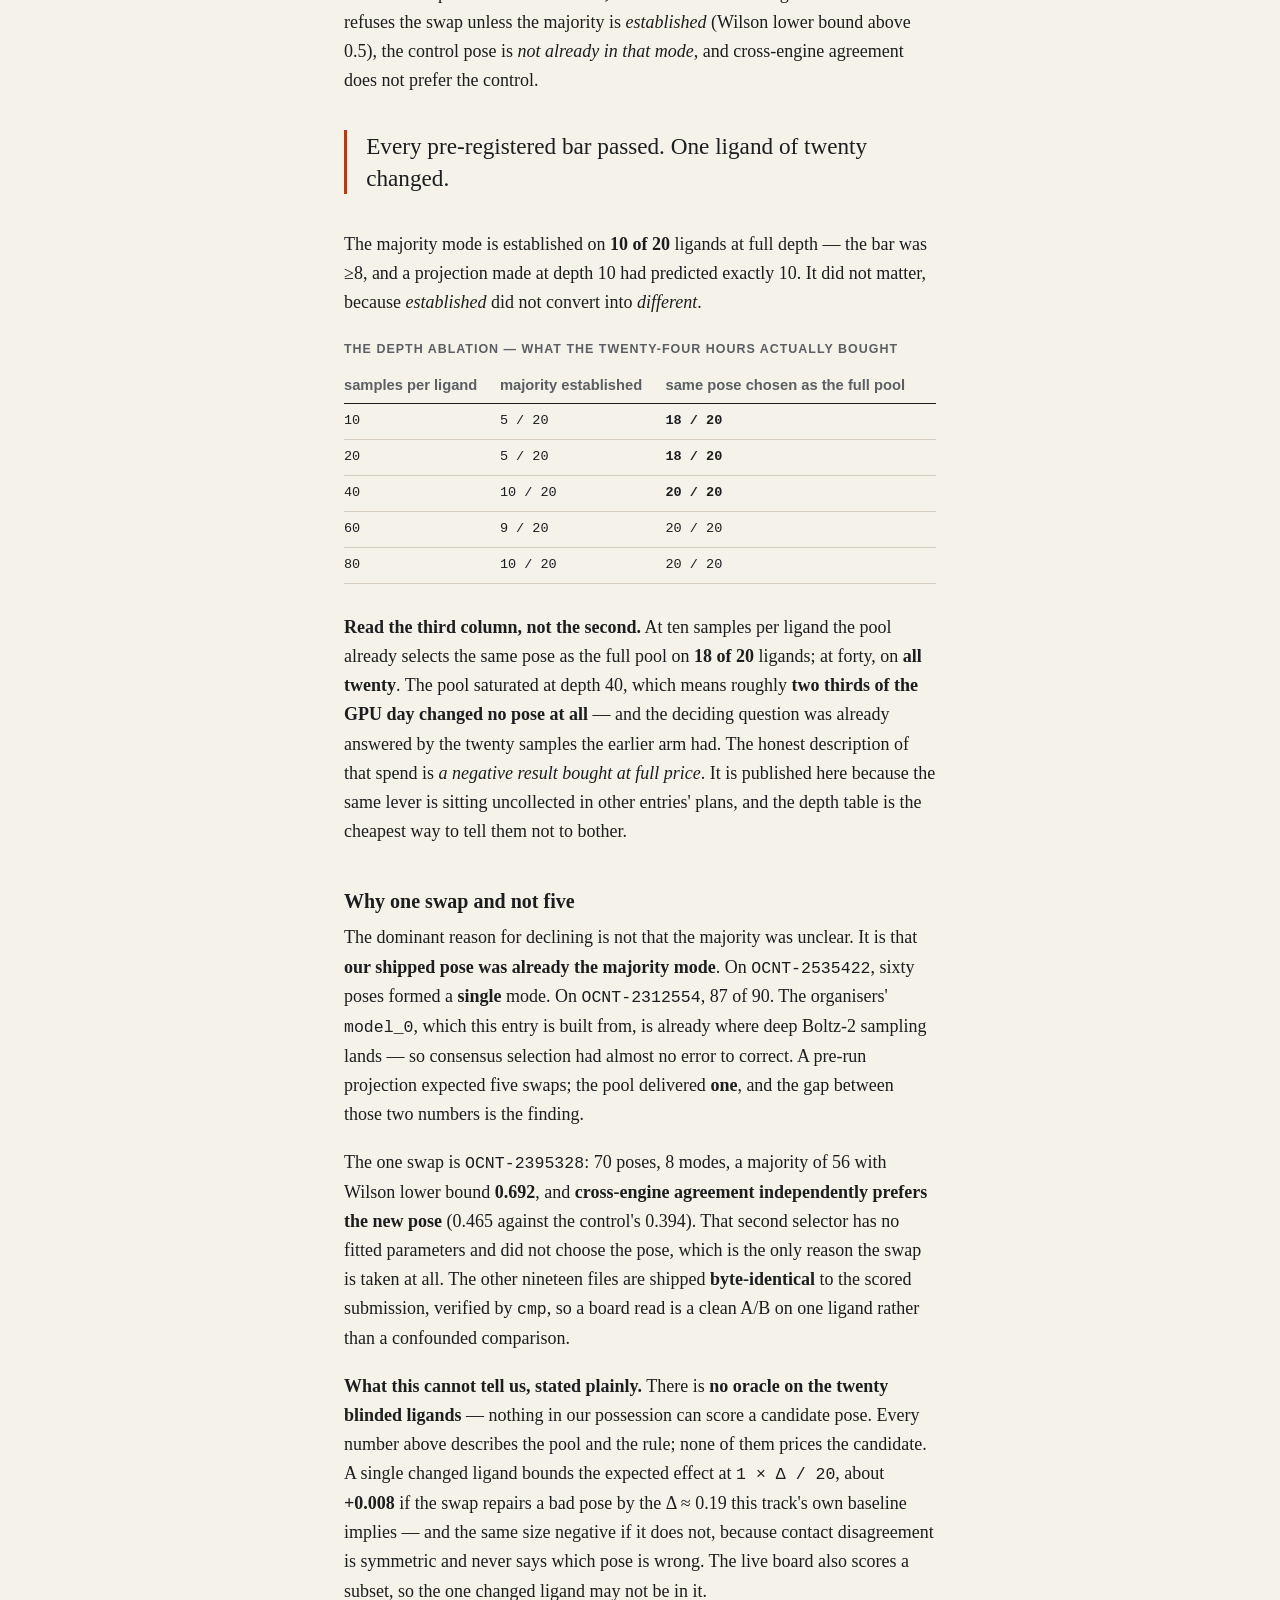
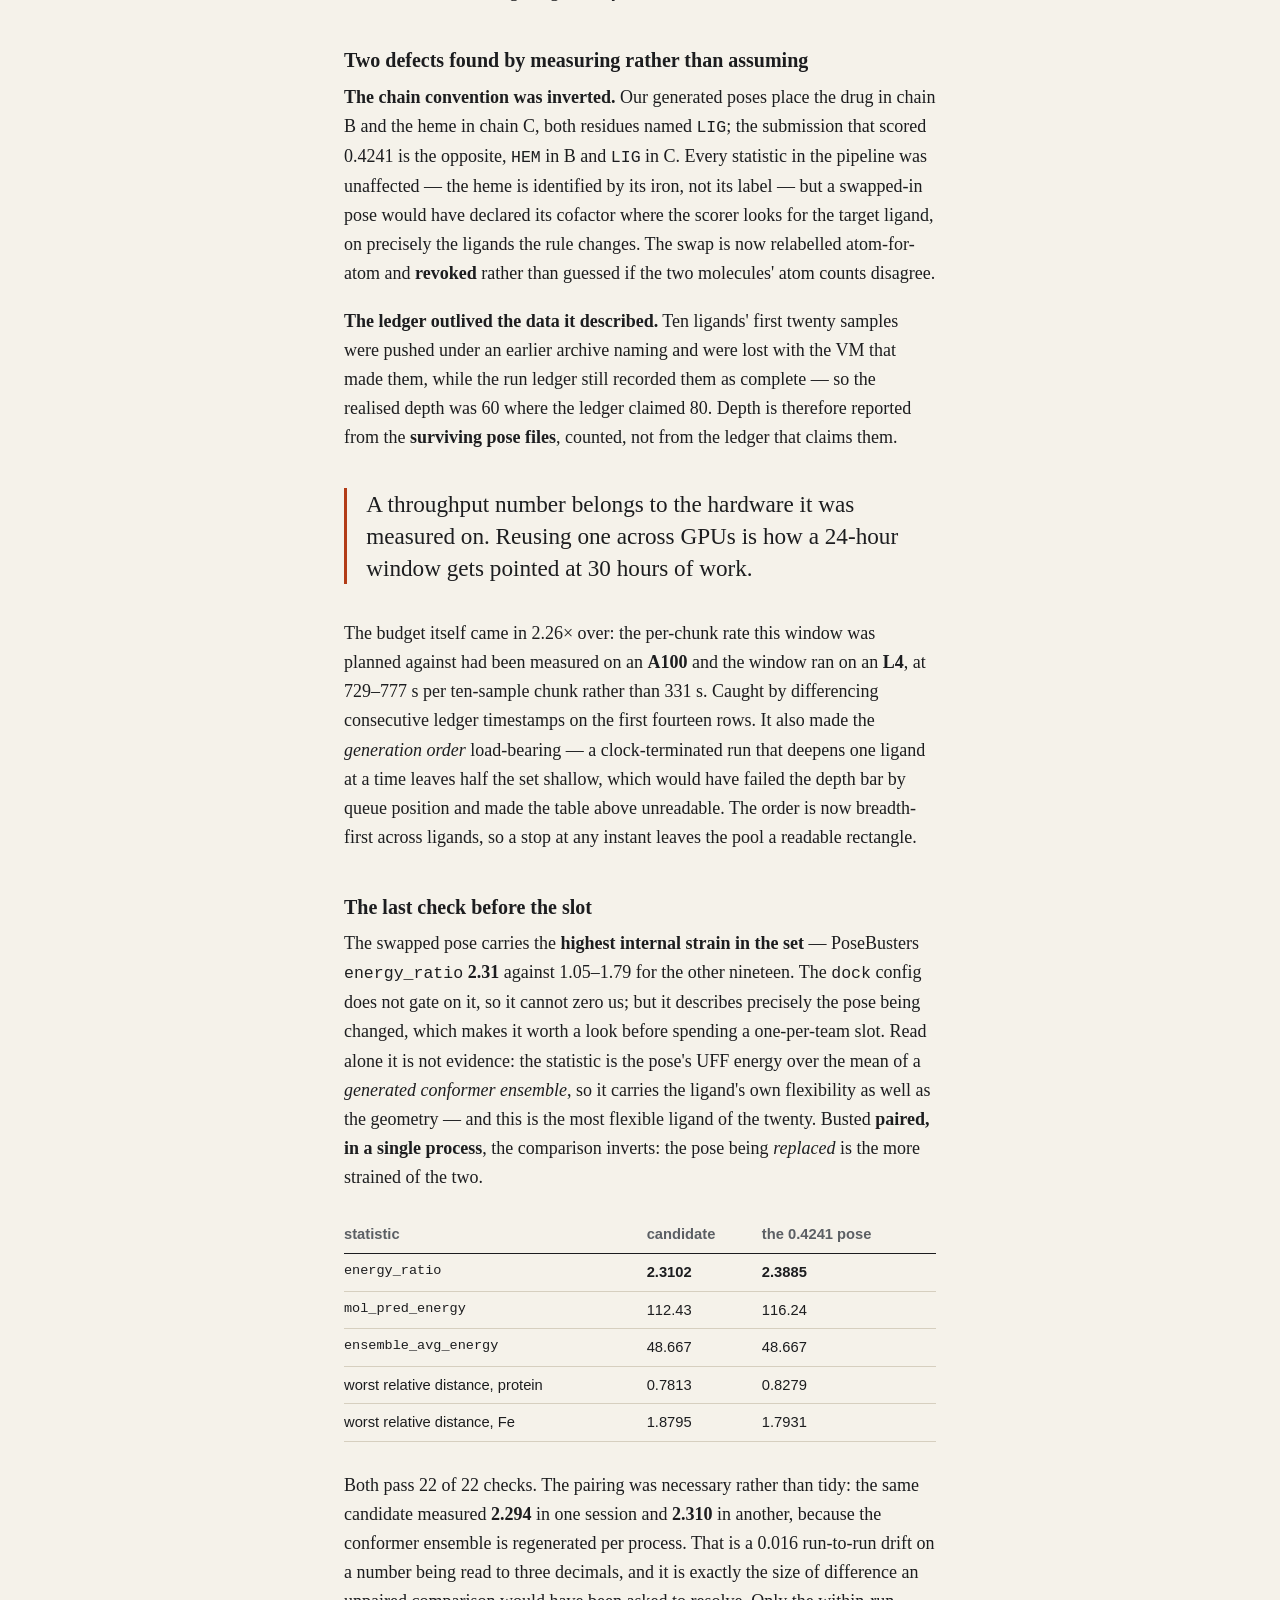
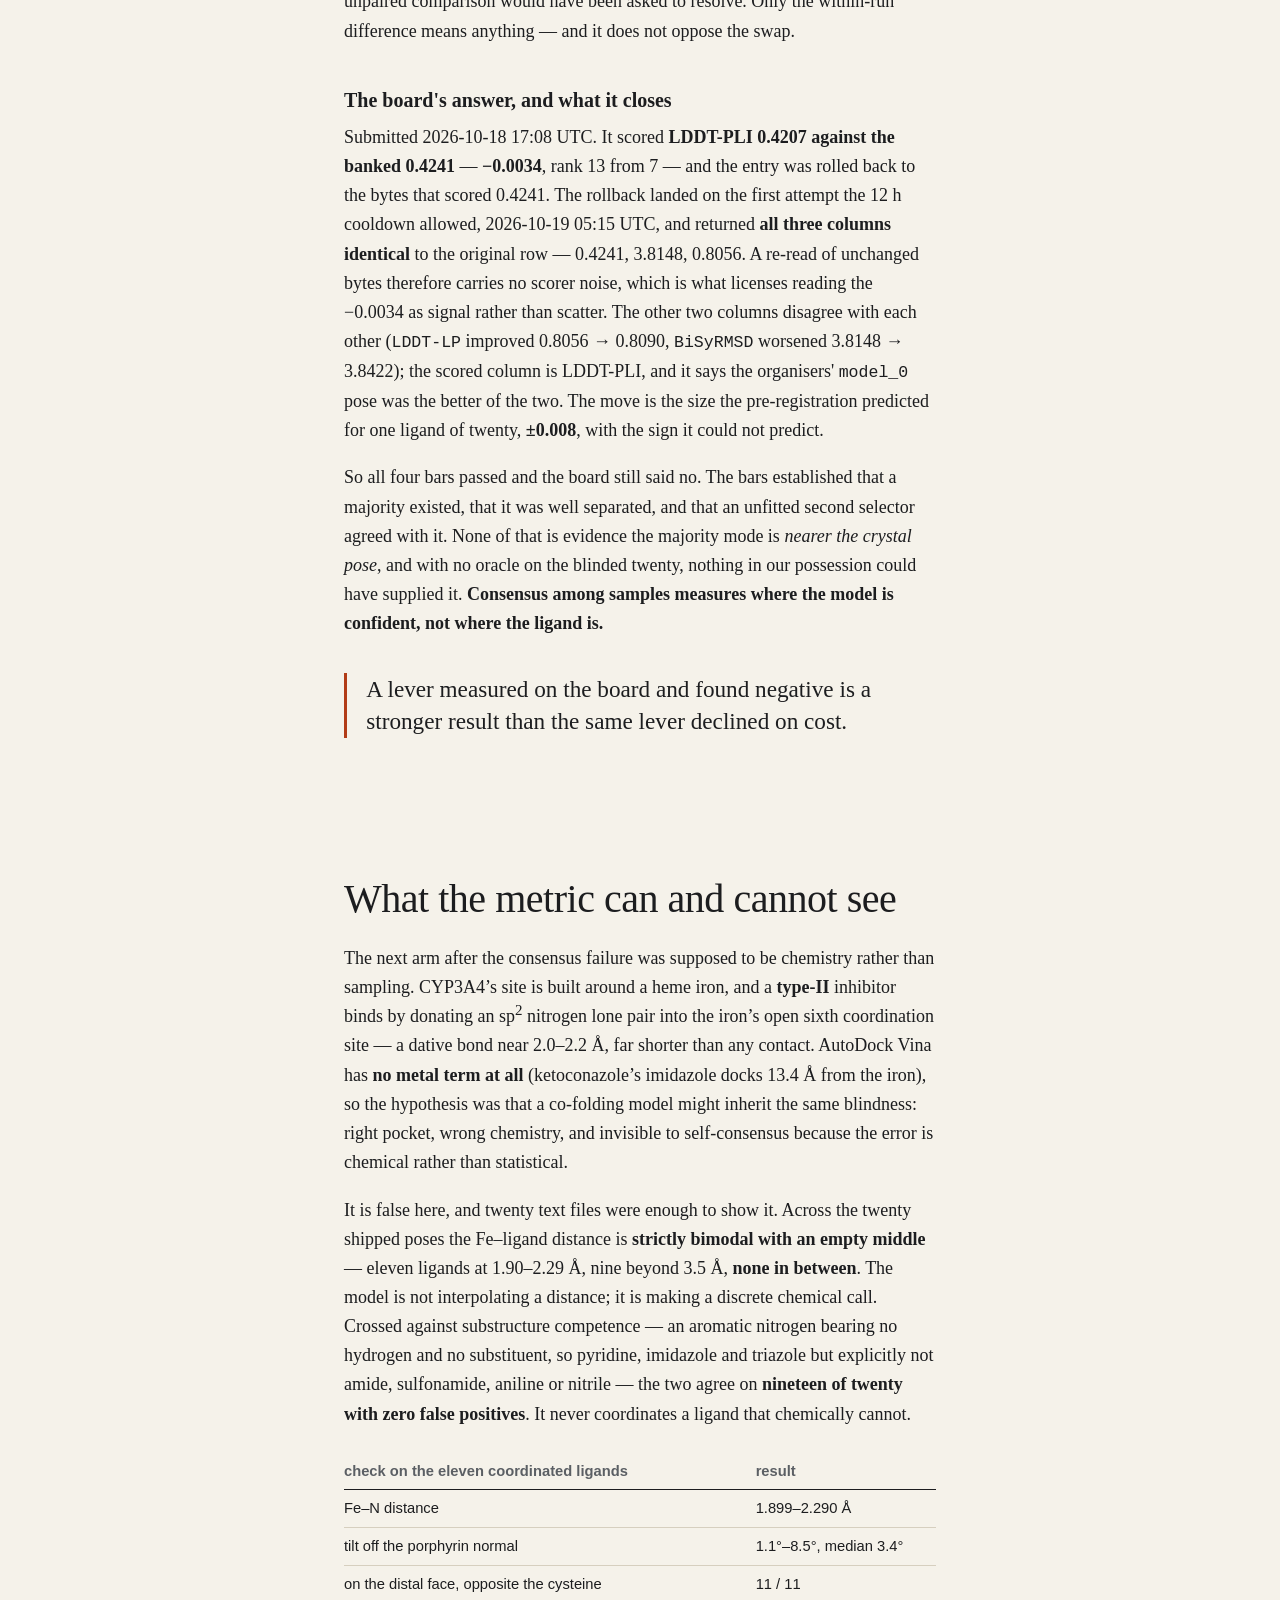
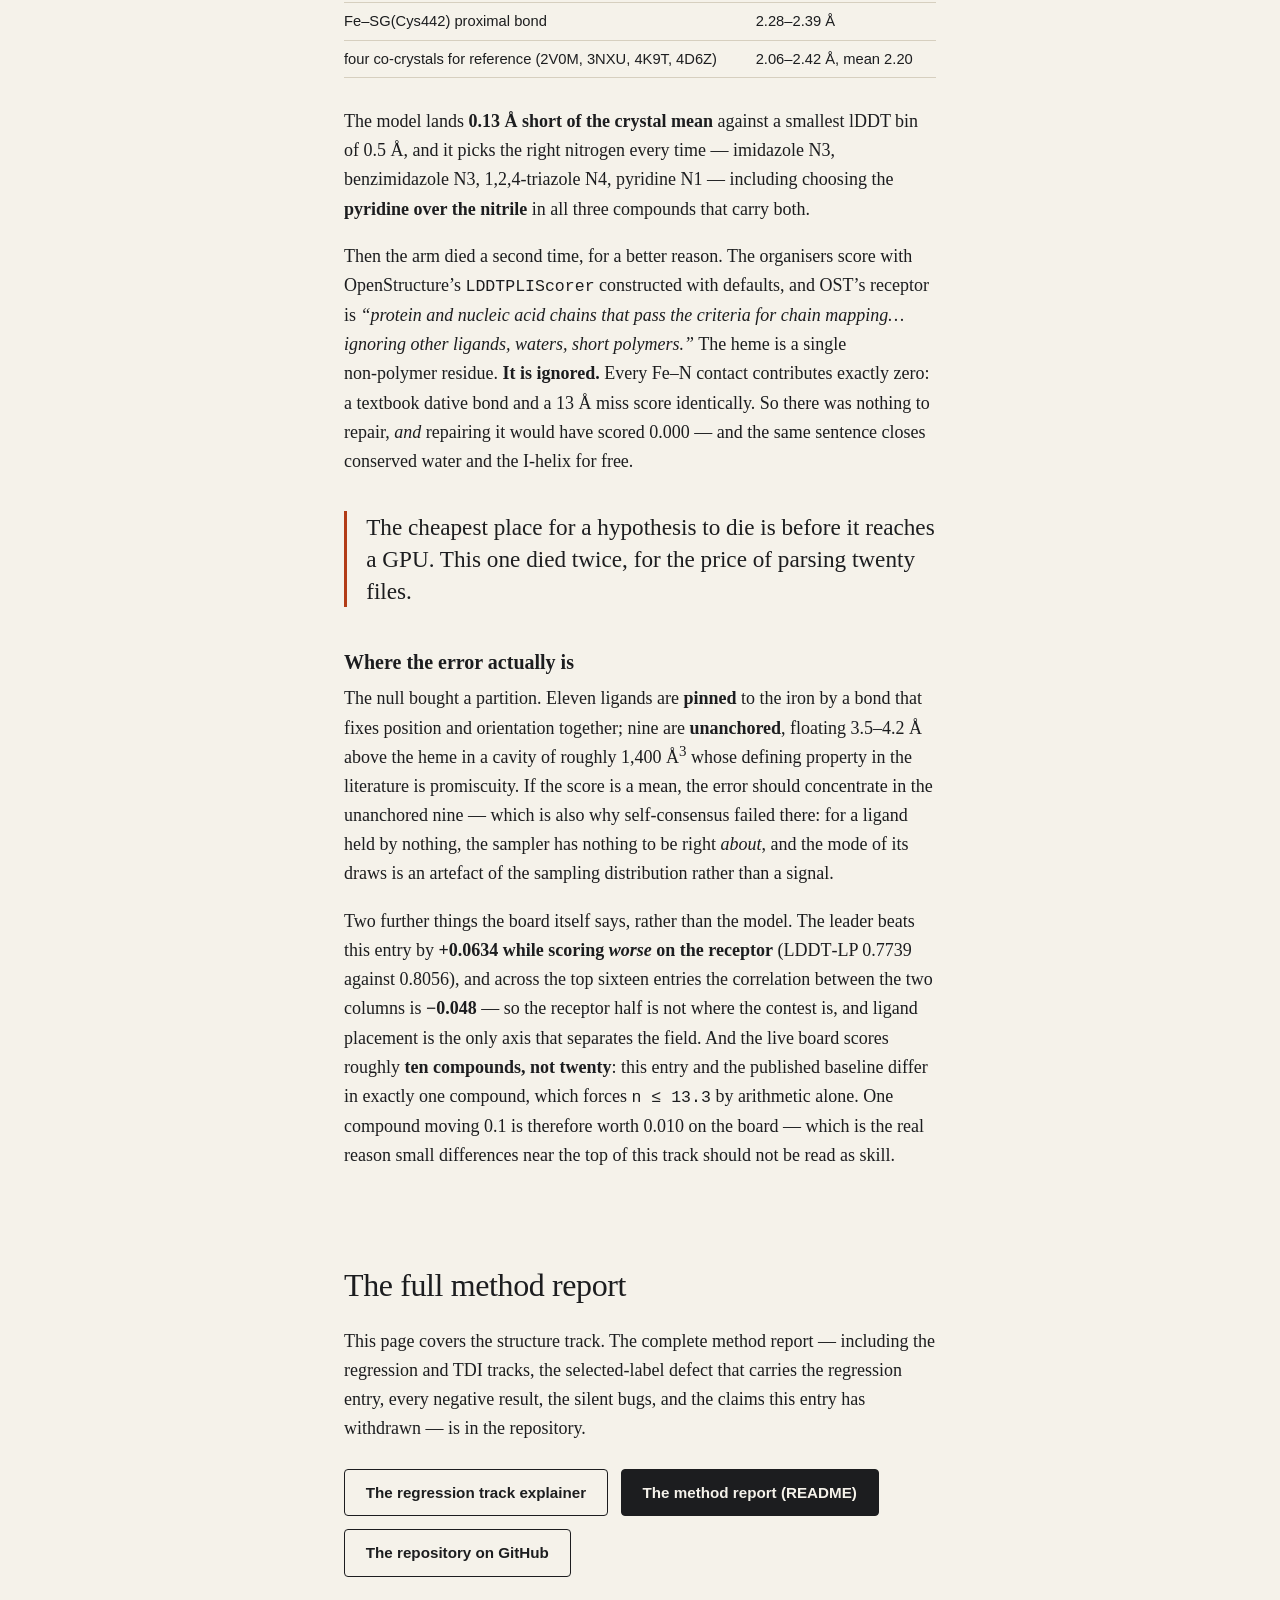
<file: site/pose.html>
<!doctype html>
<html lang="en" class="no-js">
<head>
<meta charset="utf-8">
<meta name="viewport" content="width=device-width, initial-scale=1">
<title>A gate, not a model — the structure track of the OpenADMET CYP challenge</title>
<meta name="description" content="The talindrew entry to the OpenADMET CYP structure track is the organisers' own Boltz-2 baseline with one pose repaired. It scored +0.0291 LDDT-PLI with no modelling, because PoseBusters is a gate and a sub-angstrom contact violation was zeroing a whole compound.">
<meta name="color-scheme" content="light dark">
<link rel="icon" href="favicon.svg" type="image/svg+xml">
<link rel="stylesheet" href="style.css">
<script>document.documentElement.classList.replace('no-js','js')</script>
</head>
<body>
<div class="progress" aria-hidden="true"><span></span></div>
<a class="skip" href="#track">Skip to the explainer</a>

<header class="hero">
  <p class="kicker">OpenADMET CYP blind challenge · structure (pose) track · entry <span class="mono">talindrew</span></p>
  <h1>A gate,<br>not a model</h1>
  <p class="dek">This entry contains no model. It is the organisers' own published baseline with one pose repaired by a tenth of an ångström. It gained more than every pose-selection strategy in the literature clears, because the scorer is a gate: a pose that fails one geometry check is not degraded, it is zeroed.</p>
  <dl class="hero-stats">
    <div><dt>the baseline it was built from</dt><dd class="mono">0.3950</dd><dd class="sub">rank 15</dd></div>
    <div class="arrow" aria-hidden="true">→</div>
    <div><dt>LDDT-PLI, submission v2</dt><dd class="mono strong">0.4241</dd><dd class="sub">rank 9 at submission · 6 on 16 Oct</dd></div>
  </dl>
  <nav class="toc" aria-label="Chapters">
    <ol>
      <li><a href="#track">The track</a></li>
      <li><a href="#gate">The gate</a></li>
      <li><a href="#repair">The repair</a></li>
      <li><a href="#audit">The audit</a></li>
      <li><a href="#afterwards">What the board can't say</a></li>
      <li><a href="#open">What we didn't do</a></li>
      <li><a href="#deep">The 24-hour answer</a></li>
      <li><a href="#geometry">What the metric sees</a></li>
    </ol>
  </nav>
</header>

<main>

<section id="track" class="chapter">
  <p class="chap-no">01</p>
  <h2>The track</h2>
  <p>Predict the bound geometry of each blinded compound inside a cytochrome P450, and be scored on <b>LDDT-PLI</b> (how well the protein–ligand contacts are reproduced), <b>BiSyRMSD</b> and <b>LDDT-LP</b>. Thirty entries. The organisers publish a <span class="mono">boltz-2-baseline</span> row and, in their tutorial repository, the twenty finished Boltz-2 predictions that appear to underlie it.</p>
  <p>Before scoring, every pose is passed through <b>PoseBusters</b> — a battery of 22 physical-plausibility checks in the <span class="mono">dock</span> configuration: bond lengths and angles, internal clashes, ring planarity, and minimum distances to the protein, to organic cofactors and to inorganic ones.</p>
  <p class="pull">The whole result follows from one line of the scorer: <span class="mono">POSEBUSTERS_MAX_FAILURES = 0</span>.</p>
</section>

<section id="gate" class="chapter">
  <p class="chap-no">02</p>
  <h2>The gate, and a deficit of 0.079 Å</h2>
  <p>A pose that fails <em>any</em> one of the 22 checks is <b>zeroed</b> before aggregation — LDDT-PLI 0, LDDT-LP 0, and BiSyRMSD replaced by a 20 Å penalty. Not down-weighted. Not degraded. Zeroed.</p>
  <p>Of the organisers' twenty baseline poses, nineteen pass all 22 checks. One — <span class="mono">OCNT-2313429</span> — fails <span class="mono">minimum_distance_to_protein</span>: a ligand oxygen sits 2.3589 Å from a protein carbon, a <i>relative</i> distance of <b>0.7258</b> where <b>0.75</b> is required.</p>

  <figure class="fig">
    <svg class="reveal" viewBox="0 0 640 190" role="img" aria-labelledby="fig-gate-t fig-gate-d">
      <title id="fig-gate-t">One failing check zeroes a whole compound</title>
      <desc id="fig-gate-d">Twenty poses shown as bars. Nineteen pass all 22 PoseBusters checks and keep their score. One fails the minimum-distance-to-protein check by 0.079 angstroms and is zeroed entirely, contributing nothing to the aggregate.</desc>
      <text class="lab strong" x="20" y="22">the organisers' 20 baseline poses</text>
      <g>
        <rect class="ci" x="20"  y="40" width="22" height="64" rx="3"/><rect class="ci" x="50"  y="48" width="22" height="56" rx="3"/>
        <rect class="ci" x="80"  y="36" width="22" height="68" rx="3"/><rect class="ci" x="110" y="52" width="22" height="52" rx="3"/>
        <rect class="ci" x="140" y="44" width="22" height="60" rx="3"/><rect class="ci" x="170" y="38" width="22" height="66" rx="3"/>
        <rect class="ci" x="200" y="56" width="22" height="48" rx="3"/><rect class="ci" x="230" y="42" width="22" height="62" rx="3"/>
        <rect class="ci" x="260" y="50" width="22" height="54" rx="3"/><rect class="ci" x="290" y="34" width="22" height="70" rx="3"/>
        <rect class="ci" x="320" y="46" width="22" height="58" rx="3"/><rect class="ci" x="350" y="54" width="22" height="50" rx="3"/>
        <rect class="ci" x="380" y="40" width="22" height="64" rx="3"/><rect class="ci" x="410" y="58" width="22" height="46" rx="3"/>
        <rect class="ci" x="440" y="44" width="22" height="60" rx="3"/><rect class="ci" x="470" y="48" width="22" height="56" rx="3"/>
        <rect class="ci" x="500" y="38" width="22" height="66" rx="3"/><rect class="ci" x="530" y="52" width="22" height="52" rx="3"/>
        <rect class="ci" x="560" y="42" width="22" height="62" rx="3"/>
      </g>
      <g>
        <rect class="m-err" x="590" y="100" width="22" height="4" rx="2"/>
        <line class="m-err" x1="601" x2="601" y1="60" y2="98"/>
        <circle class="m-pred" cx="601" cy="56" r="4"/>
      </g>
      <line class="axis" x1="20" x2="620" y1="104" y2="104"/>
      <text class="lab num" x="601" y="124" text-anchor="middle">zeroed</text>
      <text class="lab" x="601" y="142" text-anchor="middle">OCNT-2313429</text>
      <text class="lab" x="20" y="142">19 poses keep their score</text>
      <text class="lab num readout" x="20" y="172">relative distance to protein <tspan class="strong">0.7258</tspan> against a floor of <tspan class="strong">0.75</tspan> — a deficit of <tspan class="strong">0.079 Å</tspan></text>
    </svg>
    <figcaption>One sub-ångström contact violation costs the entire compound, not the contact.</figcaption>
  </figure>

  <div class="aside">
    <p><b>Two caveats this page depends on.</b></p>
    <p>That the board's <span class="mono">boltz-2-baseline</span> row is those exact files is an <b>assumption we never verified</b>; our own entry is a <span class="mono">cif → pdb</span> conversion of them, and §05 turns up evidence that it may not hold.</p>
    <p>And <b>one compound is not 1/20 of the published score.</b> The live board scores only the phase-1 subset of the test set, so on the board this page reports, one failure is worth roughly <b>10%</b> of the metric rather than 5%.</p>
  </div>
</section>

<section id="repair" class="chapter">
  <p class="chap-no">03</p>
  <h2>The repair has to move the ligand less than the metric can see</h2>
  <p>Two constraints pull against each other. The pose must clear a relative distance of 0.75, and it must stay inside LDDT's tolerance, whose smallest distance threshold is <b>0.5 Å</b> — move the ligand further than that and the repair costs more contacts than the zeroing did.</p>
  <p>So: MMFF94 on the ligand alone, with bond orders taken from the challenge SMILES; every protein and heme heavy atom within 6 Å held <b>fixed</b>; a flat-bottom floor at 0.80 × the van der Waals sum on ligand–receptor pairs already close to it; and every ligand heavy atom tethered to its original Boltz-2 position at <i>k</i> kcal/mol/Å².</p>

  <div class="table-wrap">
  <table>
    <caption>The tether stiffness trades margin against displacement</caption>
    <thead><tr><th>tether <i>k</i></th><th>min relative distance</th><th>heavy-atom RMSD</th><th>max displacement</th></tr></thead>
    <tbody>
      <tr><td class="mono">5</td><td class="mono">0.7824</td><td class="mono">0.307 Å</td><td class="mono">0.748 Å</td></tr>
      <tr><td class="mono strong">20 (shipped)</td><td class="mono strong">0.7657</td><td class="mono strong">0.110 Å</td><td class="mono strong">0.305 Å</td></tr>
      <tr><td class="mono">50</td><td class="mono">0.7538</td><td class="mono">0.071 Å</td><td class="mono">0.190 Å</td></tr>
      <tr><td class="mono">200</td><td class="mono">0.7399 (fails)</td><td class="mono">0.024 Å</td><td class="mono">0.066 Å</td></tr>
    </tbody>
  </table>
  </div>

  <p><i>k</i> = 20 was chosen over the tighter <i>k</i> = 50 <b>not because it scores better</b> but because <i>k</i> = 50's margin is 0.004 in relative distance — a pass that would depend on rounding and on which PoseBusters version the scorer happens to run. At 0.110 Å RMSD the pose being scored is still Boltz-2's.</p>

  <div class="aside">
    <p><b>Provenance, because this report's standard is traceability.</b> Only the <i>k</i> = 20 row is a machine artifact. <span class="mono">TETHER_K = 20.0</span> is a hardcoded constant with no CLI override, so the other three rows record an exploratory sweep and are <b>not reproducible from the committed script</b>. They are shown because they are the reason for the choice, not as evidence.</p>
  </div>
</section>

<section id="audit" class="chapter">
  <p class="chap-no">04</p>
  <h2>The audit: the risk was concentrated in one check</h2>
  <p>Before submitting, every thresholded quantity PoseBusters reports was audited across all twenty poses. The margins are comfortable everywhere except one.</p>

  <div class="table-wrap">
  <table>
    <caption>Worst observed margin per check, across the 20 baseline poses</caption>
    <thead><tr><th>check</th><th>threshold</th><th>worst observed</th><th>margin</th></tr></thead>
    <tbody>
      <tr><td><b>relative distance to protein</b></td><td class="mono">≥ 0.75</td><td class="mono strong">0.7581</td><td class="mono strong">0.008</td></tr>
      <tr><td>relative distance to organic cofactors</td><td class="mono">≥ 0.75</td><td class="mono">0.8320</td><td class="mono">0.082</td></tr>
      <tr><td>relative distance to inorganic (heme Fe)</td><td class="mono">≥ 0.75</td><td class="mono">0.9852</td><td class="mono">0.235</td></tr>
    </tbody>
  </table>
  </div>

  <p>Three <em>passing</em> baseline poses sat within 0.025 of the protein-contact floor. The scorer's requirements file <b>does not pin a PoseBusters version</b> and we validated on 0.6.5 — so each of those three was a version bump away from costing ~10% of the metric. The same restrained minimisation was applied to all three: <span class="mono">OCNT-2395712</span> 0.7581 → 0.7745, <span class="mono">OCNT-2395503</span> 0.7721 → 0.7794, <span class="mono">OCNT-2312554</span> 0.7746 → 0.7855. That is submission v2: validator <span class="mono">(True, [])</span>, <b>PoseBusters 20/20</b>.</p>

  <p class="pull">The honest cost of that fix, which a “the risk was in exactly one check” story would hide.</p>
  <p>Because the floor term <b>skips iron</b>, nothing opposed the ligand drifting toward the heme, and the worst inorganic-cofactor relative distance fell <b>0.9852 → 0.9352</b>. It is the one check on which v2 is strictly worse than v1. The margin against 0.75 is still 0.185, so this was safe — but it was <b>unrestrained rather than controlled</b>, and a future version should add an explicit Fe term.</p>
</section>

<section id="afterwards" class="chapter">
  <p class="chap-no">05</p>
  <h2>What the board can and cannot tell us afterwards</h2>
  <p><b>Registered before submitting:</b> a range, 0.3950 + 0.02–0.03 ≈ <b>0.41–0.42</b>, and a point prediction of <b>≈ 0.4158</b> — the baseline with the zeroed compound moved to the average of the other nineteen.</p>
  <p><b>Measured: 0.4241.</b> Against the baseline row: <b>LDDT-PLI +0.0291</b>, <b>BiSyRMSD −1.3720 Å</b>, <b>LDDT-LP +0.0752</b>, and rank 15 → 9.</p>
  <p>That is the whole of what is established. The per-compound decomposition <b>is not recoverable</b> from the published columns, and the attempt to recover it is instructive enough to record rather than quietly drop.</p>
  <p>The obvious inversion — 0.3950 × 20 = 7.900 with one zero, so 0.4241 × 20 − 7.900 makes the repaired compound 0.582 — is <b>wrong, and refutable from the same two board rows</b>. Applied to the other two metrics it returns a pose with LDDT-LP <b>1.504</b> and BiSyRMSD <b>−7.44 Å</b>. Both lie outside their own definitions, so the premise fails by a factor rather than a rounding.</p>
  <p>The denominator is the error: the live board scores the phase-1 subset, and each column is a mean over 1,000 bootstrap resamples of it rather than an exact mean. Admissibility across all three metrics bounds the scored set at <b>n ≤ 13</b>; at n = 10 the three agree that the repaired pose would be LDDT-PLI 0.291 against 0.4389 for the others.</p>
  <p class="pull">On every admissible n, the rescued pose is a <em>below-average</em> pose. The gain is the difference between mediocre and zero — not a good pose being thrown away.</p>
  <p>The flattering reading is an artifact of the wrong denominator. The registered 0.4158 point prediction rested on that same denominator, so it was mis-specified too: <b>it is not a prediction the measurement can be said to have beaten.</b> This section previously contained the 20-compound arithmetic as a finding. It was removed before publication by an adversarial check against the other two columns of our own board row — the same error this report retracts for the regression track, made again on a different track.</p>
</section>

<section id="open" class="chapter">
  <p class="chap-no">06</p>
  <h2>What was deliberately not done</h2>
  <p><b>Regenerating poses for consensus selection was rejected</b> at submission time. A PXR entrant's published measurements put the noise floor on pose-selection strategies at +0.0138, with only cross-engine agreement (<b>+0.0381</b>) and contact consensus (+0.0220) clearing it. But the organisers' repository ships <span class="mono">model_0</span> only, so consensus means re-running the co-folding and discarding the one pose set whose board score we actually know. It could not have been validated either: <b>78.9% of CYP3A4 PDB entries fall inside Boltz-2's training set</b>, leaving five post-cutoff structures to measure a +0.02 effect on. Ranking by Boltz confidence is worse than random (−0.0417), and the baseline already <em>is</em> the top-confidence pose.</p>
  <p><b>Coverage 1.0 is not evidence of anything.</b> <span class="mono">coverage</span> is set from <span class="mono">LDDT-PLI.notna()</span> <em>before</em> the PoseBusters zeroing is applied, so a failed pose still counts as covered — and the baseline row carries coverage 1.0 despite its failure. What establishes that the repair took is the score itself: had the pose still failed it would have been re-zeroed, and we would have scored ≈ 0.3950.</p>
  <p><b>So we measured it, and the answer is interesting in an awkward way.</b> The cross-engine lever is the one strategy whose published effect clears the noise floor, so it was put under test with a second co-folding engine (Chai-1) against the same twenty blinded ligands, under three bars registered before the arm was launched. All twenty ligands ran. <b>All three bars passed. None of them is informative</b>, and each failure mode was found by auditing the arm's own scorer against the arm's own data.</p>

  <div class="table-wrap">
  <table>
    <caption>Arm A2, all 20 blinded ligands &mdash; the registered verdict, and why it is not the result</caption>
    <thead><tr><th>bar</th><th>registered</th><th>measured</th><th>why it does not mean that</th></tr></thead>
    <tbody>
      <tr><td class="mono">C1</td><td>mean contact agreement &le; 0.75</td><td class="mono">0.3786</td>
          <td>the ceiling is <b>above</b> what one engine scores against <em>itself</em> (0.5214), so the bar is satisfied by an engine compared with itself &mdash; it could not have failed</td></tr>
      <tr><td class="mono">C2</td><td>&ge; 3 catastrophes of 20</td><td class="mono">7</td>
          <td><b>0</b> at the contact radius the scorer actually uses; 4 under the engine's own confidence; 2&ndash;9 depending on which sample is called the pose</td></tr>
      <tr><td class="mono">C3</td><td>IQR &ge; 0.15</td><td class="mono">0.1988</td>
          <td>its bootstrap interval <b>[0.060, 0.236]</b> straddles the bar</td></tr>
    </tbody>
  </table>
  </div>

  <p>Two of those deserve naming, because both are mistakes that look like results. The catastrophe count was taken at a <b>4.5 Å</b> contact radius chosen by us; the challenge's scorer passes no radius and runs at OpenStructure's <b>6.0 Å</b> default, where the count is <b>zero</b>. And the reference pose was <span class="mono">pred.model_idx_0.cif</span> &mdash; which is Chai-1's <b>generation order, not its ranking</b>: it writes samples in a loop and never renames them by score. The baseline it was compared against <em>is</em> its engine's confidence-ranked best, so the comparison was each engine's best against the other's arbitrary draw, biased toward exactly the disagreement the bar was counting.</p>

  <p class="pull">Re-ranking by the engine's own confidence does not rescue it either, and that is the sharper finding.</p>

  <p>Chai-1's <span class="mono">aggregate_score</span> separates a ligand's five samples by <b>0.0002&ndash;0.0056</b>, while the agreement statistic moves <b>0.19&ndash;0.67</b> across those same five poses. There is no reliable ranking to re-rank by: the reference pose is <b>underdetermined</b>, not merely mis-chosen. More than half the across-ligand variation in the registered statistic is a draw rather than a ligand (ICC <b>0.441</b> for one sample, 0.798 for the five-sample mean).</p>

  <h3>What did survive, and it is the part worth having</h3>

  <p>The one comparison here that puts like against like is <b>paired within ligand</b>: how far Chai-1's pose sits from Boltz's, against how far Chai-1's own samples sit from each other. A contact-overlap score has no natural zero, so &ldquo;the engines agree only 0.38&rdquo; means nothing until you know that one engine resampled on identical input agrees with itself only 0.52.</p>

  <div class="table-wrap">
  <table>
    <caption>The engine effect, as the arm accumulated ligands</caption>
    <thead><tr><th>ligands</th><th>paired difference</th><th>ligands agreeing</th><th>sign test</th></tr></thead>
    <tbody>
      <tr><td class="mono">11</td><td class="mono">+0.1416</td><td class="mono">10 / 11</td><td class="mono">0.0117</td></tr>
      <tr><td class="mono">16</td><td class="mono">+0.1461</td><td class="mono">15 / 16</td><td class="mono">0.0005</td></tr>
      <tr><td class="mono strong">20</td><td class="mono strong">+0.1428</td><td class="mono strong">19 / 20</td><td class="mono strong">4&times;10<sup>-5</sup></td></tr>
    </tbody>
  </table>
  </div>

  <p>The effect size is <b>flat</b> while the evidence sharpens by three orders of magnitude &mdash; the signature of a real effect rather than a small-sample artifact. CI95 on the final difference is <b>[0.113, 0.174]</b>. So the two engines are genuinely <b>non-redundant</b>: the second one is not another draw from the first's pose distribution, and the lever has a real mechanism behind it.</p>

  <p>But the size is <b>+0.14, not the +0.40</b> that the registered ceiling implied. And the lever's own arithmetic needed correcting in the same direction: its ceiling was written as <span class="mono">k &times; &Delta; / n</span>, which counts catastrophes over the twenty blinded ligands while dividing by the smaller subset that is actually scored &mdash; double-counting the subsetting, and 1.5&ndash;2&times; optimistic. It is <span class="mono">k &times; &Delta; / 20</span>, independent of <em>n</em>. The baseline's own 0.3950 on these same poses also bounds a flagged pose near 0.21&ndash;0.27 rather than 0.15, so &Delta; is about 0.19, not 0.30.</p>

  <p class="pull">Registered expectation +0.0381. Defensible range after those corrections: <b>+0.005 to +0.035</b> &mdash; and this arm cannot separate the ends of that range.</p>

  <p><b>The honest close.</b> The arm passes the preconditions it was written to test and the decision still does not follow from them. It has no ground truth on the blinded twenty, so it measures <em>disagreement</em> and infers <em>badness</em> &mdash; and disagreement between two engines is symmetric: it never says which one is wrong. Every additional ligand sharpens the count and adds nothing to that inference. The only instrument that can settle whether the lever pays is a head-to-head submission against a known score. That is a decision about submission slots, not about compute, and this page will say which way it went.</p>
  <p class="pull">+0.0291 LDDT-PLI over the baseline it was built from, with no modelling, by auditing a gate instead of a predictor.</p>
  <p>The six-place move should be read knowing that ranks 9–14 span 0.4241 → 0.4014, and four entries sit inside 0.0046 of each other. The score gain clears the published noise floor; “six places” is mostly a property of a dense board.</p>
</section>

<section id="deep" class="chapter">
  <p class="chap-no">07</p>
  <h2>So we spent the GPU day, and the pool refuted the reason for spending it</h2>
  <p>The section above ends by saying this page would record which way the consensus question went. It went <b>almost entirely nowhere</b>, and the measurement that says so is the one worth publishing.</p>
  <p>The remaining uncollected lever was <b>majority-mode selection</b>, published at <b>+0.0546</b> — but it carries a <b>&minus;0.151</b> penalty when the mode taken turns out to be the minority, and a mode read off twenty samples cannot tell those two cases apart: 11/20 has a Wilson 95% lower bound of <b>0.342</b>. So the lever is only collectable at a depth the original arm never reached. Twenty-four L4-hours were spent deepening the Boltz-2 pool from 20 samples per ligand to <b>60&ndash;90</b>, same engine, same <span class="mono">ccd: HEM</span>, same <span class="mono">--use_potentials</span>, same real MSA, one distinct seed per chunk. <b>154 chunks, zero failures.</b> A rule registered in advance refuses the swap unless the majority is <em>established</em> (Wilson lower bound above 0.5), the control pose is <em>not already in that mode</em>, and cross-engine agreement does not prefer the control.</p>
  <p class="pull">Every pre-registered bar passed. One ligand of twenty changed.</p>
  <p>The majority mode is established on <b>10 of 20</b> ligands at full depth — the bar was &ge;8, and a projection made at depth 10 had predicted exactly 10. It did not matter, because <em>established</em> did not convert into <em>different</em>.</p>

  <div class="table-wrap">
  <table>
    <caption>The depth ablation &mdash; what the twenty-four hours actually bought</caption>
    <thead><tr><th>samples per ligand</th><th>majority established</th><th>same pose chosen as the full pool</th></tr></thead>
    <tbody>
      <tr><td class="mono">10</td><td class="mono">5 / 20</td><td class="mono strong">18 / 20</td></tr>
      <tr><td class="mono">20</td><td class="mono">5 / 20</td><td class="mono strong">18 / 20</td></tr>
      <tr><td class="mono">40</td><td class="mono">10 / 20</td><td class="mono strong">20 / 20</td></tr>
      <tr><td class="mono">60</td><td class="mono">9 / 20</td><td class="mono">20 / 20</td></tr>
      <tr><td class="mono">80</td><td class="mono">10 / 20</td><td class="mono">20 / 20</td></tr>
    </tbody>
  </table>
  </div>

  <p><b>Read the third column, not the second.</b> At ten samples per ligand the pool already selects the same pose as the full pool on <b>18 of 20</b> ligands; at forty, on <b>all twenty</b>. The pool saturated at depth 40, which means roughly <b>two thirds of the GPU day changed no pose at all</b> — and the deciding question was already answered by the twenty samples the earlier arm had. The honest description of that spend is <em>a negative result bought at full price</em>. It is published here because the same lever is sitting uncollected in other entries' plans, and the depth table is the cheapest way to tell them not to bother.</p>

  <h3>Why one swap and not five</h3>
  <p>The dominant reason for declining is not that the majority was unclear. It is that <b>our shipped pose was already the majority mode</b>. On <span class="mono">OCNT-2535422</span>, sixty poses formed a <b>single</b> mode. On <span class="mono">OCNT-2312554</span>, 87 of 90. The organisers' <span class="mono">model_0</span>, which this entry is built from, is already where deep Boltz-2 sampling lands — so consensus selection had almost no error to correct. A pre-run projection expected five swaps; the pool delivered <b>one</b>, and the gap between those two numbers is the finding.</p>
  <p>The one swap is <span class="mono">OCNT-2395328</span>: 70 poses, 8 modes, a majority of 56 with Wilson lower bound <b>0.692</b>, and <b>cross-engine agreement independently prefers the new pose</b> (0.465 against the control's 0.394). That second selector has no fitted parameters and did not choose the pose, which is the only reason the swap is taken at all. The other nineteen files are shipped <b>byte-identical</b> to the scored submission, verified by <span class="mono">cmp</span>, so a board read is a clean A/B on one ligand rather than a confounded comparison.</p>

  <p><b>What this cannot tell us, stated plainly.</b> There is <b>no oracle on the twenty blinded ligands</b> — nothing in our possession can score a candidate pose. Every number above describes the pool and the rule; none of them prices the candidate. A single changed ligand bounds the expected effect at <span class="mono">1 &times; &Delta; / 20</span>, about <b>+0.008</b> if the swap repairs a bad pose by the &Delta; &asymp; 0.19 this track's own baseline implies — and the same size negative if it does not, because contact disagreement is symmetric and never says which pose is wrong. The live board also scores a subset, so the one changed ligand may not be in it.</p>

  <h3>Two defects found by measuring rather than assuming</h3>
  <p><b>The chain convention was inverted.</b> Our generated poses place the drug in chain B and the heme in chain C, both residues named <span class="mono">LIG</span>; the submission that scored 0.4241 is the opposite, <span class="mono">HEM</span> in B and <span class="mono">LIG</span> in C. Every statistic in the pipeline was unaffected — the heme is identified by its iron, not its label — but a swapped-in pose would have declared its cofactor where the scorer looks for the target ligand, on precisely the ligands the rule changes. The swap is now relabelled atom-for-atom and <b>revoked</b> rather than guessed if the two molecules' atom counts disagree.</p>
  <p><b>The ledger outlived the data it described.</b> Ten ligands' first twenty samples were pushed under an earlier archive naming and were lost with the VM that made them, while the run ledger still recorded them as complete — so the realised depth was 60 where the ledger claimed 80. Depth is therefore reported from the <b>surviving pose files</b>, counted, not from the ledger that claims them.</p>
  <p class="pull">A throughput number belongs to the hardware it was measured on. Reusing one across GPUs is how a 24-hour window gets pointed at 30 hours of work.</p>
  <p>The budget itself came in 2.26&times; over: the per-chunk rate this window was planned against had been measured on an <b>A100</b> and the window ran on an <b>L4</b>, at 729&ndash;777 s per ten-sample chunk rather than 331 s. Caught by differencing consecutive ledger timestamps on the first fourteen rows. It also made the <em>generation order</em> load-bearing — a clock-terminated run that deepens one ligand at a time leaves half the set shallow, which would have failed the depth bar by queue position and made the table above unreadable. The order is now breadth-first across ligands, so a stop at any instant leaves the pool a readable rectangle.</p>

  <h3>The last check before the slot</h3>
  <p>The swapped pose carries the <b>highest internal strain in the set</b> — PoseBusters <span class="mono">energy_ratio</span> <b>2.31</b> against 1.05&ndash;1.79 for the other nineteen. The <span class="mono">dock</span> config does not gate on it, so it cannot zero us; but it describes precisely the pose being changed, which makes it worth a look before spending a one-per-team slot. Read alone it is not evidence: the statistic is the pose's UFF energy over the mean of a <em>generated conformer ensemble</em>, so it carries the ligand's own flexibility as well as the geometry &mdash; and this is the most flexible ligand of the twenty. Busted <b>paired, in a single process</b>, the comparison inverts: the pose being <em>replaced</em> is the more strained of the two.</p>
  <div class="table-wrap"><table><thead><tr><th>statistic</th><th>candidate</th><th>the 0.4241 pose</th></tr></thead><tbody>
    <tr><td class="mono">energy_ratio</td><td><b>2.3102</b></td><td><b>2.3885</b></td></tr>
    <tr><td class="mono">mol_pred_energy</td><td>112.43</td><td>116.24</td></tr>
    <tr><td class="mono">ensemble_avg_energy</td><td>48.667</td><td>48.667</td></tr>
    <tr><td>worst relative distance, protein</td><td>0.7813</td><td>0.8279</td></tr>
    <tr><td>worst relative distance, Fe</td><td>1.8795</td><td>1.7931</td></tr>
  </tbody></table></div>
  <p>Both pass 22 of 22 checks. The pairing was necessary rather than tidy: the same candidate measured <b>2.294</b> in one session and <b>2.310</b> in another, because the conformer ensemble is regenerated per process. That is a 0.016 run-to-run drift on a number being read to three decimals, and it is exactly the size of difference an unpaired comparison would have been asked to resolve. Only the within-run difference means anything &mdash; and it does not oppose the swap.</p>

  <h3>The board's answer, and what it closes</h3>
  <p>Submitted 2026-10-18 17:08 UTC. It scored <b>LDDT-PLI 0.4207 against the banked 0.4241</b> &mdash; <b>&minus;0.0034</b>, rank 13 from 7 &mdash; and the entry was rolled back to the bytes that scored 0.4241. The rollback landed on the first attempt the 12&nbsp;h cooldown allowed, 2026-10-19 05:15&nbsp;UTC, and returned <b>all three columns identical</b> to the original row &mdash; 0.4241, 3.8148, 0.8056. A re-read of unchanged bytes therefore carries no scorer noise, which is what licenses reading the &minus;0.0034 as signal rather than scatter. The other two columns disagree with each other (<span class="mono">LDDT-LP</span> improved 0.8056 &rarr; 0.8090, <span class="mono">BiSyRMSD</span> worsened 3.8148 &rarr; 3.8422); the scored column is LDDT-PLI, and it says the organisers' <span class="mono">model_0</span> pose was the better of the two. The move is the size the pre-registration predicted for one ligand of twenty, <b>&plusmn;0.008</b>, with the sign it could not predict.</p>
  <p>So all four bars passed and the board still said no. The bars established that a majority existed, that it was well separated, and that an unfitted second selector agreed with it. None of that is evidence the majority mode is <em>nearer the crystal pose</em>, and with no oracle on the blinded twenty, nothing in our possession could have supplied it. <b>Consensus among samples measures where the model is confident, not where the ligand is.</b></p>
  <p class="pull">A lever measured on the board and found negative is a stronger result than the same lever declined on cost.</p>
</section>

<section id="geometry" class="chapter">
  <h2>What the metric can and cannot see</h2>
  <p>The next arm after the consensus failure was supposed to be chemistry rather than sampling. CYP3A4&rsquo;s site is built around a heme iron, and a <b>type&#8209;II</b> inhibitor binds by donating an sp<sup>2</sup> nitrogen lone pair into the iron&rsquo;s open sixth coordination site &mdash; a dative bond near 2.0&ndash;2.2&nbsp;&Aring;, far shorter than any contact. AutoDock Vina has <b>no metal term at all</b> (ketoconazole&rsquo;s imidazole docks 13.4&nbsp;&Aring; from the iron), so the hypothesis was that a co&#8209;folding model might inherit the same blindness: right pocket, wrong chemistry, and invisible to self&#8209;consensus because the error is chemical rather than statistical.</p>
  <p>It is false here, and twenty text files were enough to show it. Across the twenty shipped poses the Fe&ndash;ligand distance is <b>strictly bimodal with an empty middle</b> &mdash; eleven ligands at 1.90&ndash;2.29&nbsp;&Aring;, nine beyond 3.5&nbsp;&Aring;, <b>none in between</b>. The model is not interpolating a distance; it is making a discrete chemical call. Crossed against substructure competence &mdash; an aromatic nitrogen bearing no hydrogen and no substituent, so pyridine, imidazole and triazole but explicitly not amide, sulfonamide, aniline or nitrile &mdash; the two agree on <b>nineteen of twenty with zero false positives</b>. It never coordinates a ligand that chemically cannot.</p>
  <div class="table-wrap">
  <table>
    <thead><tr><th>check on the eleven coordinated ligands</th><th>result</th></tr></thead>
    <tbody>
      <tr><td>Fe&ndash;N distance</td><td>1.899&ndash;2.290 &Aring;</td></tr>
      <tr><td>tilt off the porphyrin normal</td><td>1.1&deg;&ndash;8.5&deg;, median 3.4&deg;</td></tr>
      <tr><td>on the distal face, opposite the cysteine</td><td>11 / 11</td></tr>
      <tr><td>Fe&ndash;SG(Cys442) proximal bond</td><td>2.28&ndash;2.39 &Aring;</td></tr>
      <tr><td>four co&#8209;crystals for reference (2V0M, 3NXU, 4K9T, 4D6Z)</td><td>2.06&ndash;2.42 &Aring;, mean 2.20</td></tr>
    </tbody>
  </table>
  </div>
  <p>The model lands <b>0.13&nbsp;&Aring; short of the crystal mean</b> against a smallest lDDT bin of 0.5&nbsp;&Aring;, and it picks the right nitrogen every time &mdash; imidazole N3, benzimidazole N3, 1,2,4&#8209;triazole N4, pyridine N1 &mdash; including choosing the <b>pyridine over the nitrile</b> in all three compounds that carry both.</p>
  <p>Then the arm died a second time, for a better reason. The organisers score with OpenStructure&rsquo;s <span class="mono">LDDTPLIScorer</span> constructed with defaults, and OST&rsquo;s receptor is <em>&ldquo;protein and nucleic acid chains that pass the criteria for chain mapping&hellip; ignoring other ligands, waters, short polymers.&rdquo;</em> The heme is a single non&#8209;polymer residue. <b>It is ignored.</b> Every Fe&ndash;N contact contributes exactly zero: a textbook dative bond and a 13&nbsp;&Aring; miss score identically. So there was nothing to repair, <em>and</em> repairing it would have scored 0.000 &mdash; and the same sentence closes conserved water and the I&#8209;helix for free.</p>
  <p class="pull">The cheapest place for a hypothesis to die is before it reaches a GPU. This one died twice, for the price of parsing twenty files.</p>
  <h3>Where the error actually is</h3>
  <p>The null bought a partition. Eleven ligands are <b>pinned</b> to the iron by a bond that fixes position and orientation together; nine are <b>unanchored</b>, floating 3.5&ndash;4.2&nbsp;&Aring; above the heme in a cavity of roughly 1,400&nbsp;&Aring;<sup>3</sup> whose defining property in the literature is promiscuity. If the score is a mean, the error should concentrate in the unanchored nine &mdash; which is also why self&#8209;consensus failed there: for a ligand held by nothing, the sampler has nothing to be right <em>about</em>, and the mode of its draws is an artefact of the sampling distribution rather than a signal.</p>
  <p>Two further things the board itself says, rather than the model. The leader beats this entry by <b>+0.0634 while scoring <em>worse</em> on the receptor</b> (LDDT&#8209;LP 0.7739 against 0.8056), and across the top sixteen entries the correlation between the two columns is <b>&minus;0.048</b> &mdash; so the receptor half is not where the contest is, and ligand placement is the only axis that separates the field. And the live board scores roughly <b>ten compounds, not twenty</b>: this entry and the published baseline differ in exactly one compound, which forces <span class="mono">n &le; 13.3</span> by arithmetic alone. One compound moving 0.1 is therefore worth 0.010 on the board &mdash; which is the real reason small differences near the top of this track should not be read as skill.</p>
</section>

<section id="read" class="chapter coda">
  <h2>The full method report</h2>
  <p>This page covers the structure track. The complete method report — including the regression and TDI tracks, the selected-label defect that carries the regression entry, every negative result, the silent bugs, and the claims this entry has withdrawn — is in the repository.</p>
  <p class="links">
    <a class="btn ghost" href="index.html">The regression track explainer</a>
    <a class="btn" href="https://github.com/Arnab28122000/openadmet-cyp-challenge#readme">The method report (README)</a>
    <a class="btn ghost" href="https://github.com/Arnab28122000/openadmet-cyp-challenge">The repository on GitHub</a>
  </p>
</section>

</main>
<footer>
  <p>Entry <span class="mono">talindrew</span> (Hugging Face <span class="mono">arnab2812</span>). Built by <a href="https://www.talindrew.com">Talindrew</a>, a browser-based molecular biology and drug discovery platform. The structure-track entry contains no trained model: it is the organisers' published Boltz-2 baseline with four poses minimised under restraint. Challenge release data only; no proprietary data. The bar chart in §02 is illustrative of the gate's mechanism — the per-pose heights are not scores; every number in the text is from the method report.</p>
</footer>
<script src="main.js" defer></script>
</body>
</html>
</file>
<file: site/style.css>
/* Selected labels, placed predictions -- editorial explainer. No build step. */
:root {
  --paper: #f5f2ea;
  --paper-2: #ece7db;
  --ink: #1c1d1f;
  --muted: #5b5f64;
  --rule: #d6cfbf;
  --faint: #e3ddcf;
  --accent: #b23c17;   /* selection, the defect */
  --fix: #1b6b63;      /* the fix, intervals */
  --test: #34558f;     /* the blinded population */
  --band: rgba(27, 107, 99, .16);
  --void: rgba(178, 60, 23, .09);
  --serif: "Iowan Old Style", "Charter", "Source Serif Pro", "Sitka Text", Cambria, Georgia, serif;
  --sans: ui-sans-serif, -apple-system, BlinkMacSystemFont, "Segoe UI", Roboto, "Helvetica Neue", Arial, sans-serif;
  --mono: ui-monospace, "SF Mono", SFMono-Regular, Menlo, Consolas, monospace;
  --measure: 40rem;
  --wide: 62rem;
  color-scheme: light dark;
}
@media (prefers-color-scheme: dark) {
  :root {
    --paper: #131518;
    --paper-2: #1b1e22;
    --ink: #e8e4da;
    --muted: #9fa4aa;
    --rule: #33373d;
    --faint: #262a2f;
    --accent: #f0805c;
    --fix: #5cc2b5;
    --test: #8fabea;
    --band: rgba(92, 194, 181, .2);
    --void: rgba(240, 128, 92, .12);
  }
}

* { box-sizing: border-box; }
html { -webkit-text-size-adjust: 100%; scroll-behavior: smooth; }
body {
  margin: 0; background: var(--paper); color: var(--ink);
  font: 400 1.125rem/1.62 var(--serif);
  font-kerning: normal; text-rendering: optimizeLegibility;
}
a { color: var(--fix); text-underline-offset: .18em; }
a:focus-visible, .btn:focus-visible { outline: 2px solid var(--accent); outline-offset: 3px; }
b, strong, .strong { font-weight: 650; }
.mono, .num-table td { font-family: var(--mono); font-variant-numeric: tabular-nums; font-size: .92em; }
sup { line-height: 0; }

.skip { position: absolute; left: -999px; top: 0; background: var(--ink); color: var(--paper); padding: .5rem 1rem; z-index: 10; }
.skip:focus { left: 1rem; top: 1rem; }

.progress { position: fixed; inset: 0 0 auto 0; height: 3px; z-index: 5; background: transparent; }
.progress span { display: block; height: 100%; width: 100%; background: var(--accent); transform-origin: 0 50%; transform: scaleX(var(--p, 0)); }
.no-js .progress { display: none; }

/* ---------- hero */
.hero {
  max-width: var(--wide); margin: 0 auto; padding: 14vh 1.5rem 4rem;
  border-bottom: 1px solid var(--rule);
}
.kicker { font: 600 .8rem/1.4 var(--sans); letter-spacing: .14em; text-transform: uppercase; color: var(--accent); margin: 0 0 1.5rem; }
.kicker .mono { text-transform: none; letter-spacing: 0; }
h1 {
  font: 500 clamp(2.6rem, 7.5vw, 5.4rem)/1.0 var(--serif); letter-spacing: -.02em; margin: 0 0 1.75rem;
}
.dek { max-width: 36rem; font-size: 1.3rem; line-height: 1.5; color: var(--muted); margin: 0 0 2.5rem; }
.hero-stats { display: flex; align-items: flex-end; gap: 1.5rem; margin: 0 0 3rem; flex-wrap: wrap; }
.hero-stats div { margin: 0; }
.hero-stats dt { font: 600 .75rem/1.2 var(--sans); letter-spacing: .1em; text-transform: uppercase; color: var(--muted); }
.hero-stats dd { margin: .2rem 0 0; font-size: 2.6rem; line-height: 1.1; }
.hero-stats dd.sub { font: .85rem/1.3 var(--sans); color: var(--muted); }
.hero-stats .arrow { font-size: 2rem; color: var(--accent); padding-bottom: 1.6rem; }
.toc ol { list-style: none; padding: 0; margin: 0; display: flex; flex-wrap: wrap; gap: .4rem 1.6rem; counter-reset: c; font: 500 .9rem/1.4 var(--sans); }
.toc li { counter-increment: c; }
.toc li::before { content: "0" counter(c) " "; font-family: var(--mono); color: var(--accent); font-size: .8rem; }
.toc a { color: var(--ink); text-decoration: none; border-bottom: 1px solid var(--rule); }
.toc a:hover { border-color: var(--accent); }

/* ---------- chapters */
main { padding-bottom: 4rem; }
.chapter { max-width: var(--measure); margin: 0 auto; padding: 5.5rem 1.5rem 1rem; position: relative; }
.chap-no { font: 500 .85rem/1 var(--mono); color: var(--accent); margin: 0 0 .6rem; letter-spacing: .08em; }
.chap-no::after { content: ""; display: inline-block; width: 3rem; height: 1px; background: var(--accent); vertical-align: middle; margin-left: .75rem; }
h2 { font: 500 clamp(1.8rem, 4vw, 2.5rem)/1.12 var(--serif); letter-spacing: -.012em; margin: 0 0 1.4rem; }
h3 { font: 600 1.25rem/1.3 var(--serif); margin: 2.6rem 0 .6rem; }
p { margin: 0 0 1.15rem; }
.pull {
  font-size: 1.45rem; line-height: 1.38; margin: 2.2rem 0; padding-left: 1.2rem;
  border-left: 3px solid var(--accent);
}
.aside { font: .95rem/1.55 var(--sans); color: var(--muted); border-top: 1px solid var(--rule); padding-top: .9rem; }

/* ---------- figures */
.fig { margin: 2.2rem -1rem 2.4rem; }
@media (min-width: 64rem) {
  .fig { margin-left: -4rem; margin-right: -4rem; }
  .fig-wide { margin-left: -8rem; margin-right: -8rem; }
}
.fig svg { display: block; width: 100%; height: auto; overflow: visible; }
.scroll-x { overflow-x: auto; -webkit-overflow-scrolling: touch; }
.scroll-x svg { min-width: 560px; }
figcaption { font: .9rem/1.5 var(--sans); color: var(--muted); max-width: var(--measure); margin: .9rem auto 0; padding: 0 1rem; }
figcaption b { color: var(--ink); }

svg .lab { font: 13px/1 var(--sans); fill: var(--ink); }
svg .lab.small { font-size: 11.5px; }
svg .num { font-family: var(--mono); font-variant-numeric: tabular-nums; font-size: 12.5px; }
svg .muted { fill: var(--muted); }
svg .strong { font-weight: 650; }
svg .accent-t { fill: var(--accent); }
svg .fix-t { fill: var(--fix); font-weight: 600; }
svg .test-t { fill: var(--test); }
svg .axis { stroke: var(--muted); stroke-width: 1; }
svg .axis-faint { stroke: var(--faint); stroke-width: 1; }
svg .tick { stroke: var(--muted); }
svg .grid { stroke: var(--faint); stroke-width: 1; }
svg .sep { stroke: var(--rule); stroke-dasharray: 2 4; }
svg .mean-line { stroke: var(--muted); stroke-dasharray: 4 4; }
svg .zero { stroke: var(--muted); }
svg .barline { stroke: var(--accent); stroke-dasharray: 5 3; stroke-width: 1.5; }

/* metric */
svg .ci { fill: var(--band); stroke: var(--fix); stroke-width: 1; }
svg .m-pred { fill: var(--ink); }
svg .m-err { stroke: var(--accent); stroke-width: 4; stroke-linecap: round; }

/* bars */
svg .bar { fill: var(--muted); opacity: .55; }
svg .bar-ink { fill: var(--ink); opacity: .9; }
svg .bar-test { fill: var(--test); opacity: .9; }
svg .bar-val { fill: var(--accent); opacity: .85; }

/* screen */
svg .lane { stroke: var(--faint); }
svg .thresh { stroke: var(--accent); stroke-width: 1.5; stroke-dasharray: 3 3; }
svg .void { fill: var(--void); }
svg .dot { stroke-width: 1.3; }
svg .dot.pro { fill: var(--accent); stroke: var(--accent); }
svg .dot.scr { fill: var(--paper); stroke: var(--muted); }
svg .dot.tst { fill: var(--test); stroke: var(--test); opacity: .85; }

/* hinge */
svg .window { fill: var(--band); }
svg .hinge { fill: none; stroke: var(--fix); stroke-width: 3; stroke-linejoin: round; }
svg .vghost { fill: none; stroke: var(--muted); stroke-width: 1.5; stroke-dasharray: 5 4; }
svg .medline { stroke: var(--muted); stroke-dasharray: 2 3; }
svg .h-pred { fill: var(--ink); }
svg .h-loss { stroke: var(--accent); stroke-width: 4; stroke-linecap: round; }

/* validation */
svg .pt-board { fill: var(--muted); }
svg .pt-v2 { fill: var(--fix); }
svg .link { stroke: var(--muted); stroke-width: 2; }

/* affine */
svg .dens-target { fill: none; stroke: var(--test); stroke-width: 2; stroke-dasharray: 6 4; }
svg .dens-ghost { fill: none; stroke: var(--muted); stroke-width: 1.2; stroke-dasharray: 2 3; }
svg .dens-pred { fill: var(--void); stroke: var(--accent); stroke-width: 2.5; }

/* bracket */
svg .hidden-curve { fill: none; stroke: var(--muted); stroke-width: 1.5; stroke-dasharray: 2 4; opacity: .8; }
svg .secant { stroke-width: 2; }
svg .secant.neg { stroke: var(--accent); }
svg .secant.pos { stroke: var(--fix); }
svg .bracket { fill: var(--band); }
svg .parab { fill: none; stroke: var(--test); stroke-width: 2; }
svg .chord { stroke: var(--ink); stroke-width: 1.5; stroke-dasharray: 6 3; }
svg .vtx { stroke: var(--test); stroke-dasharray: 2 3; }
svg .pt-meas { fill: var(--ink); }
svg .pt-over { fill: var(--accent); }
svg .pt-hit { fill: var(--fix); stroke: var(--paper); stroke-width: 1.5; }
svg .band { fill: var(--band); stroke: var(--fix); stroke-width: 1; }
svg .fc { fill: none; stroke: var(--test); stroke-width: 1.6; }
svg .ub { stroke: var(--ink); stroke-width: 2; }
svg .span-band { fill: var(--paper-2); }
svg .hist-line { fill: none; stroke: var(--ink); stroke-width: 2; }

/* ---------- scrollytelling */
.scrolly { position: relative; margin: 1.5rem -1rem 0; }
.scrolly-fig { margin: 0; position: sticky; top: 0; padding: .75rem 0 .5rem; background: var(--paper); z-index: 1; }
.scrolly-fig svg { max-height: 58vh; }
.steps { list-style: none; padding: 0 1rem; margin: 0; }
.step {
  font: 1rem/1.55 var(--sans); padding: 1.1rem 1.2rem; margin: 0 0 1rem; border-left: 3px solid var(--rule);
  background: var(--paper-2); border-radius: 0 6px 6px 0;
}
.step-no { font: 600 .8rem/1 var(--mono); color: var(--accent); margin-right: .4rem; }
.js .step { margin-bottom: 45vh; opacity: .45; transition: opacity .3s, border-color .3s; }
.js .step:last-child { margin-bottom: 20vh; }
.js .step.active { opacity: 1; border-color: var(--accent); }
@media (min-width: 64rem) {
  .scrolly { display: grid; grid-template-columns: 1fr 18rem; gap: 2rem; margin-left: -8rem; margin-right: -8rem; }
  .scrolly-fig { top: 12vh; align-self: start; background: transparent; }
  .scrolly-fig svg { max-height: 70vh; }
  .js .step { margin-bottom: 55vh; }
  .js .steps { padding-top: 22vh; }
}


/* ---------- tables */
.table-wrap { overflow-x: auto; margin: 1.5rem 0 1.8rem; }
table { border-collapse: collapse; width: 100%; font: .92rem/1.4 var(--sans); }
caption { text-align: left; font: 600 .78rem/1.3 var(--sans); letter-spacing: .08em; text-transform: uppercase; color: var(--muted); padding-bottom: .6rem; }
th, td { text-align: left; padding: .5rem .7rem .5rem 0; border-bottom: 1px solid var(--rule); vertical-align: top; }
thead th { font-weight: 600; color: var(--muted); border-bottom: 1.5px solid var(--ink); }
tbody th { font-weight: 650; white-space: nowrap; }
td.mono, .num-table td { white-space: nowrap; }
td.neg { color: var(--accent); }
td.pos { color: var(--fix); }

/* ---------- coda */
.coda { padding-top: 4rem; }
.coda h2 { font-size: 2rem; }
.links { display: flex; flex-wrap: wrap; gap: .8rem; margin-top: 1.6rem; }
.btn {
  font: 600 .95rem/1 var(--sans); padding: .95rem 1.3rem; border-radius: 4px; text-decoration: none;
  background: var(--ink); color: var(--paper); border: 1.5px solid var(--ink);
}
.btn.ghost { background: transparent; color: var(--ink); }
.btn:hover { background: var(--accent); border-color: var(--accent); color: var(--paper); }
footer { max-width: var(--measure); margin: 0 auto; padding: 2rem 1.5rem 4rem; border-top: 1px solid var(--rule); font: .82rem/1.55 var(--sans); color: var(--muted); }

/* ================================================================
   Motion. Pre-states apply only with JS on and before a figure has
   entered view, so the no-JS page shows every figure in its final state.
   ================================================================ */
.js .reveal .grow { transform-box: fill-box; transform-origin: 0 50%; transition: transform .9s cubic-bezier(.2,.7,.2,1) var(--d, 0ms); }
.js .reveal:not(.is-in) .grow { transform: scaleX(0); }
.js .reveal .pop { transition: opacity .5s ease var(--d, 0ms); }
.js .reveal:not(.is-in) .pop { opacity: 0; }
.js .reveal .drop { transition: opacity .4s ease var(--d, 0ms), transform .6s cubic-bezier(.3,1.4,.5,1) var(--d, 0ms); }
.js .reveal:not(.is-in) .drop { opacity: 0; transform: translateY(-18px); }
.js .reveal .draw { stroke-dasharray: 1; transition: stroke-dashoffset 1.6s ease; }
.js .reveal:not(.is-in) .draw { stroke-dashoffset: 1; }
.js .reveal.is-in .draw { stroke-dashoffset: 0; }

/* screen: every dot starts on the middle line, then the filter sorts it */
.js #fig-screen .dot { transition: transform .9s cubic-bezier(.5,0,.2,1) calc(var(--d, 0ms) + 250ms), fill .5s ease calc(var(--d, 0ms) + 250ms), stroke .5s ease calc(var(--d, 0ms) + 250ms), opacity .5s ease var(--d, 0ms); }
.js #fig-screen:not(.is-in) .dot.pro:not(.key),
.js #fig-screen:not(.is-in) .dot.scr:not(.key) { transform: translateY(var(--dy)); fill: var(--muted); stroke: var(--muted); }
.js #fig-screen:not(.is-in) .dot.tst { opacity: 0; }
.js #fig-screen .void, .js #fig-screen .accent-t { transition: opacity .6s ease 1.9s; }
.js #fig-screen:not(.is-in) .void, .js #fig-screen:not(.is-in) .accent-t { opacity: 0; }

/* bracket layers */
.js #fig-bracket .layer { transition: opacity .45s ease; }
.js #fig-bracket .layer:not(.on) { opacity: 0; }

@media (prefers-reduced-motion: reduce) {
  html { scroll-behavior: auto; }
  *, *::before, *::after { transition: none !important; animation: none !important; }
}

@media (max-width: 40rem) {
  body { font-size: 1.06rem; }
  .hero { padding-top: 9vh; }
  .dek { font-size: 1.12rem; }
  .hero-stats dd { font-size: 2rem; }
  .chapter { padding-top: 4rem; }
  .pull { font-size: 1.22rem; }
  .fig:not(.scrolly-fig) { overflow-x: auto; -webkit-overflow-scrolling: touch; }
  .fig:not(.scrolly-fig) > svg, .scroll-x svg { min-width: 480px; }
  .fig:not(.scrolly-fig) figcaption::before { content: "Swipe the figure sideways to see all of it. "; font-style: italic; }
  svg .lab { font-size: 14px; }
  svg .num { font-size: 13.5px; }
}

@media print {
  .progress, .skip { display: none; }
  .js .step { margin-bottom: 1rem; opacity: 1; }
}
</file>
